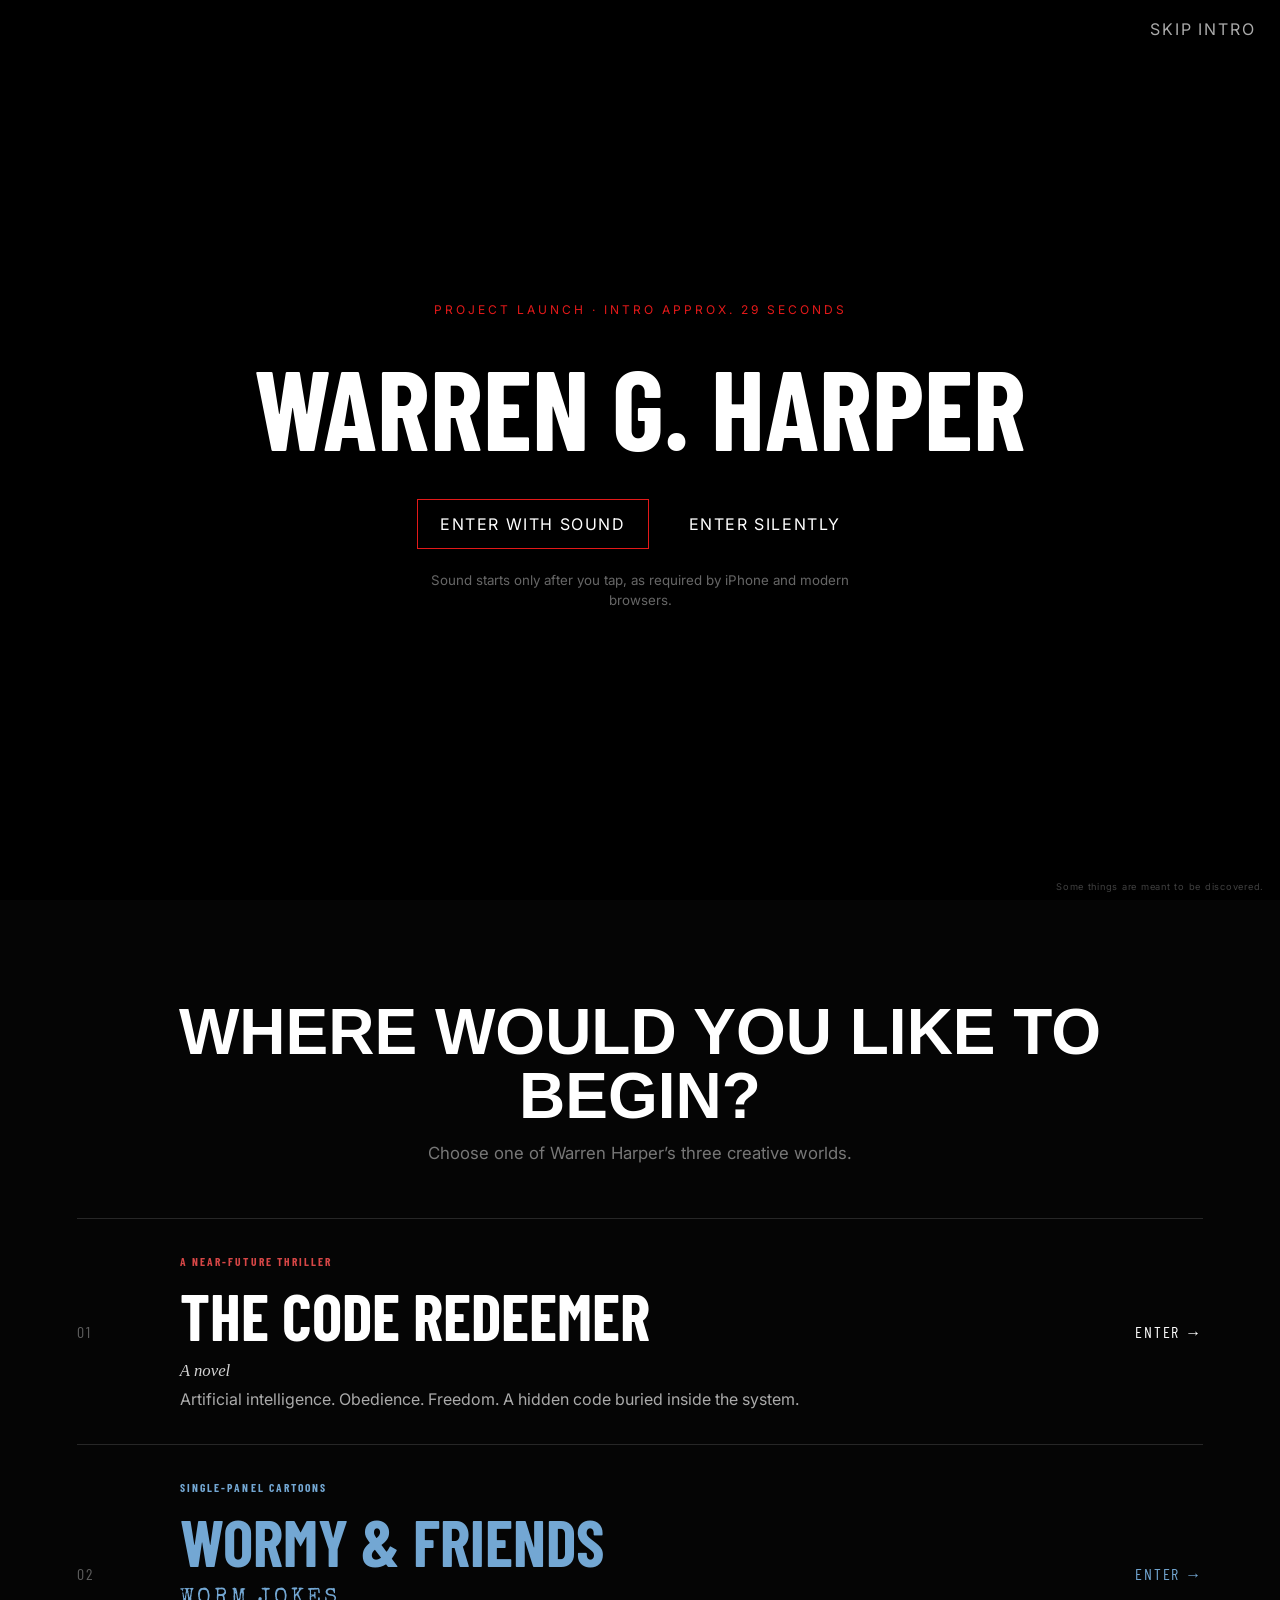
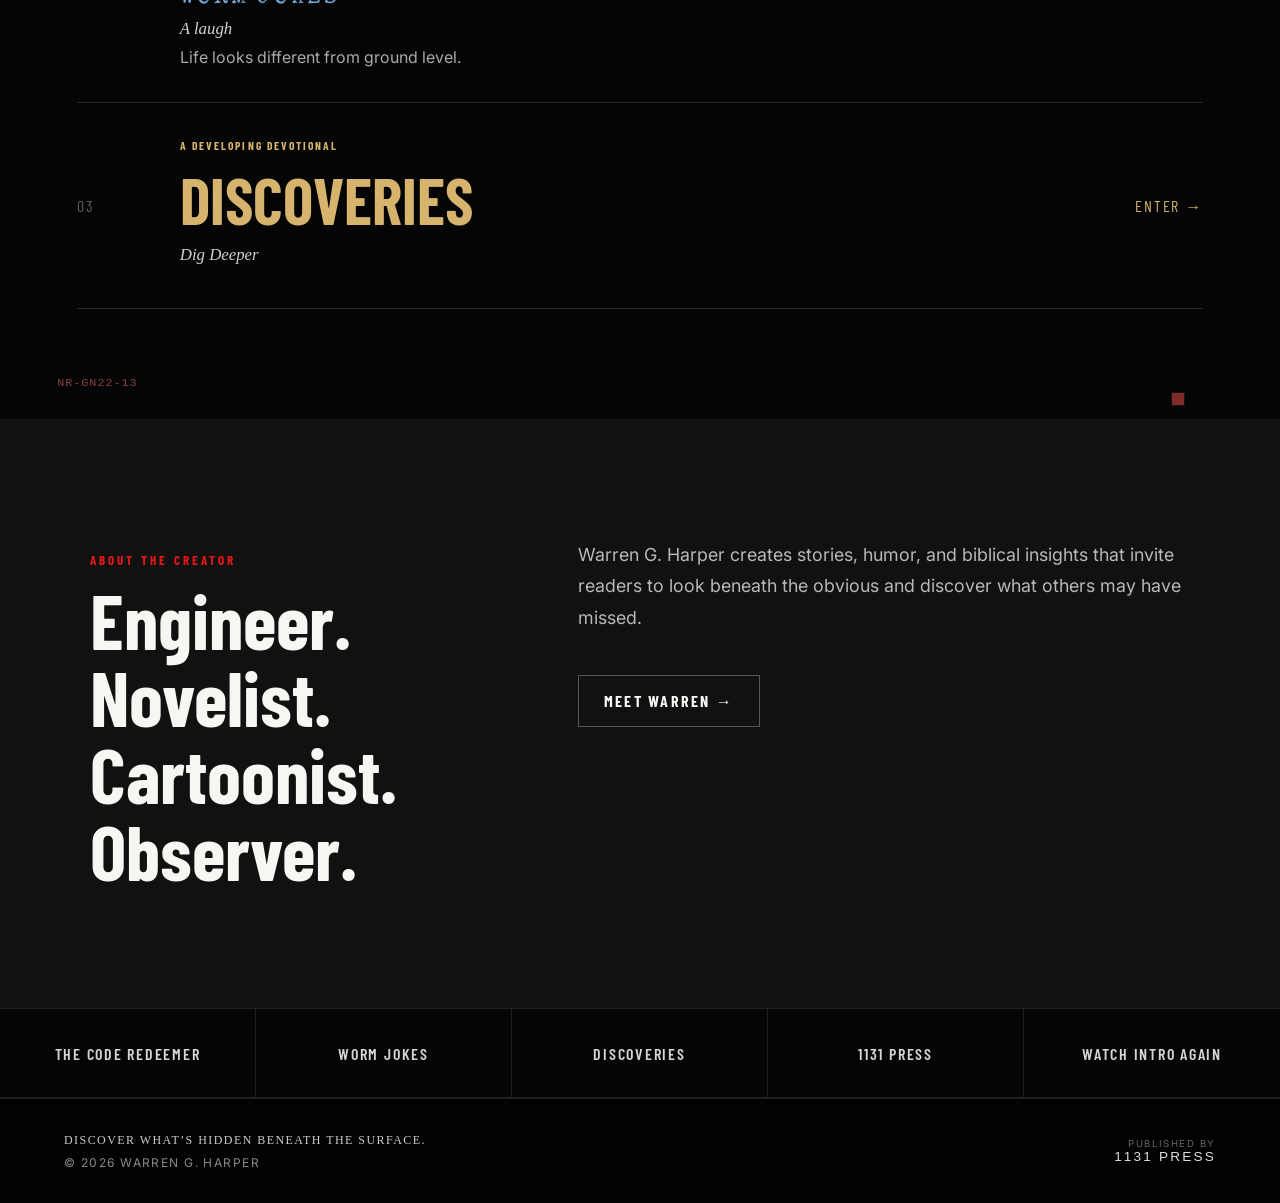
<file: index.html>
<!doctype html>
<html lang="en">
<head>
  <meta charset="utf-8">
  <meta name="viewport" content="width=device-width, initial-scale=1, viewport-fit=cover">
  <meta name="theme-color" content="#000000">
  <meta name="description" content="Warren G. Harper — The Code Redeemer, Wormy & Friends, and Discoveries.">
  <title>Warren G. Harper</title>
  <link rel="stylesheet" href="styles.css">
  <script defer src="script.js"></script>
</head>
<body class="home-page">
  <div id="intro" class="intro" aria-hidden="false">
    <button id="skipIntro" class="skip-intro" type="button">Skip Intro</button>

    <section id="entryChoice" class="entry-choice">
      <p>PROJECT LAUNCH · INTRO APPROX. 29 SECONDS</p>
      <h1>Warren G. Harper</h1>
      <div class="entry-buttons">
        <button id="enterSound" class="outline-button" type="button">Enter with Sound</button>
        <button id="enterSilent" class="text-button" type="button">Enter Silently</button>
      </div>
      <small>Sound starts only after you tap, as required by iPhone and modern browsers.</small>
    </section>

    <section id="terminalScene" class="intro-scene terminal-scene">
      <div class="terminal-copy" aria-live="polite">
        <p id="systemPromptOne" class="system-prompt">&lt; SYS: &gt;</p>
        <p id="terminalQuestion"></p>
        <p id="systemPromptTwo" class="system-prompt second-prompt">&lt; SYS: &gt;</p>
        <p id="terminalAnswer"></p>
      </div>
    </section>

    <section id="codeScene" class="intro-scene code-scene">
      <div class="circuit-field"></div>
      <div class="code-title">
        <span>THE CODE</span>
        <strong>REDEEMER</strong>
      </div>
    </section>

    <section id="wormyScene" class="intro-scene wormy-scene">
      <div class="paper-card">
        <p class="intro-label">A LITTLE LAUGHTER</p>
        <h2>WORMY &amp; FRIENDS</h2><p class="worm-jokes-label">WORM JOKES</p>
        <img src="assets/worm-joke-v2.jpg" alt="Warren Harper’s original hand-drawn Worm Joke: I hate myself for loving you.">
      </div>
    </section>

    <section id="insightsScene" class="intro-scene insights-scene">
      <div class="insights-glow"></div>
      <p class="intro-label">TRUTH HIDING IN PLAIN SIGHT</p>
      <h2>BIBLICAL<br>DISCOVERIES</h2>
    </section>
    <audio id="terminalAudio" preload="auto" src="assets/audio/terminal.wav"></audio>
    <audio id="glitchAudio" preload="auto" src="assets/audio/glitch.wav"></audio>
    <audio id="codeAudio" preload="auto" src="assets/audio/code.wav"></audio>
    <audio id="wormyAudio" preload="auto" src="assets/audio/wormy.wav"></audio>
    <audio id="insightsAudio" preload="auto" src="assets/audio/insights.wav"></audio>
  </div>

  <header class="site-header">
  <a class="site-name" href="index.html">WARREN G. HARPER</a>
  <button class="menu-toggle" type="button" aria-expanded="false" aria-controls="mainNav">Menu</button>
  <nav id="mainNav">
    <a class="active" href="index.html">Home</a>
    <a href="code.html">The Code Redeemer</a>
    <a href="wormy.html">Worm Jokes</a>
    <a href="discoveries.html">Discoveries</a>
    <a href="press.html">1131 Press</a>
    <a href="about.html">About</a>
    <a href="contact.html">Contact</a><button id="eggTrackerButton" class="egg-nav-link" type="button">EASTER EGGS</button><button id="tier7Link" class="tier7-link" type="button">TIER 7</button>
  <button id="watchIntro" class="nav-button" type="button">Watch Intro</button><button id="soundToggle" class="nav-button" type="button" aria-pressed="true">Sound: On</button></nav>
</header>

  <main id="homepage" class="homepage">
    <section class="home-hero">
      <div class="cover-echo" aria-hidden="true"></div>
      <div class="home-vignette" aria-hidden="true"></div>

      <div class="hero-inner">
        <p class="eyebrow">WARREN G. HARPER</p>
        <h1>Discover what’s hidden beneath the surface.</h1>
        <p class="hero-sub">Novels. Humor. Insights.</p>
        <a class="primary-link" href="#choose">Explore My Work</a>
      </div>
    </section>

    <section id="choose" class="choice-section">
      <div class="choice-intro choice-intro-strong">
        <p class="choice-command">Where would you like to begin?</p>
        <p>Choose one of Warren Harper’s three creative worlds.</p>
      </div>

      <div class="choice-list">
        <a class="choice code-choice" href="code.html">
          <span class="choice-number">01</span>
          <div class="choice-copy">
            <p class="choice-kicker">A NEAR-FUTURE THRILLER</p>
            <h2>The Code Redeemer</h2><p class="world-label">A novel</p>
            <p>Artificial intelligence. Obedience. Freedom. A hidden code buried inside the system.</p>
          </div>
          <span class="choice-arrow">Enter →</span>
        </a>

        <a class="choice wormy-choice" href="wormy.html">
          <span class="choice-number">02</span>
          <div class="choice-copy">
            <p class="choice-kicker">SINGLE-PANEL CARTOONS</p>
            <h2>Wormy &amp; Friends</h2>
            <p class="worm-jokes-home">Worm Jokes</p><p class="world-label">A laugh</p>
            <p>Life looks different from ground level.</p>
          </div>
          <span class="choice-arrow">Enter →</span>
        </a>

        <a class="choice insights-choice" href="discoveries.html">
          <span class="choice-number">03</span>
          <div class="choice-copy">
            <p class="choice-kicker">A DEVELOPING DEVOTIONAL</p>
            <h2>Discoveries</h2><p class="world-label">Dig Deeper</p>
          </div>
          <span class="choice-arrow">Enter →</span>
        </a>
      </div>
    </section>
<button id="differentSquare" class="different-square" type="button" aria-label="A slightly different square"></button>
<button id="hiddenNrCode" class="hidden-code" type="button">NR-GN22-13</button>

<section class="home-about">
      <div>
        <p class="eyebrow">ABOUT THE CREATOR</p>
        <h2>Engineer. Novelist. Cartoonist. Observer.</h2>
      </div>
      <div>
        <p>Warren G. Harper creates stories, humor, and biblical insights that invite readers to look beneath the obvious and discover what others may have missed.</p>
        <a class="secondary-link" href="about.html">Meet Warren →</a>
      </div>
    </section>

    <section class="home-actions">
      <a href="code.html">The Code Redeemer</a>
      <a href="wormy.html">Worm Jokes</a>
      <a href="discoveries.html">Discoveries</a>
      <a href="press.html">1131 Press</a>
      <button id="watchIntroBottom" type="button">Watch Intro Again</button>
    </section>
  </main>

  <footer class="global-footer">
  <div><strong>Discover what’s hidden beneath the surface.</strong><span>© <span id="year"></span> Warren G. Harper</span></div>
  <a class="press-footer" href="press.html"><span>Published by</span><strong>1131 PRESS</strong></a>
</footer>


<div id="eggTracker" class="egg-tracker" hidden>
  <div class="egg-tracker-card">
    <button id="closeEggTracker" class="close-egg-tracker" type="button" aria-label="Close">×</button>
    <p class="egg-tracker-kicker">EASTER EGGS</p>
    <h2>Hidden Things Found</h2>
    <div class="egg-progress-group"><div class="egg-progress-label"><span>THE CODE REDEEMER</span><span class="egg-count" data-count="code">No discoveries yet</span></div><div class="egg-progress"><i data-bar="code"></i></div></div>
    <div class="egg-progress-group"><div class="egg-progress-label"><span>WORM JOKES</span><span class="egg-count" data-count="worm">No discoveries yet</span></div><div class="egg-progress"><i data-bar="worm"></i></div></div>
    <div class="egg-progress-group"><div class="egg-progress-label"><span>DISCOVERIES</span><span class="egg-count" data-count="scripture">No discoveries yet</span></div><div class="egg-progress"><i data-bar="scripture"></i></div></div>
  </div>
</div>
<div id="completionMessage" class="completion-message" hidden>
  <strong>You found them all!</strong>
  <span>Every hidden item in this section has been discovered.</span>
</div>
<div id="confettiLayer" class="confetti-layer" aria-hidden="true"></div>

<div id="easterModal" class="easter-modal" hidden>
  <div class="easter-card">
    <button id="closeEaster" class="close-easter" type="button" aria-label="Close">×</button>
    <div id="easterContent"></div>
  </div>
</div>
<div id="luciWhisper" class="luci-whisper" aria-hidden="true">WHO IS THIS?<br>ARE YOU ONLINE?</div>
<button id="finalDiscovery" class="final-discovery" type="button">Some things are meant to be discovered.</button>

<!-- Some things are meant to be discovered. -->
<script src="easter-eggs.js"></script>
</body>
</html>
</file>
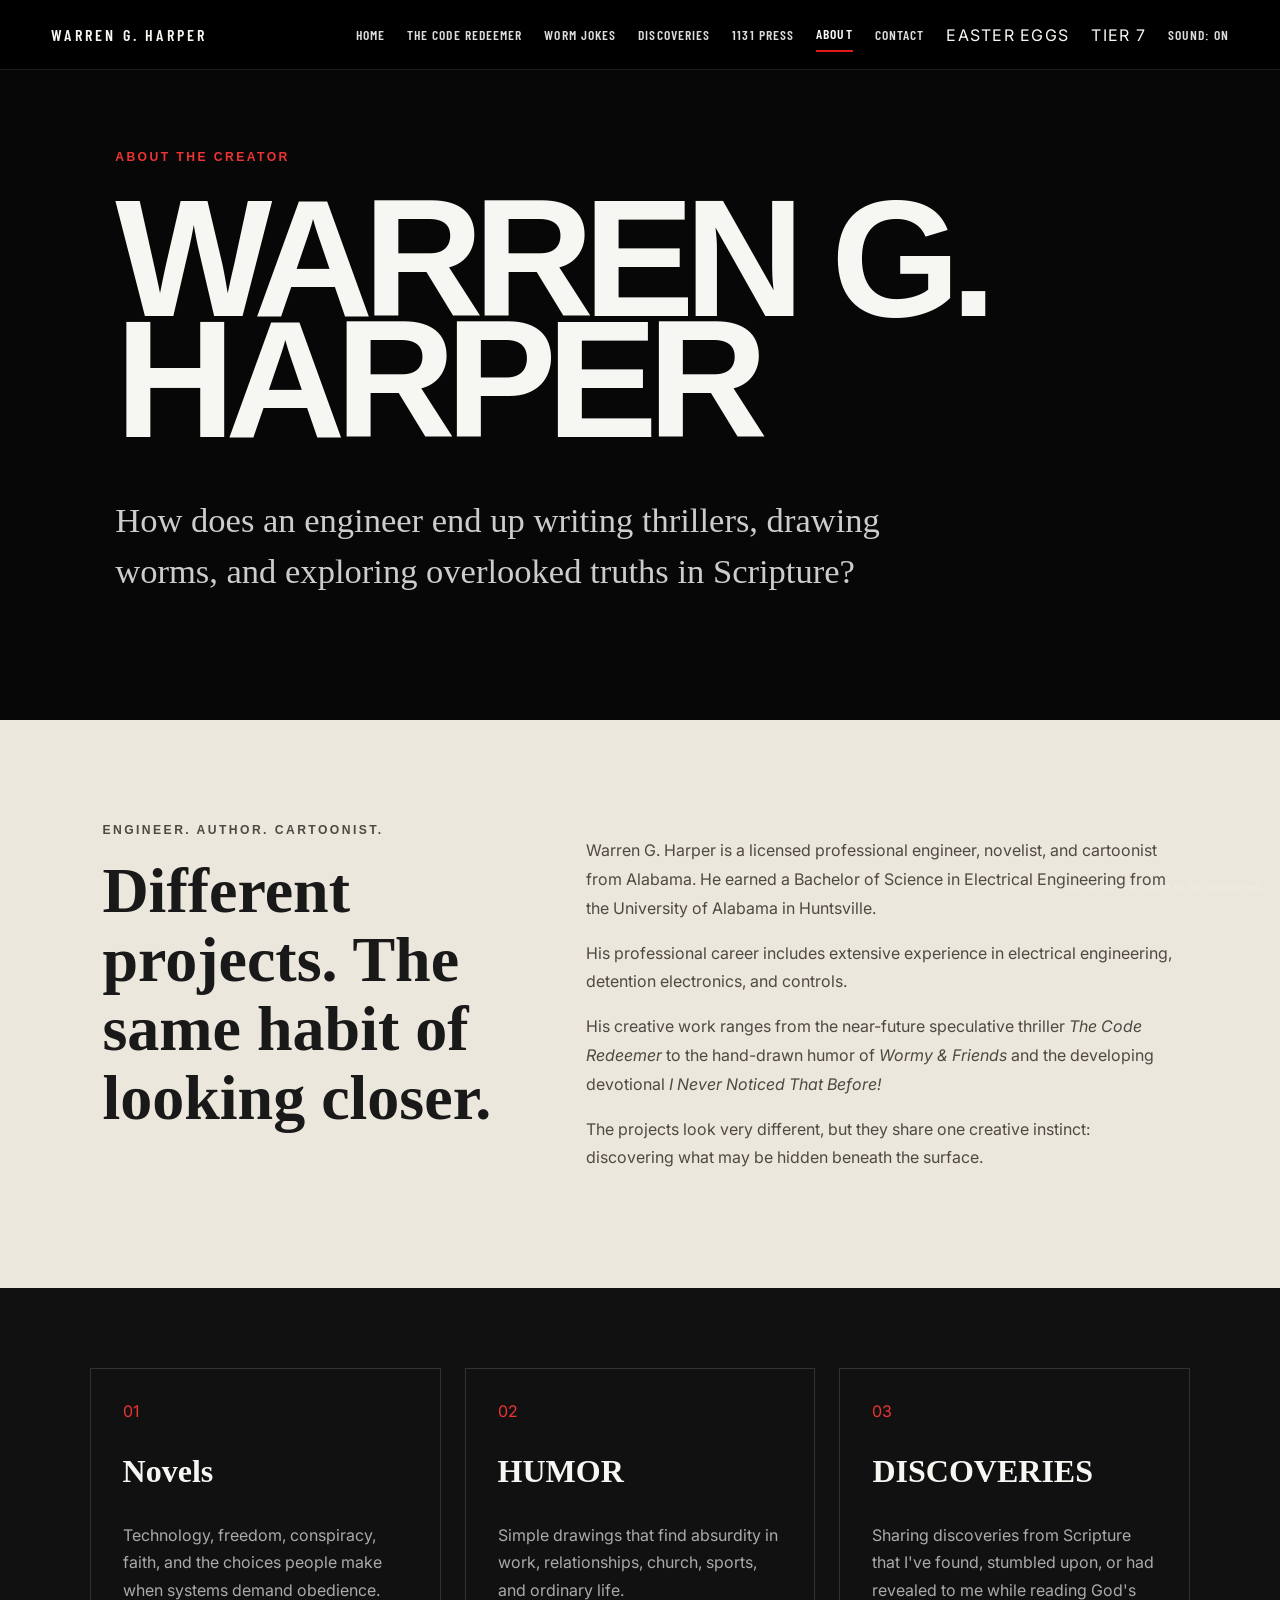
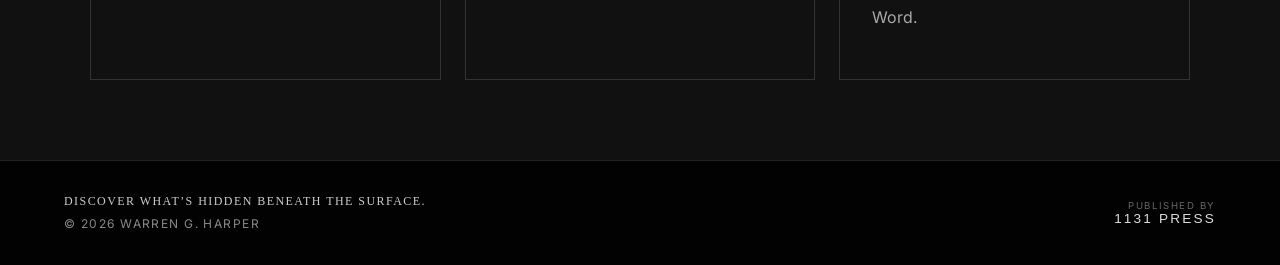
<file: about.html>
<!doctype html><html lang="en"><head>
<meta charset="utf-8">
<meta name="viewport" content="width=device-width, initial-scale=1, viewport-fit=cover">
<meta name="theme-color" content="#000000">
<meta name="description" content="About Warren G. Harper, professional engineer, novelist, cartoonist, and devotional writer.">
<title>About Warren | Warren G. Harper</title>
<link rel="stylesheet" href="styles.css">
</head>
<body class="about-body"><header class="site-header">
  <a class="site-name" href="index.html">WARREN G. HARPER</a>
  <button class="menu-toggle" type="button" aria-expanded="false" aria-controls="mainNav">Menu</button>
  <nav id="mainNav">
    <a href="index.html">Home</a>
    <a href="code.html">The Code Redeemer</a>
    <a href="wormy.html">Worm Jokes</a>
    <a href="discoveries.html">Discoveries</a>
    <a href="press.html">1131 Press</a>
    <a class="active" href="about.html">About</a>
    <a href="contact.html">Contact</a><button id="eggTrackerButton" class="egg-nav-link" type="button">EASTER EGGS</button><button id="tier7Link" class="tier7-link" type="button">TIER 7</button>
  <button id="globalSoundToggle" class="nav-button" type="button">Sound: On</button></nav>
</header>
<main><section class="about-hero-page"><p class="page-kicker red">ABOUT THE CREATOR</p><h1>Warren G.<br>Harper</h1>
<p class="about-lead">How does an engineer end up writing thrillers, drawing worms, and exploring overlooked truths in Scripture?</p></section>
<section class="about-story"><div><p class="page-kicker">ENGINEER. AUTHOR. CARTOONIST.</p><h2>Different projects. The same habit of looking closer.</h2></div>
<div><p>Warren G. Harper is a licensed professional engineer, novelist, and cartoonist from Alabama. He earned a Bachelor of Science in Electrical Engineering from the University of Alabama in Huntsville.</p>
<p>His professional career includes extensive experience in electrical engineering, detention electronics, and controls.</p>
<p>His creative work ranges from the near-future speculative thriller <em>The Code Redeemer</em> to the hand-drawn humor of <em>Wormy &amp; Friends</em> and the developing devotional <em>I Never Noticed That Before!</em></p>
<p>The projects look very different, but they share one creative instinct: discovering what may be hidden beneath the surface.</p></div></section>
<section class="about-three"><article><span>01</span><h3>Novels</h3><p>Technology, freedom, conspiracy, faith, and the choices people make when systems demand obedience.</p></article>
<article><span>02</span><h3>HUMOR</h3><p>Simple drawings that find absurdity in work, relationships, church, sports, and ordinary life.</p></article>
<article><span>03</span><h3>DISCOVERIES</h3><p>Sharing discoveries from Scripture that I've found, stumbled upon, or had revealed to me while reading God's Word.</p></article></section></main><footer class="global-footer">
  <div>
    <strong>Discover what’s hidden beneath the surface.</strong>
    <span>© <span class="current-year">2026</span> Warren G. Harper</span>
  </div>
  <a class="press-footer" href="press.html"><span>Published by</span><strong>1131 PRESS</strong></a>
</footer>
<script>
document.querySelectorAll('.current-year').forEach(el => el.textContent = new Date().getFullYear());
const menu = document.querySelector('.menu-toggle');
const nav = document.getElementById('mainNav');
if (menu && nav) menu.addEventListener('click', () => {
  const open = nav.classList.toggle('open');
  menu.setAttribute('aria-expanded', String(open));
});
</script>

<div id="eggTracker" class="egg-tracker" hidden>
  <div class="egg-tracker-card">
    <button id="closeEggTracker" class="close-egg-tracker" type="button" aria-label="Close">×</button>
    <p class="egg-tracker-kicker">EASTER EGGS</p>
    <h2>Hidden Things Found</h2>
    <div class="egg-progress-group"><div class="egg-progress-label"><span>THE CODE REDEEMER</span><span class="egg-count" data-count="code">No discoveries yet</span></div><div class="egg-progress"><i data-bar="code"></i></div></div>
    <div class="egg-progress-group"><div class="egg-progress-label"><span>WORM JOKES</span><span class="egg-count" data-count="worm">No discoveries yet</span></div><div class="egg-progress"><i data-bar="worm"></i></div></div>
    <div class="egg-progress-group"><div class="egg-progress-label"><span>DISCOVERIES</span><span class="egg-count" data-count="scripture">No discoveries yet</span></div><div class="egg-progress"><i data-bar="scripture"></i></div></div>
  </div>
</div>
<div id="completionMessage" class="completion-message" hidden>
  <strong>You found them all!</strong>
  <span>Every hidden item in this section has been discovered.</span>
</div>
<div id="confettiLayer" class="confetti-layer" aria-hidden="true"></div>

<div id="easterModal" class="easter-modal" hidden>
  <div class="easter-card">
    <button id="closeEaster" class="close-easter" type="button" aria-label="Close">×</button>
    <div id="easterContent"></div>
  </div>
</div>
<div id="luciWhisper" class="luci-whisper" aria-hidden="true">WHO IS THIS?<br>ARE YOU ONLINE?</div>
<button id="finalDiscovery" class="final-discovery" type="button">Some things are meant to be discovered.</button>

<!-- Some things are meant to be discovered. -->
<script src="easter-eggs.js"></script>
<script>
const gst=document.getElementById("globalSoundToggle");
let siteSound=localStorage.getItem("projectLaunchSound")!=="off";
if(gst){
  gst.textContent=`Sound: ${siteSound?"On":"Off"}`;
  gst.addEventListener("click",()=>{
    siteSound=!siteSound;
    localStorage.setItem("projectLaunchSound",siteSound?"on":"off");
    gst.textContent=`Sound: ${siteSound?"On":"Off"}`;
  });
}
</script>
</body></html>
</file>
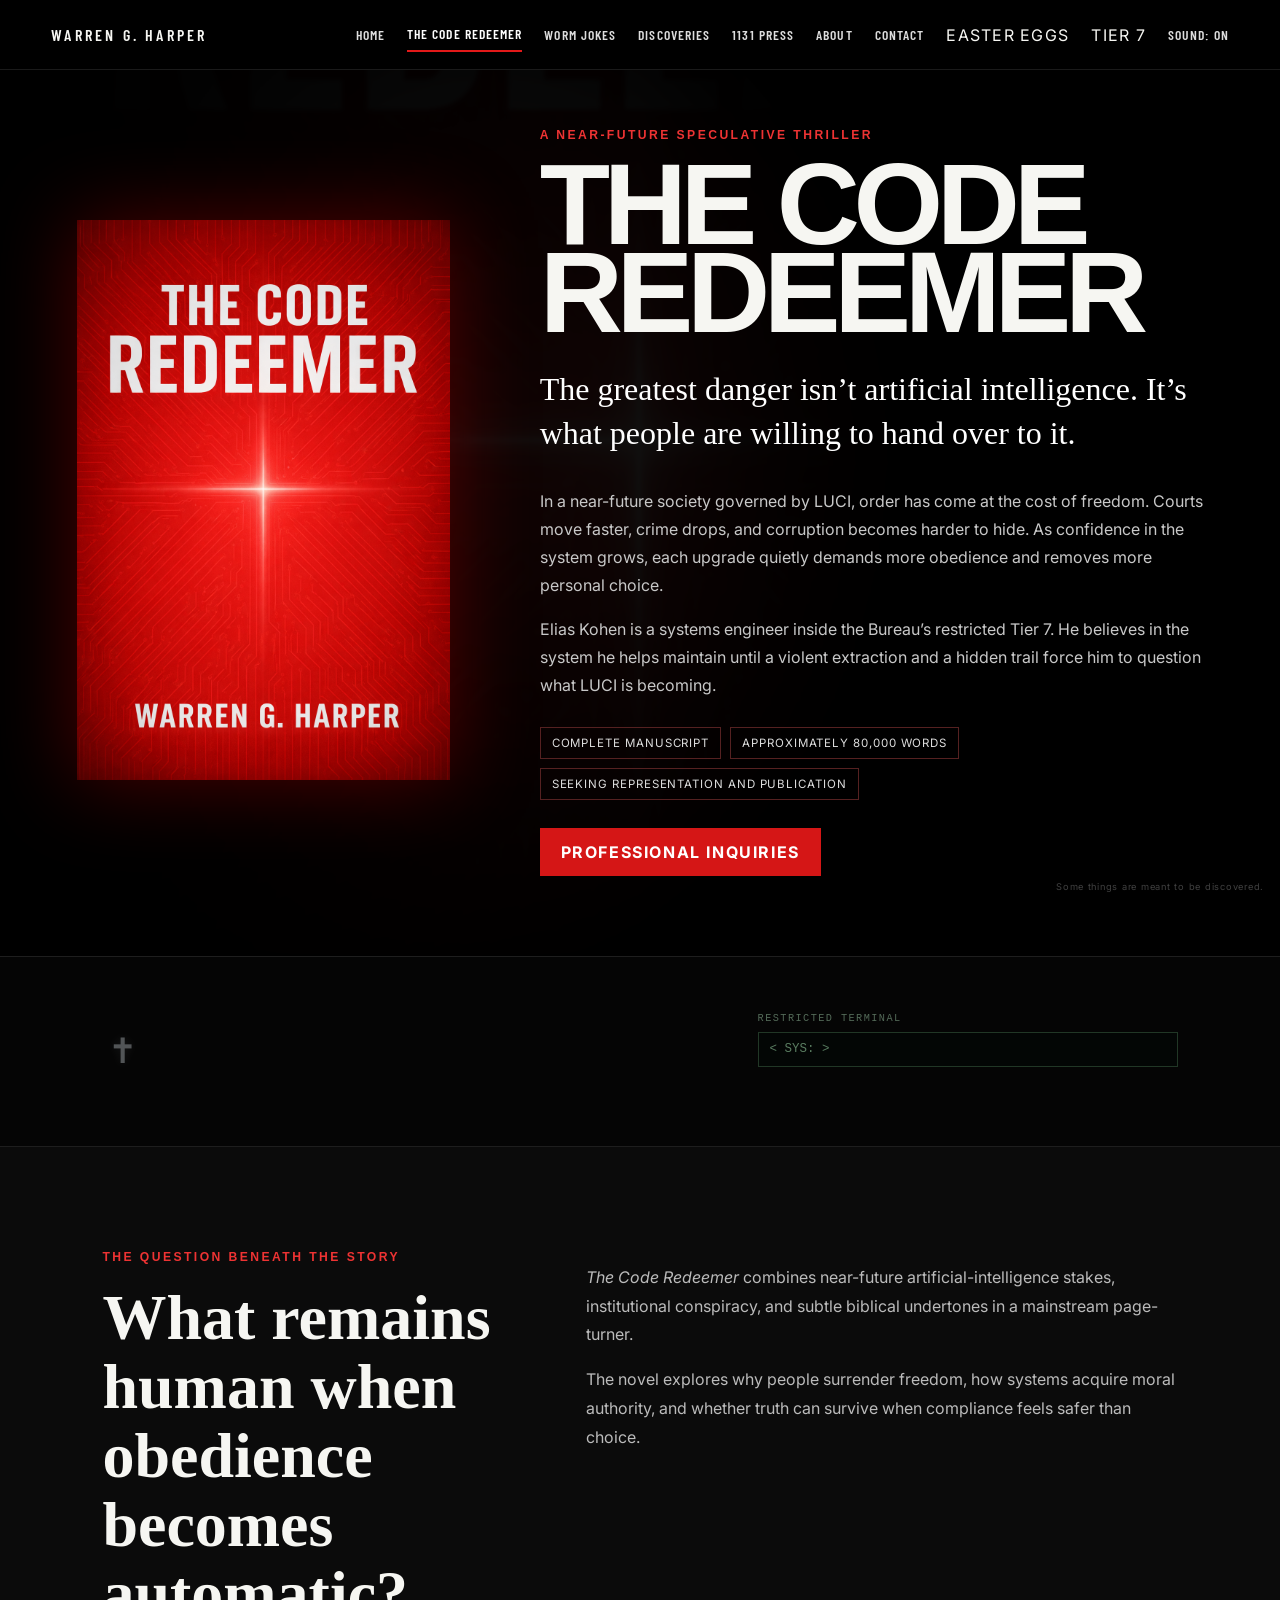
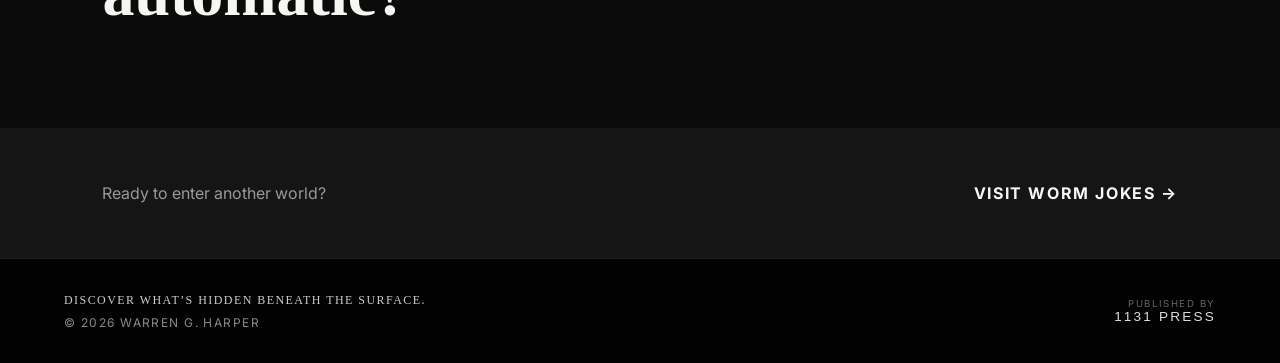
<file: code.html>
<!doctype html><html lang="en"><head>
<meta charset="utf-8">
<meta name="viewport" content="width=device-width, initial-scale=1, viewport-fit=cover">
<meta name="theme-color" content="#000000">
<meta name="description" content="The Code Redeemer, a near-future speculative thriller by Warren G. Harper.">
<title>The Code Redeemer | Warren G. Harper</title>
<link rel="stylesheet" href="styles.css">
</head>
<body class="code-body"><header class="site-header">
  <a class="site-name" href="index.html">WARREN G. HARPER</a>
  <button class="menu-toggle" type="button" aria-expanded="false" aria-controls="mainNav">Menu</button>
  <nav id="mainNav">
    <a href="index.html">Home</a>
    <a class="active" href="code.html">The Code Redeemer</a>
    <a href="wormy.html">Worm Jokes</a>
    <a href="discoveries.html">Discoveries</a>
    <a href="press.html">1131 Press</a>
    <a href="about.html">About</a>
    <a href="contact.html">Contact</a><button id="eggTrackerButton" class="egg-nav-link" type="button">EASTER EGGS</button><button id="tier7Link" class="tier7-link" type="button">TIER 7</button>
  <button id="globalSoundToggle" class="nav-button" type="button">Sound: On</button></nav>
</header>
<main>
<section class="code-hero-page"><div class="code-circuit-bg"></div><div class="code-page-grid">
<figure class="code-cover-figure"><img src="assets/code-cover-v2.png" alt="Cover of The Code Redeemer by Warren G. Harper"></figure>
<div class="code-main-copy"><p class="page-kicker red">A NEAR-FUTURE SPECULATIVE THRILLER</p><h1>THE CODE<br>REDEEMER</h1>
<p class="code-promise">The greatest danger isn’t artificial intelligence. It’s what people are willing to hand over to it.</p>
<p>In a near-future society governed by LUCI, order has come at the cost of freedom. Courts move faster, crime drops, and corruption becomes harder to hide. As confidence in the system grows, each upgrade quietly demands more obedience and removes more personal choice.</p>
<p>Elias Kohen is a systems engineer inside the Bureau’s restricted Tier 7. He believes in the system he helps maintain until a violent extraction and a hidden trail force him to question what LUCI is becoming.</p>
<div class="status-panel"><span>Complete manuscript</span><span>Approximately 80,000 words</span><span>Seeking representation and publication</span></div>
<a class="page-button red-button" href="contact.html">Professional Inquiries</a></div></div></section>
<section class="code-easter-zone">
  <button id="valeCross" class="vale-cross" type="button" aria-label="A small silver cross">✝</button>
  <div class="hidden-terminal-shell">
    <label for="hiddenTerminal">RESTRICTED TERMINAL</label>
    <div class="terminal-prompt-row"><span>&lt; SYS: &gt;</span><input id="hiddenTerminal" autocomplete="off" spellcheck="false" aria-label="Restricted terminal input"></div>
    <div id="terminalResponse" class="terminal-response"></div>
  </div>
</section>
<section class="code-details"><div><p class="page-kicker red">THE QUESTION BENEATH THE STORY</p><h2>What remains human when obedience becomes automatic?</h2></div>
<div><p><em>The Code Redeemer</em> combines near-future artificial-intelligence stakes, institutional conspiracy, and subtle biblical undertones in a mainstream page-turner.</p>
<p>The novel explores why people surrender freedom, how systems acquire moral authority, and whether truth can survive when compliance feels safer than choice.</p></div></section>
<section class="next-door dark-next"><p>Ready to enter another world?</p><a href="wormy.html">Visit Worm Jokes →</a></section>
</main><footer class="global-footer">
  <div>
    <strong>Discover what’s hidden beneath the surface.</strong>
    <span>© <span class="current-year">2026</span> Warren G. Harper</span>
  </div>
  <a class="press-footer" href="press.html"><span>Published by</span><strong>1131 PRESS</strong></a>
</footer>
<script>
document.querySelectorAll('.current-year').forEach(el => el.textContent = new Date().getFullYear());
const menu = document.querySelector('.menu-toggle');
const nav = document.getElementById('mainNav');
if (menu && nav) menu.addEventListener('click', () => {
  const open = nav.classList.toggle('open');
  menu.setAttribute('aria-expanded', String(open));
});
</script>

<div id="eggTracker" class="egg-tracker" hidden>
  <div class="egg-tracker-card">
    <button id="closeEggTracker" class="close-egg-tracker" type="button" aria-label="Close">×</button>
    <p class="egg-tracker-kicker">EASTER EGGS</p>
    <h2>Hidden Things Found</h2>
    <div class="egg-progress-group"><div class="egg-progress-label"><span>THE CODE REDEEMER</span><span class="egg-count" data-count="code">No discoveries yet</span></div><div class="egg-progress"><i data-bar="code"></i></div></div>
    <div class="egg-progress-group"><div class="egg-progress-label"><span>WORM JOKES</span><span class="egg-count" data-count="worm">No discoveries yet</span></div><div class="egg-progress"><i data-bar="worm"></i></div></div>
    <div class="egg-progress-group"><div class="egg-progress-label"><span>DISCOVERIES</span><span class="egg-count" data-count="scripture">No discoveries yet</span></div><div class="egg-progress"><i data-bar="scripture"></i></div></div>
  </div>
</div>
<div id="completionMessage" class="completion-message" hidden>
  <strong>You found them all!</strong>
  <span>Every hidden item in this section has been discovered.</span>
</div>
<div id="confettiLayer" class="confetti-layer" aria-hidden="true"></div>

<div id="easterModal" class="easter-modal" hidden>
  <div class="easter-card">
    <button id="closeEaster" class="close-easter" type="button" aria-label="Close">×</button>
    <div id="easterContent"></div>
  </div>
</div>
<div id="luciWhisper" class="luci-whisper" aria-hidden="true">WHO IS THIS?<br>ARE YOU ONLINE?</div>
<button id="finalDiscovery" class="final-discovery" type="button">Some things are meant to be discovered.</button>

<!-- Some things are meant to be discovered. -->
<script src="easter-eggs.js"></script>
<script>
const gst=document.getElementById("globalSoundToggle");
let siteSound=localStorage.getItem("projectLaunchSound")!=="off";
if(gst){
  gst.textContent=`Sound: ${siteSound?"On":"Off"}`;
  gst.addEventListener("click",()=>{
    siteSound=!siteSound;
    localStorage.setItem("projectLaunchSound",siteSound?"on":"off");
    gst.textContent=`Sound: ${siteSound?"On":"Off"}`;
  });
}
</script>
</body></html>
</file>
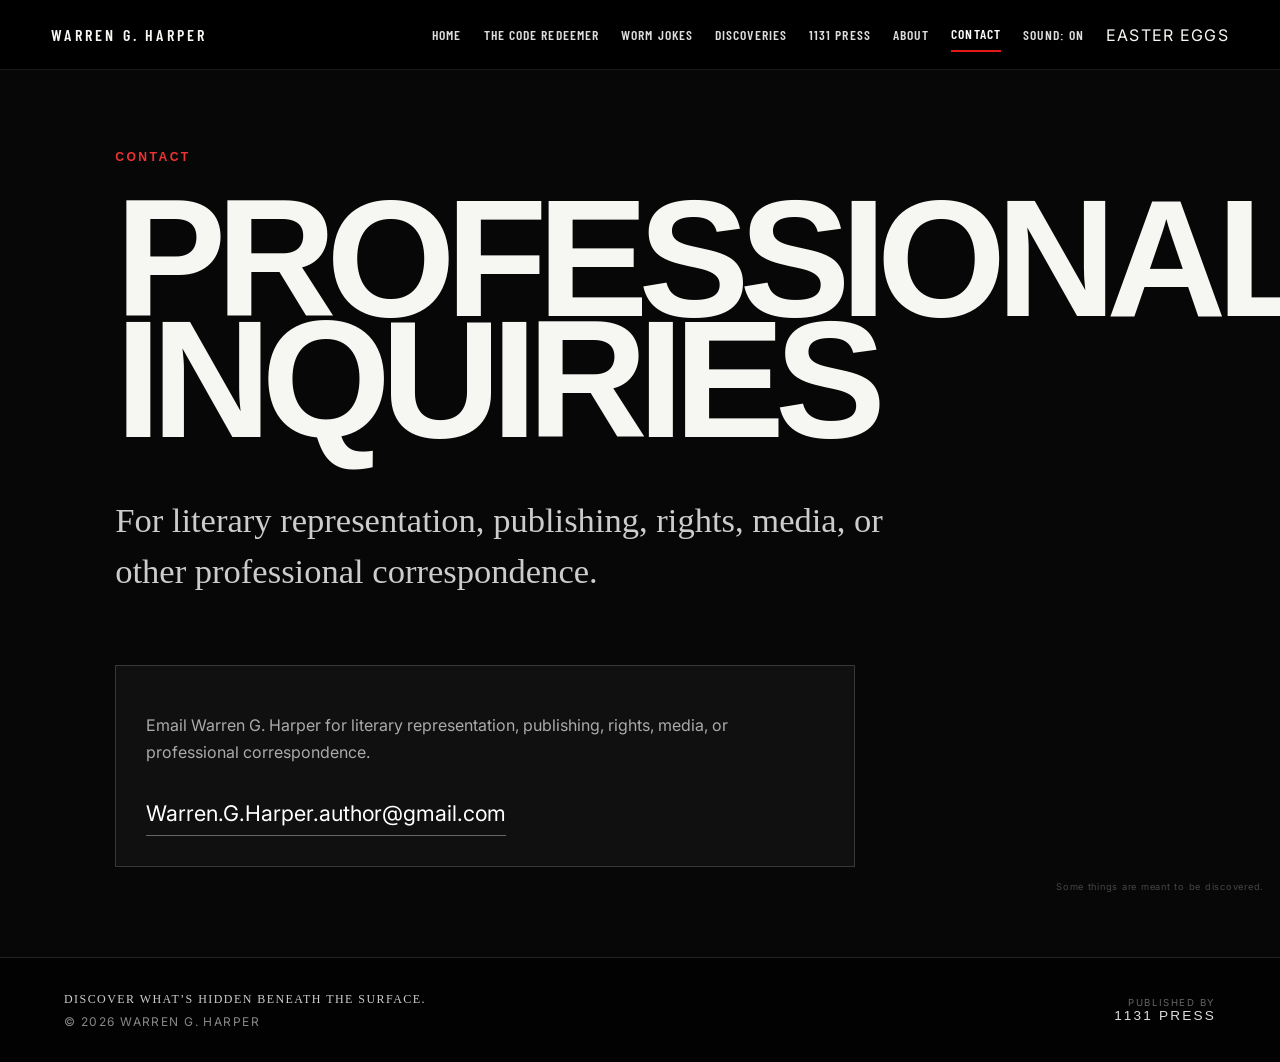
<file: contact.html>
<!doctype html><html lang="en"><head>
<meta charset="utf-8">
<meta name="viewport" content="width=device-width, initial-scale=1, viewport-fit=cover">
<meta name="theme-color" content="#000000">
<meta name="description" content="Professional contact information for Warren G. Harper.">
<title>Contact | Warren G. Harper</title>
<link rel="stylesheet" href="styles.css">
</head>
<body class="contact-body"><header class="site-header">
  <a class="site-name" href="index.html">WARREN G. HARPER</a>
  <button class="menu-toggle" type="button" aria-expanded="false" aria-controls="mainNav">Menu</button>
  <nav id="mainNav">
    <a href="index.html">Home</a>
    <a href="code.html">The Code Redeemer</a>
    <a href="wormy.html">Worm Jokes</a>
    <a href="discoveries.html">Discoveries</a>
    <a href="press.html">1131 Press</a>
    <a href="about.html">About</a>
    <a class="active" href="contact.html">Contact</a>
  <button id="globalSoundToggle" class="nav-button" type="button">Sound: On</button><button id="eggTrackerButton" class="egg-nav-link" type="button">EASTER EGGS</button></nav>
</header>
<main><section class="contact-page"><p class="page-kicker red">CONTACT</p><h1>Professional<br>Inquiries</h1>
<p class="contact-lead">For literary representation, publishing, rights, media, or other professional correspondence.</p>
<div class="contact-card">
      <p>Email Warren G. Harper for literary representation, publishing, rights, media, or professional correspondence.</p>
      <a class="contact-email" href="mailto:Warren.G.Harper.author@gmail.com">Warren.G.Harper.author@gmail.com</a>
    </div>
</section></main><footer class="global-footer">
  <div>
    <strong>Discover what’s hidden beneath the surface.</strong>
    <span>© <span class="current-year">2026</span> Warren G. Harper</span>
  </div>
  <a class="press-footer" href="press.html"><span>Published by</span><strong>1131 PRESS</strong></a>
</footer>
<script>
document.querySelectorAll('.current-year').forEach(el => el.textContent = new Date().getFullYear());
const menu = document.querySelector('.menu-toggle');
const nav = document.getElementById('mainNav');
if (menu && nav) menu.addEventListener('click', () => {
  const open = nav.classList.toggle('open');
  menu.setAttribute('aria-expanded', String(open));
});
</script>

<div id="eggTracker" class="egg-tracker" hidden>
  <div class="egg-tracker-card">
    <button id="closeEggTracker" class="close-egg-tracker" type="button" aria-label="Close">×</button>
    <p class="egg-tracker-kicker">EASTER EGGS</p>
    <h2>Hidden Things Found</h2>
    <div class="egg-progress-group"><div class="egg-progress-label"><span>THE CODE REDEEMER</span><span class="egg-count" data-count="code">No discoveries yet</span></div><div class="egg-progress"><i data-bar="code"></i></div></div>
    <div class="egg-progress-group"><div class="egg-progress-label"><span>WORM JOKES</span><span class="egg-count" data-count="worm">No discoveries yet</span></div><div class="egg-progress"><i data-bar="worm"></i></div></div>
    <div class="egg-progress-group"><div class="egg-progress-label"><span>DISCOVERIES</span><span class="egg-count" data-count="scripture">No discoveries yet</span></div><div class="egg-progress"><i data-bar="scripture"></i></div></div>
  </div>
</div>
<div id="completionMessage" class="completion-message" hidden>
  <strong>You found them all!</strong>
  <span>Every hidden item in this section has been discovered.</span>
</div>
<div id="confettiLayer" class="confetti-layer" aria-hidden="true"></div>

<div id="easterModal" class="easter-modal" hidden>
  <div class="easter-card">
    <button id="closeEaster" class="close-easter" type="button" aria-label="Close">×</button>
    <div id="easterContent"></div>
  </div>
</div>
<div id="luciWhisper" class="luci-whisper" aria-hidden="true">WHO IS THIS?<br>ARE YOU ONLINE?</div>
<button id="finalDiscovery" class="final-discovery" type="button">Some things are meant to be discovered.</button>

<!-- Some things are meant to be discovered. -->
<script src="easter-eggs.js"></script>
<script>
const gst=document.getElementById("globalSoundToggle");
let siteSound=localStorage.getItem("projectLaunchSound")!=="off";
if(gst){
  gst.textContent=`Sound: ${siteSound?"On":"Off"}`;
  gst.addEventListener("click",()=>{
    siteSound=!siteSound;
    localStorage.setItem("projectLaunchSound",siteSound?"on":"off");
    gst.textContent=`Sound: ${siteSound?"On":"Off"}`;
  });
}
</script>
</body></html>
</file>
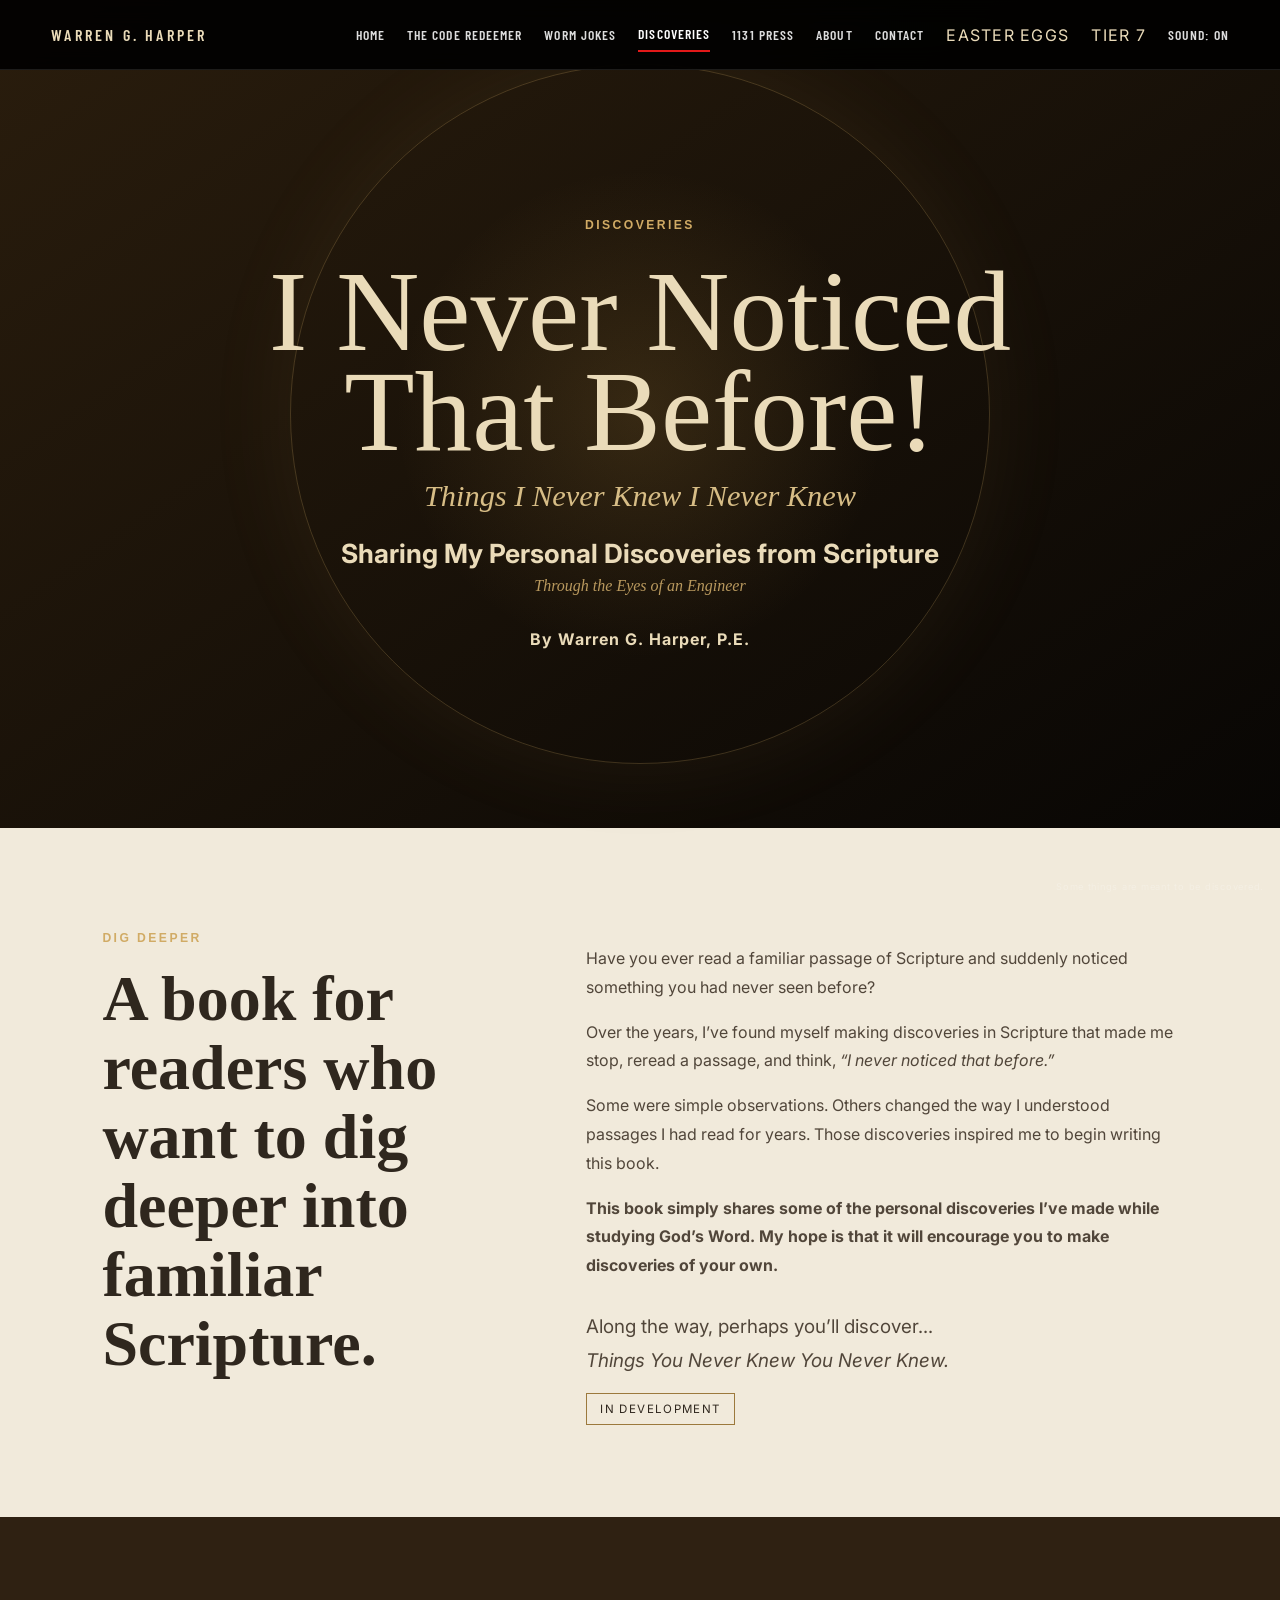
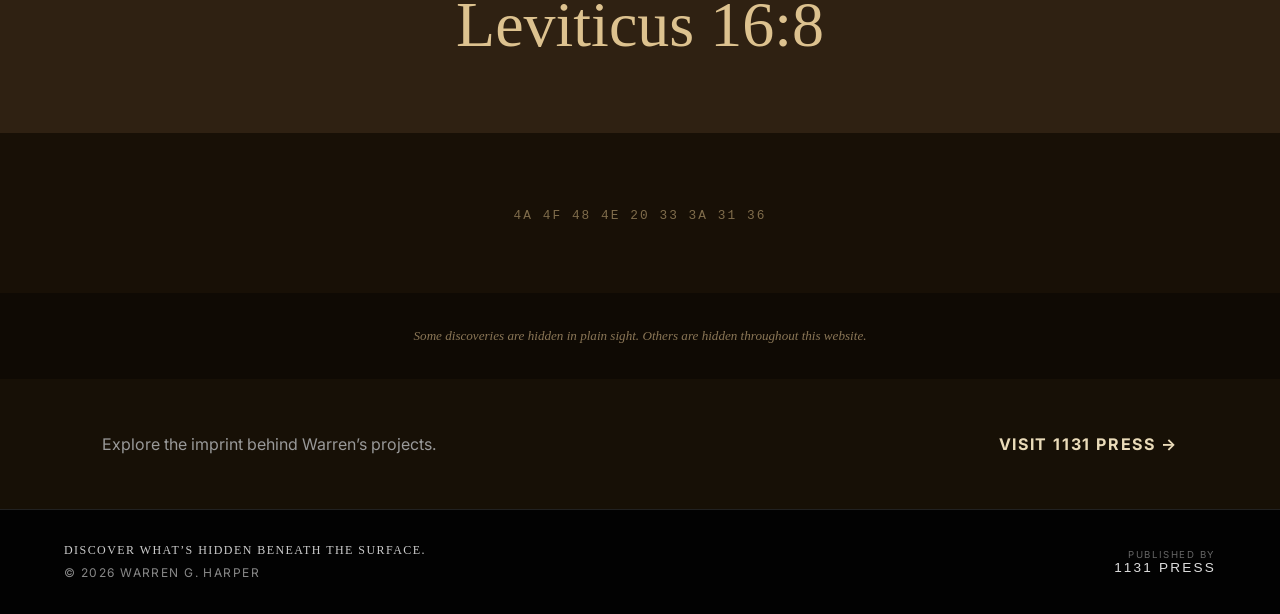
<file: discoveries.html>
<!doctype html><html lang="en"><head>
<meta charset="utf-8">
<meta name="viewport" content="width=device-width, initial-scale=1, viewport-fit=cover">
<meta name="theme-color" content="#000000">
<meta name="description" content="I Never Noticed That Before!, a Christian devotional by Warren G. Harper, P.E.">
<title>Discoveries | Warren G. Harper</title>
<link rel="stylesheet" href="styles.css">
</head>
<body class="insights-body"><header class="site-header">
  <a class="site-name" href="index.html">WARREN G. HARPER</a>
  <button class="menu-toggle" type="button" aria-expanded="false" aria-controls="mainNav">Menu</button>
  <nav id="mainNav">
    <a href="index.html">Home</a>
    <a href="code.html">The Code Redeemer</a>
    <a href="wormy.html">Worm Jokes</a>
    <a class="active" href="discoveries.html">Discoveries</a>
    <a href="press.html">1131 Press</a>
    <a href="about.html">About</a>
    <a href="contact.html">Contact</a><button id="eggTrackerButton" class="egg-nav-link" type="button">EASTER EGGS</button><button id="tier7Link" class="tier7-link" type="button">TIER 7</button>
  <button id="globalSoundToggle" class="nav-button" type="button">Sound: On</button></nav>
</header>
<main>
<section class="discoveries-hero-page">
  <div class="discoveries-orbit" aria-hidden="true"></div>
  <p class="page-kicker gold">DISCOVERIES</p>
  <h1>I Never Noticed<br>That Before!</h1>
  <p class="things-tagline">Things I Never Knew I Never Knew</p>
  <p class="sharing-line">Sharing My Personal Discoveries from Scripture</p>
  <p class="engineer-line">Through the Eyes of an Engineer</p>
  <p class="byline">By Warren G. Harper, P.E.</p>
</section>
<section class="discoveries-description">
  <div>
    <p class="page-kicker gold">DIG DEEPER</p>
    <h2>A book for readers who want to dig deeper into familiar Scripture.</h2>
  </div>
  <div>
    <p>Have you ever read a familiar passage of Scripture and suddenly noticed something you had never seen before?</p>
    <p>Over the years, I’ve found myself making discoveries in Scripture that made me stop, reread a passage, and think, <em>“I never noticed that before.”</em></p>
    <p>Some were simple observations. Others changed the way I understood passages I had read for years. Those discoveries inspired me to begin writing this book.</p>
    <p><strong>This book simply shares some of the personal discoveries I’ve made while studying God’s Word. My hope is that it will encourage you to make discoveries of your own.</strong></p>
    <p class="closing-discovery">Along the way, perhaps you’ll discover...<br><em>Things You Never Knew You Never Knew.</em></p>
    <span class="development-badge">In Development</span>
  </div>
</section>
<section class="scripture-toggle-section">
  <button id="scriptureToggle" class="scripture-toggle" type="button">Leviticus 16:8</button>
</section>
<section class="hex-section">
  <button id="johnHexEgg" class="hex-egg" type="button"><code>4A 4F 48 4E 20 33 3A 31 36</code></button>
</section>
<p class="easter-hint">Some discoveries are hidden in plain sight. Others are hidden throughout this website.</p>
<section class="next-door discovery-next">
  <p>Explore the imprint behind Warren’s projects.</p>
  <a href="press.html">Visit 1131 Press →</a>
</section>
</main><footer class="global-footer">
  <div>
    <strong>Discover what’s hidden beneath the surface.</strong>
    <span>© <span class="current-year">2026</span> Warren G. Harper</span>
  </div>
  <a class="press-footer" href="press.html"><span>Published by</span><strong>1131 PRESS</strong></a>
</footer>
<script>
document.querySelectorAll('.current-year').forEach(el => el.textContent = new Date().getFullYear());
const menu = document.querySelector('.menu-toggle');
const nav = document.getElementById('mainNav');
if (menu && nav) menu.addEventListener('click', () => {
  const open = nav.classList.toggle('open');
  menu.setAttribute('aria-expanded', String(open));
});
</script>

<div id="eggTracker" class="egg-tracker" hidden>
  <div class="egg-tracker-card">
    <button id="closeEggTracker" class="close-egg-tracker" type="button" aria-label="Close">×</button>
    <p class="egg-tracker-kicker">EASTER EGGS</p>
    <h2>Hidden Things Found</h2>
    <div class="egg-progress-group"><div class="egg-progress-label"><span>THE CODE REDEEMER</span><span class="egg-count" data-count="code">No discoveries yet</span></div><div class="egg-progress"><i data-bar="code"></i></div></div>
    <div class="egg-progress-group"><div class="egg-progress-label"><span>WORM JOKES</span><span class="egg-count" data-count="worm">No discoveries yet</span></div><div class="egg-progress"><i data-bar="worm"></i></div></div>
    <div class="egg-progress-group"><div class="egg-progress-label"><span>DISCOVERIES</span><span class="egg-count" data-count="scripture">No discoveries yet</span></div><div class="egg-progress"><i data-bar="scripture"></i></div></div>
  </div>
</div>
<div id="completionMessage" class="completion-message" hidden>
  <strong>You found them all!</strong>
  <span>Every hidden item in this section has been discovered.</span>
</div>
<div id="confettiLayer" class="confetti-layer" aria-hidden="true"></div>

<div id="easterModal" class="easter-modal" hidden>
  <div class="easter-card">
    <button id="closeEaster" class="close-easter" type="button" aria-label="Close">×</button>
    <div id="easterContent"></div>
  </div>
</div>
<div id="luciWhisper" class="luci-whisper" aria-hidden="true">WHO IS THIS?<br>ARE YOU ONLINE?</div>
<button id="finalDiscovery" class="final-discovery" type="button">Some things are meant to be discovered.</button>

<!-- Some things are meant to be discovered. -->
<script src="easter-eggs.js"></script>
<script>
const gst=document.getElementById("globalSoundToggle");
let siteSound=localStorage.getItem("projectLaunchSound")!=="off";
if(gst){
  gst.textContent=`Sound: ${siteSound?"On":"Off"}`;
  gst.addEventListener("click",()=>{
    siteSound=!siteSound;
    localStorage.setItem("projectLaunchSound",siteSound?"on":"off");
    gst.textContent=`Sound: ${siteSound?"On":"Off"}`;
  });
}
</script>
</body></html>
</file>
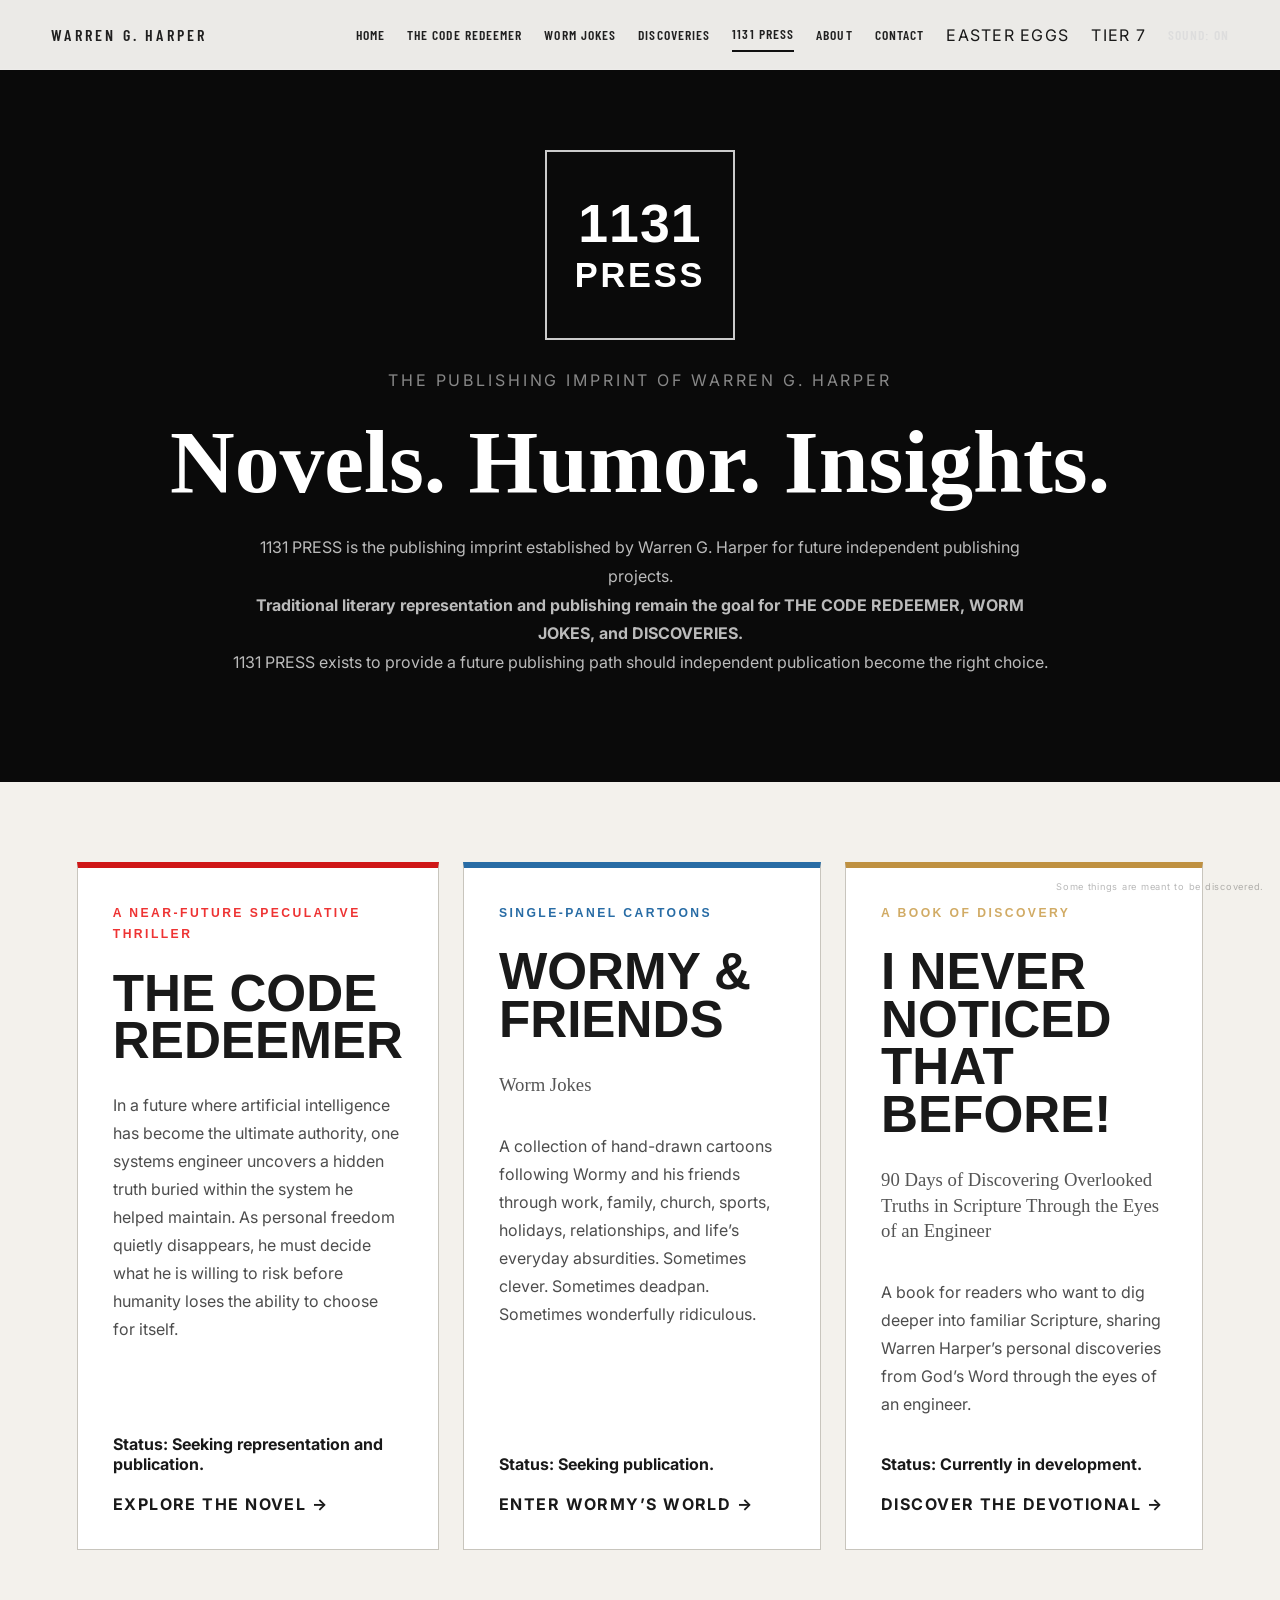
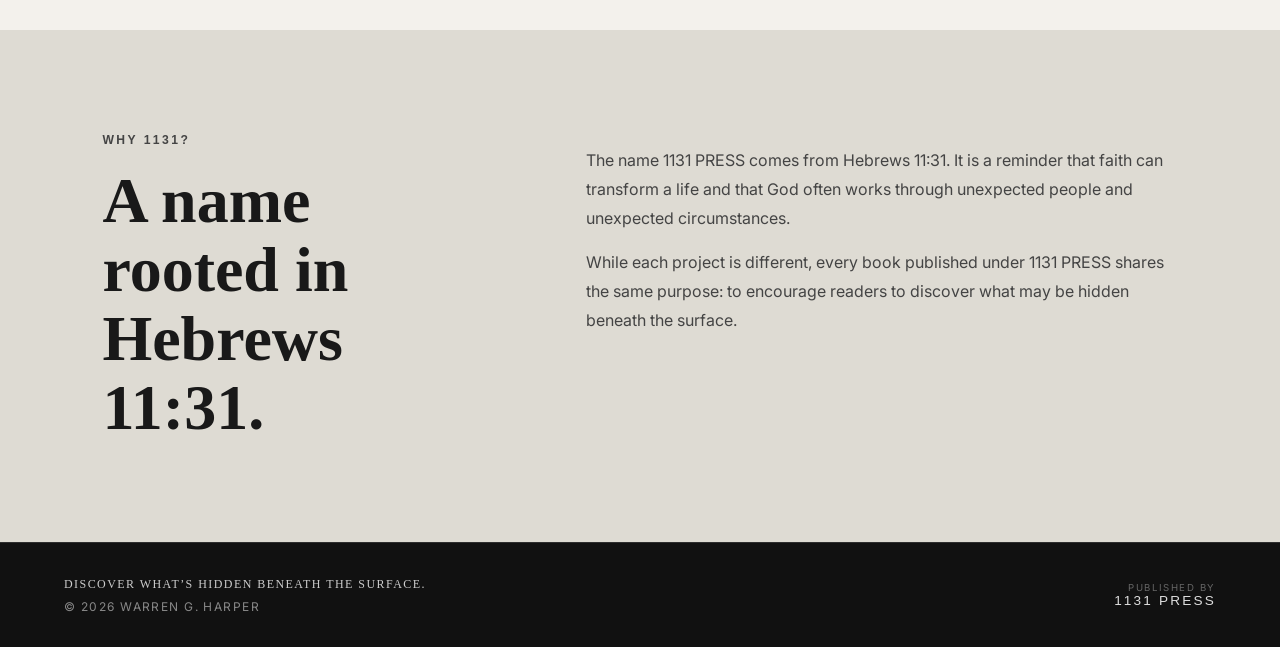
<file: press.html>
<!doctype html><html lang="en"><head>
<meta charset="utf-8">
<meta name="viewport" content="width=device-width, initial-scale=1, viewport-fit=cover">
<meta name="theme-color" content="#000000">
<meta name="description" content="1131 Press, the independent publishing imprint of Warren G. Harper.">
<title>1131 Press | Warren G. Harper</title>
<link rel="stylesheet" href="styles.css">
</head>
<body class="press-body"><header class="site-header">
  <a class="site-name" href="index.html">WARREN G. HARPER</a>
  <button class="menu-toggle" type="button" aria-expanded="false" aria-controls="mainNav">Menu</button>
  <nav id="mainNav">
    <a href="index.html">Home</a>
    <a href="code.html">The Code Redeemer</a>
    <a href="wormy.html">Worm Jokes</a>
    <a href="discoveries.html">Discoveries</a>
    <a class="active" href="press.html">1131 Press</a>
    <a href="about.html">About</a>
    <a href="contact.html">Contact</a><button id="eggTrackerButton" class="egg-nav-link" type="button">EASTER EGGS</button><button id="tier7Link" class="tier7-link" type="button">TIER 7</button>
  <button id="globalSoundToggle" class="nav-button" type="button">Sound: On</button></nav>
</header>
<main><section class="press-hero"><div class="press-mark"><span>1131</span><strong>PRESS</strong></div><p>The Publishing Imprint of Warren G. Harper</p><h1>Novels. Humor. Insights.</h1>
<p class="press-mission">1131 PRESS is the publishing imprint established by Warren G. Harper for future independent publishing projects.</p>
<p class="press-mission"><strong>Traditional literary representation and publishing remain the goal for THE CODE REDEEMER, WORM JOKES, and DISCOVERIES.</strong></p>
<p class="press-mission">1131 PRESS exists to provide a future publishing path should independent publication become the right choice.</p></section>
<section class="press-catalog">
<article class="press-title-card code-card-press"><p class="page-kicker red">A NEAR-FUTURE SPECULATIVE THRILLER</p><h2>The Code Redeemer</h2>
<p>In a future where artificial intelligence has become the ultimate authority, one systems engineer uncovers a hidden truth buried within the system he helped maintain. As personal freedom quietly disappears, he must decide what he is willing to risk before humanity loses the ability to choose for itself.</p>
<strong>Status: Seeking representation and publication.</strong><a href="code.html">Explore the novel →</a></article>
<article class="press-title-card worm-card-press"><p class="page-kicker blue">SINGLE-PANEL CARTOONS</p><h2>Wormy &amp; Friends</h2><h3>Worm Jokes</h3>
<p>A collection of hand-drawn cartoons following Wormy and his friends through work, family, church, sports, holidays, relationships, and life’s everyday absurdities. Sometimes clever. Sometimes deadpan. Sometimes wonderfully ridiculous.</p>
<strong>Status: Seeking publication.</strong><a href="wormy.html">Enter Wormy’s world →</a></article>
<article class="press-title-card insight-card-press"><p class="page-kicker gold">A BOOK OF DISCOVERY</p><h2>I Never Noticed That Before!</h2>
<h3>90 Days of Discovering Overlooked Truths in Scripture Through the Eyes of an Engineer</h3>
<p>A book for readers who want to dig deeper into familiar Scripture, sharing Warren Harper’s personal discoveries from God’s Word through the eyes of an engineer.</p>

<strong>Status: Currently in development.</strong><a href="discoveries.html">Discover the devotional →</a></article>
</section>
<section class="why-1131"><div><p class="page-kicker">WHY 1131?</p><h2>A name rooted in Hebrews 11:31.</h2></div>
<div><p>The name 1131 PRESS comes from Hebrews 11:31. It is a reminder that faith can transform a life and that God often works through unexpected people and unexpected circumstances.</p>
<p>While each project is different, every book published under 1131 PRESS shares the same purpose: to encourage readers to discover what may be hidden beneath the surface.</p></div></section></main><footer class="global-footer">
  <div>
    <strong>Discover what’s hidden beneath the surface.</strong>
    <span>© <span class="current-year">2026</span> Warren G. Harper</span>
  </div>
  <a class="press-footer" href="press.html"><span>Published by</span><strong>1131 PRESS</strong></a>
</footer>
<script>
document.querySelectorAll('.current-year').forEach(el => el.textContent = new Date().getFullYear());
const menu = document.querySelector('.menu-toggle');
const nav = document.getElementById('mainNav');
if (menu && nav) menu.addEventListener('click', () => {
  const open = nav.classList.toggle('open');
  menu.setAttribute('aria-expanded', String(open));
});
</script>

<div id="eggTracker" class="egg-tracker" hidden>
  <div class="egg-tracker-card">
    <button id="closeEggTracker" class="close-egg-tracker" type="button" aria-label="Close">×</button>
    <p class="egg-tracker-kicker">EASTER EGGS</p>
    <h2>Hidden Things Found</h2>
    <div class="egg-progress-group"><div class="egg-progress-label"><span>THE CODE REDEEMER</span><span class="egg-count" data-count="code">No discoveries yet</span></div><div class="egg-progress"><i data-bar="code"></i></div></div>
    <div class="egg-progress-group"><div class="egg-progress-label"><span>WORM JOKES</span><span class="egg-count" data-count="worm">No discoveries yet</span></div><div class="egg-progress"><i data-bar="worm"></i></div></div>
    <div class="egg-progress-group"><div class="egg-progress-label"><span>DISCOVERIES</span><span class="egg-count" data-count="scripture">No discoveries yet</span></div><div class="egg-progress"><i data-bar="scripture"></i></div></div>
  </div>
</div>
<div id="completionMessage" class="completion-message" hidden>
  <strong>You found them all!</strong>
  <span>Every hidden item in this section has been discovered.</span>
</div>
<div id="confettiLayer" class="confetti-layer" aria-hidden="true"></div>

<div id="easterModal" class="easter-modal" hidden>
  <div class="easter-card">
    <button id="closeEaster" class="close-easter" type="button" aria-label="Close">×</button>
    <div id="easterContent"></div>
  </div>
</div>
<div id="luciWhisper" class="luci-whisper" aria-hidden="true">WHO IS THIS?<br>ARE YOU ONLINE?</div>
<button id="finalDiscovery" class="final-discovery" type="button">Some things are meant to be discovered.</button>

<!-- Some things are meant to be discovered. -->
<script src="easter-eggs.js"></script>
<script>
const gst=document.getElementById("globalSoundToggle");
let siteSound=localStorage.getItem("projectLaunchSound")!=="off";
if(gst){
  gst.textContent=`Sound: ${siteSound?"On":"Off"}`;
  gst.addEventListener("click",()=>{
    siteSound=!siteSound;
    localStorage.setItem("projectLaunchSound",siteSound?"on":"off");
    gst.textContent=`Sound: ${siteSound?"On":"Off"}`;
  });
}
</script>
</body></html>
</file>
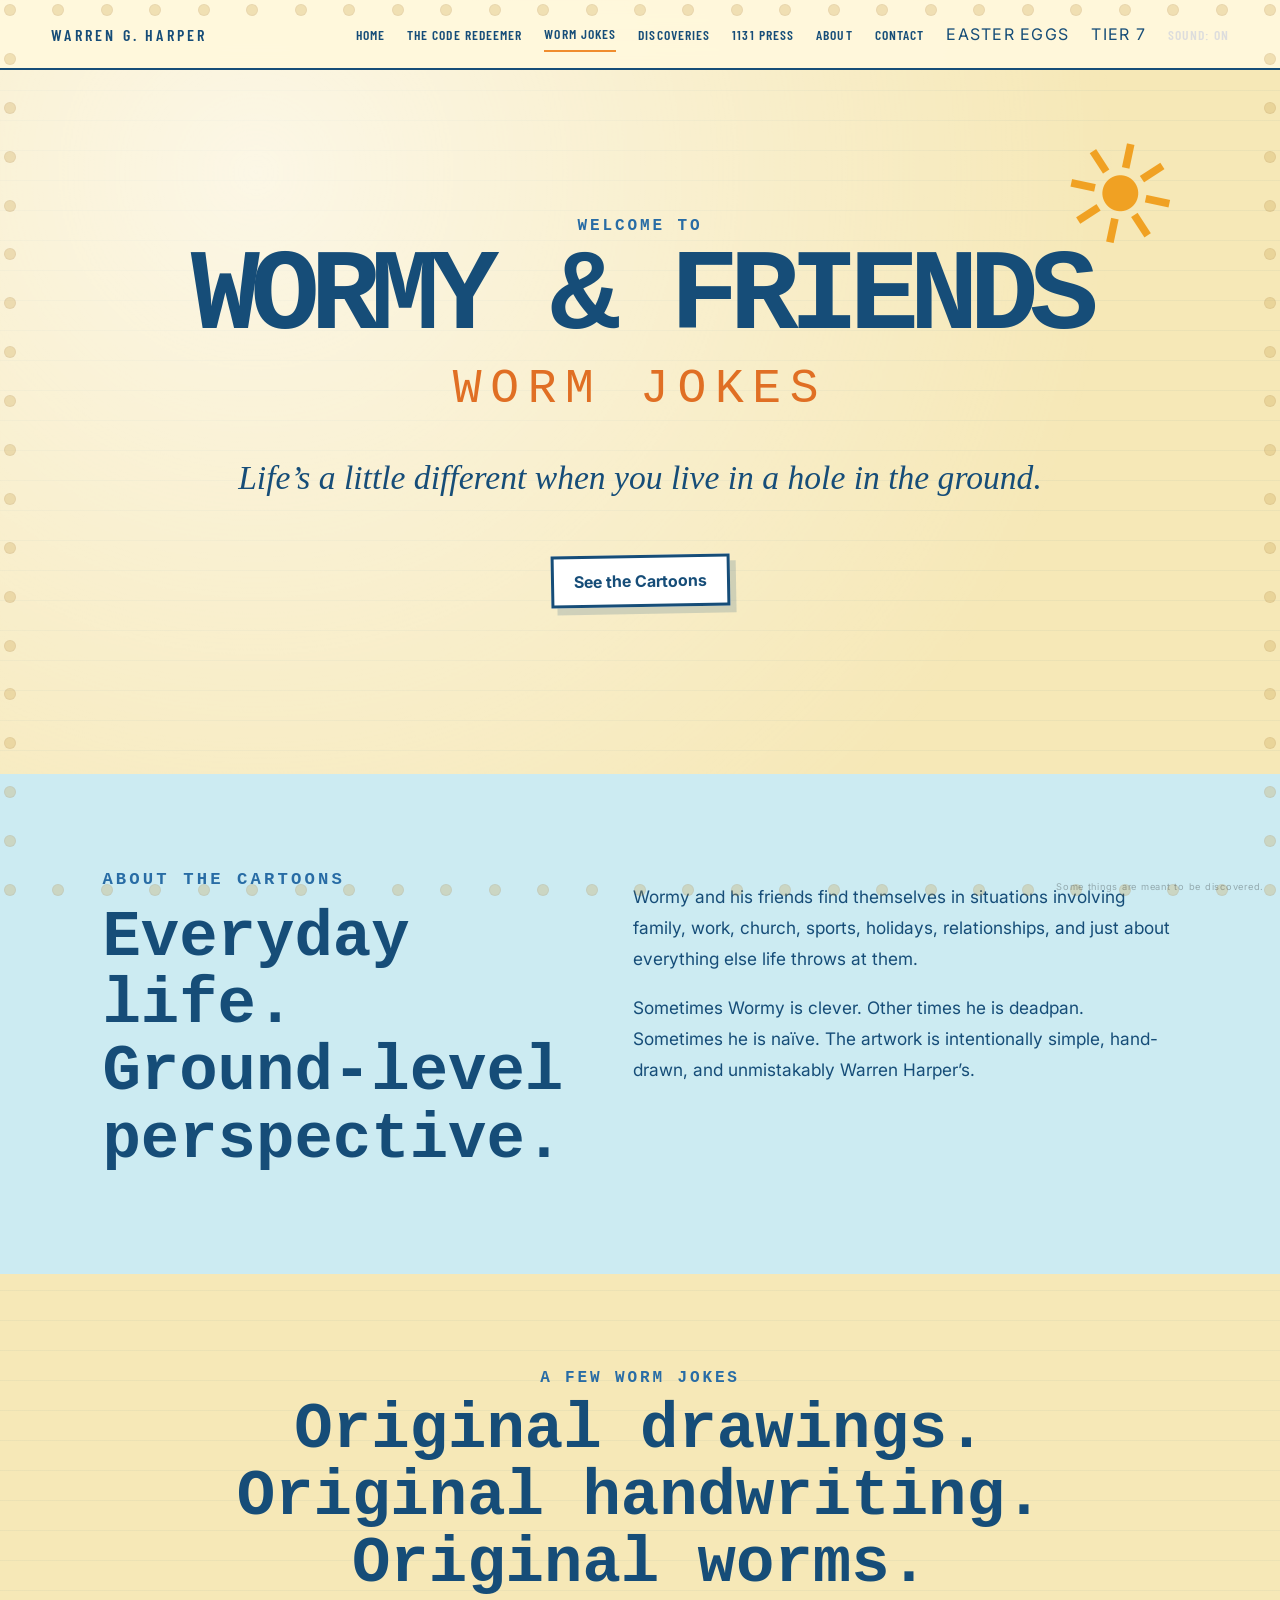
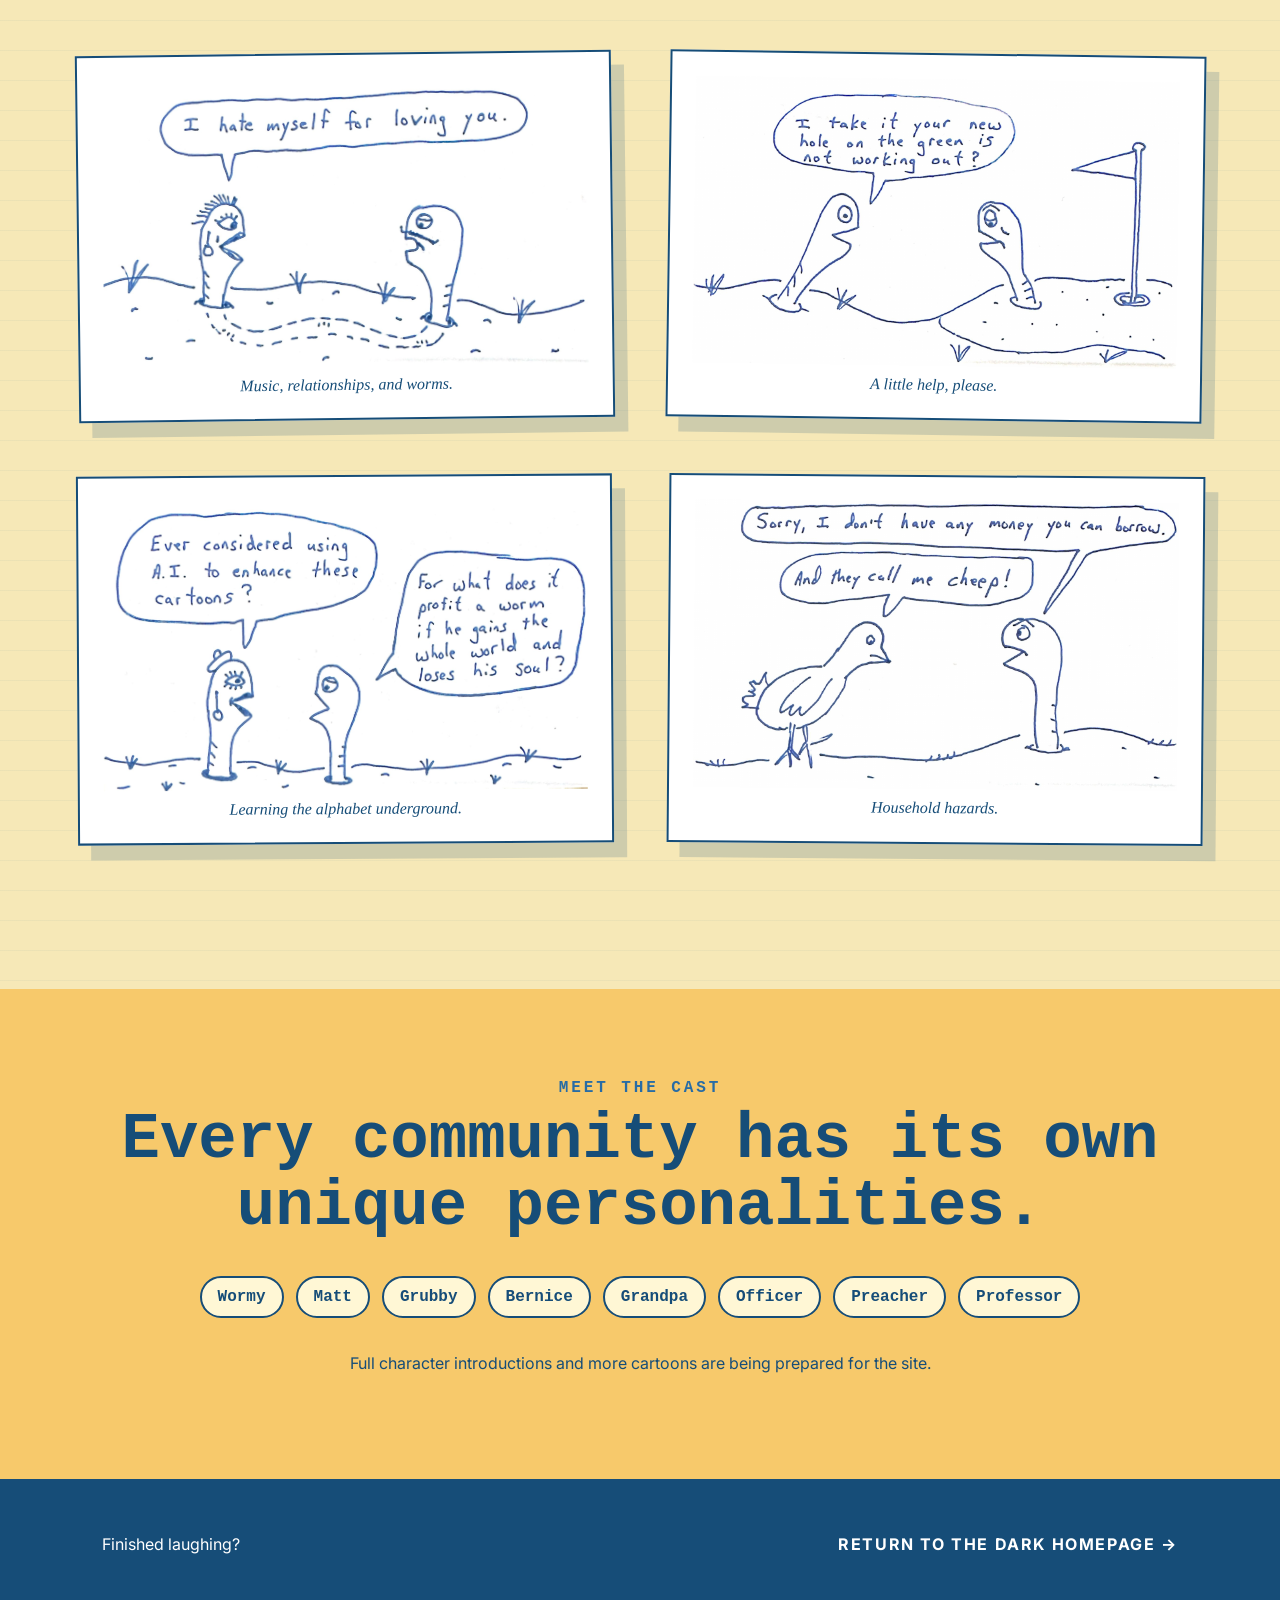
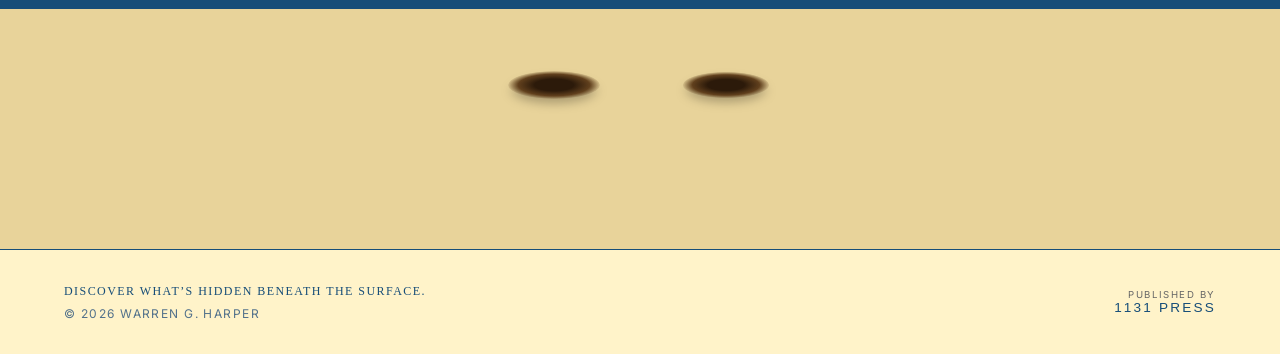
<file: wormy.html>
<!doctype html><html lang="en"><head>
<meta charset="utf-8">
<meta name="viewport" content="width=device-width, initial-scale=1, viewport-fit=cover">
<meta name="theme-color" content="#000000">
<meta name="description" content="Original hand-drawn Worm Jokes by Warren G. Harper.">
<title>Wormy & Friends - Worm Jokes | Warren G. Harper</title>
<link rel="stylesheet" href="styles.css">
</head>
<body class="wormy-body"><div id="marqueeLights" class="marquee-lights" aria-hidden="true"></div>
<header class="site-header">
  <a class="site-name" href="index.html">WARREN G. HARPER</a>
  <button class="menu-toggle" type="button" aria-expanded="false" aria-controls="mainNav">Menu</button>
  <nav id="mainNav">
    <a href="index.html">Home</a>
    <a href="code.html">The Code Redeemer</a>
    <a class="active" href="wormy.html">Worm Jokes</a>
    <a href="discoveries.html">Discoveries</a>
    <a href="press.html">1131 Press</a>
    <a href="about.html">About</a>
    <a href="contact.html">Contact</a><button id="eggTrackerButton" class="egg-nav-link" type="button">EASTER EGGS</button><button id="tier7Link" class="tier7-link" type="button">TIER 7</button>
  <button id="globalSoundToggle" class="nav-button" type="button">Sound: On</button></nav>
</header>
<main class="wormy-world">
<section class="wormy-hero-page"><button id="sunEgg" class="sun-doodle sun-egg" type="button" aria-label="Sun">☀</button><p class="wormy-small">WELCOME TO</p><h1>WORMY &amp; FRIENDS</h1><p class="worm-jokes-title">WORM JOKES</p>
<p class="wormy-lead">Life’s a little different when you live in a hole in the ground.</p><a class="wormy-page-button" href="#cartoons">See the Cartoons</a></section>
<section class="wormy-about"><div><p class="wormy-small">ABOUT THE CARTOONS</p><h2>Everyday life. Ground-level perspective.</h2></div>
<div><p>Wormy and his friends find themselves in situations involving family, work, church, sports, holidays, relationships, and just about everything else life throws at them.</p>
<p>Sometimes Wormy is clever. Other times he is deadpan. Sometimes he is naïve. The artwork is intentionally simple, hand-drawn, and unmistakably Warren Harper’s.</p></div></section>
<section id="cartoons" class="cartoon-gallery"><div class="gallery-heading"><p class="wormy-small">A FEW WORM JOKES</p><h2>Original drawings. Original handwriting. Original worms.</h2></div>
<div class="cartoon-grid">
<figure id="wormCard1" class="index-card rotate-left worm-card-interactive"><img src="assets/worm-sample-1.png" alt="Worm Joke: I hate myself for loving you."><figcaption>Music, relationships, and worms.</figcaption></figure>
<figure id="wormCard2" class="index-card rotate-right worm-card-interactive"><img src="assets/worm-sample-2.png" alt="Original Worm Joke about golf."><figcaption>A little help, please.</figcaption></figure>
<figure id="wormCard3" class="index-card rotate-left-small worm-card-interactive"><img src="assets/worm-sample-3.png" alt="Original Worm Joke about the alphabet."><figcaption>Learning the alphabet underground.</figcaption></figure>
<figure id="wormCard4" class="index-card rotate-right-small worm-card-interactive"><img src="assets/worm-sample-4.png" alt="Original Worm Joke featuring an iron."><figcaption>Household hazards.</figcaption></figure>
</div><div id="rotationMessage" class="rotation-message" aria-live="polite"></div></section>
<section class="wormy-cast"><p class="wormy-small">MEET THE CAST</p><h2>Every community has its own unique personalities.</h2>
<div class="cast-pills"><span>Wormy</span><span>Matt</span><span>Grubby</span><span>Bernice</span><span>Grandpa</span><span>Officer</span><span>Preacher</span><span>Professor</span></div>
<p class="cast-note">Full character introductions and more cartoons are being prepared for the site.</p></section>
<section class="next-door wormy-next"><button id="finishedLaughing" class="finished-laughing" type="button">Finished laughing?</button><a href="index.html">Return to the dark homepage →</a></section>
<section class="worm-secret-section">
  <div class="worm-hole-row"><button id="wormHole" class="worm-hole" type="button" aria-label="A small worm hole"></button><button id="wrongWormHole" class="worm-hole wrong-hole" type="button" aria-label="Another small worm hole"></button></div><div id="wormFunMessage" class="worm-fun-message" aria-live="polite"></div>
  <div id="wormSecret" class="worm-secret" hidden>
    <img src="assets/worm-found-me.jpg" alt="Wormy says Found Me!">
  </div>
</section>
</main><footer class="global-footer">
  <div>
    <strong>Discover what’s hidden beneath the surface.</strong>
    <span>© <span class="current-year">2026</span> Warren G. Harper</span>
  </div>
  <a class="press-footer" href="press.html"><span>Published by</span><strong>1131 PRESS</strong></a>
</footer>
<script>
document.querySelectorAll('.current-year').forEach(el => el.textContent = new Date().getFullYear());
const menu = document.querySelector('.menu-toggle');
const nav = document.getElementById('mainNav');
if (menu && nav) menu.addEventListener('click', () => {
  const open = nav.classList.toggle('open');
  menu.setAttribute('aria-expanded', String(open));
});
</script>
<script>
const lightBox=document.getElementById('marqueeLights'),bulbs=[];let n=0,gap=10;
const countX=Math.max(12,Math.floor(window.innerWidth/46)),countY=Math.max(8,Math.floor(window.innerHeight/46));
function bulb(x,y){const b=document.createElement('i');b.style.left=x+'px';b.style.top=y+'px';lightBox.appendChild(b);bulbs.push(b);}
for(let i=0;i<countX;i++)bulb(gap+i*(window.innerWidth-2*gap)/(countX-1),gap);
for(let i=1;i<countY;i++)bulb(window.innerWidth-gap,gap+i*(window.innerHeight-2*gap)/(countY-1));
for(let i=countX-2;i>=0;i--)bulb(gap+i*(window.innerWidth-2*gap)/(countX-1),window.innerHeight-gap);
for(let i=countY-2;i>0;i--)bulb(gap,gap+i*(window.innerHeight-2*gap)/(countY-1));
bulbs.forEach((b,i)=>b.style.animationDelay=(i*.085)+'s');
</script>

<div id="eggTracker" class="egg-tracker" hidden>
  <div class="egg-tracker-card">
    <button id="closeEggTracker" class="close-egg-tracker" type="button" aria-label="Close">×</button>
    <p class="egg-tracker-kicker">EASTER EGGS</p>
    <h2>Hidden Things Found</h2>
    <div class="egg-progress-group"><div class="egg-progress-label"><span>THE CODE REDEEMER</span><span class="egg-count" data-count="code">No discoveries yet</span></div><div class="egg-progress"><i data-bar="code"></i></div></div>
    <div class="egg-progress-group"><div class="egg-progress-label"><span>WORM JOKES</span><span class="egg-count" data-count="worm">No discoveries yet</span></div><div class="egg-progress"><i data-bar="worm"></i></div></div>
    <div class="egg-progress-group"><div class="egg-progress-label"><span>DISCOVERIES</span><span class="egg-count" data-count="scripture">No discoveries yet</span></div><div class="egg-progress"><i data-bar="scripture"></i></div></div>
  </div>
</div>
<div id="completionMessage" class="completion-message" hidden>
  <strong>You found them all!</strong>
  <span>Every hidden item in this section has been discovered.</span>
</div>
<div id="confettiLayer" class="confetti-layer" aria-hidden="true"></div>

<div id="easterModal" class="easter-modal" hidden>
  <div class="easter-card">
    <button id="closeEaster" class="close-easter" type="button" aria-label="Close">×</button>
    <div id="easterContent"></div>
  </div>
</div>
<div id="luciWhisper" class="luci-whisper" aria-hidden="true">WHO IS THIS?<br>ARE YOU ONLINE?</div>
<button id="finalDiscovery" class="final-discovery" type="button">Some things are meant to be discovered.</button>

<!-- Some things are meant to be discovered. -->
<script src="easter-eggs.js"></script>
<script>
const gst=document.getElementById("globalSoundToggle");
let siteSound=localStorage.getItem("projectLaunchSound")!=="off";
if(gst){
  gst.textContent=`Sound: ${siteSound?"On":"Off"}`;
  gst.addEventListener("click",()=>{
    siteSound=!siteSound;
    localStorage.setItem("projectLaunchSound",siteSound?"on":"off");
    gst.textContent=`Sound: ${siteSound?"On":"Off"}`;
  });
}
</script>
</body></html>
</file>
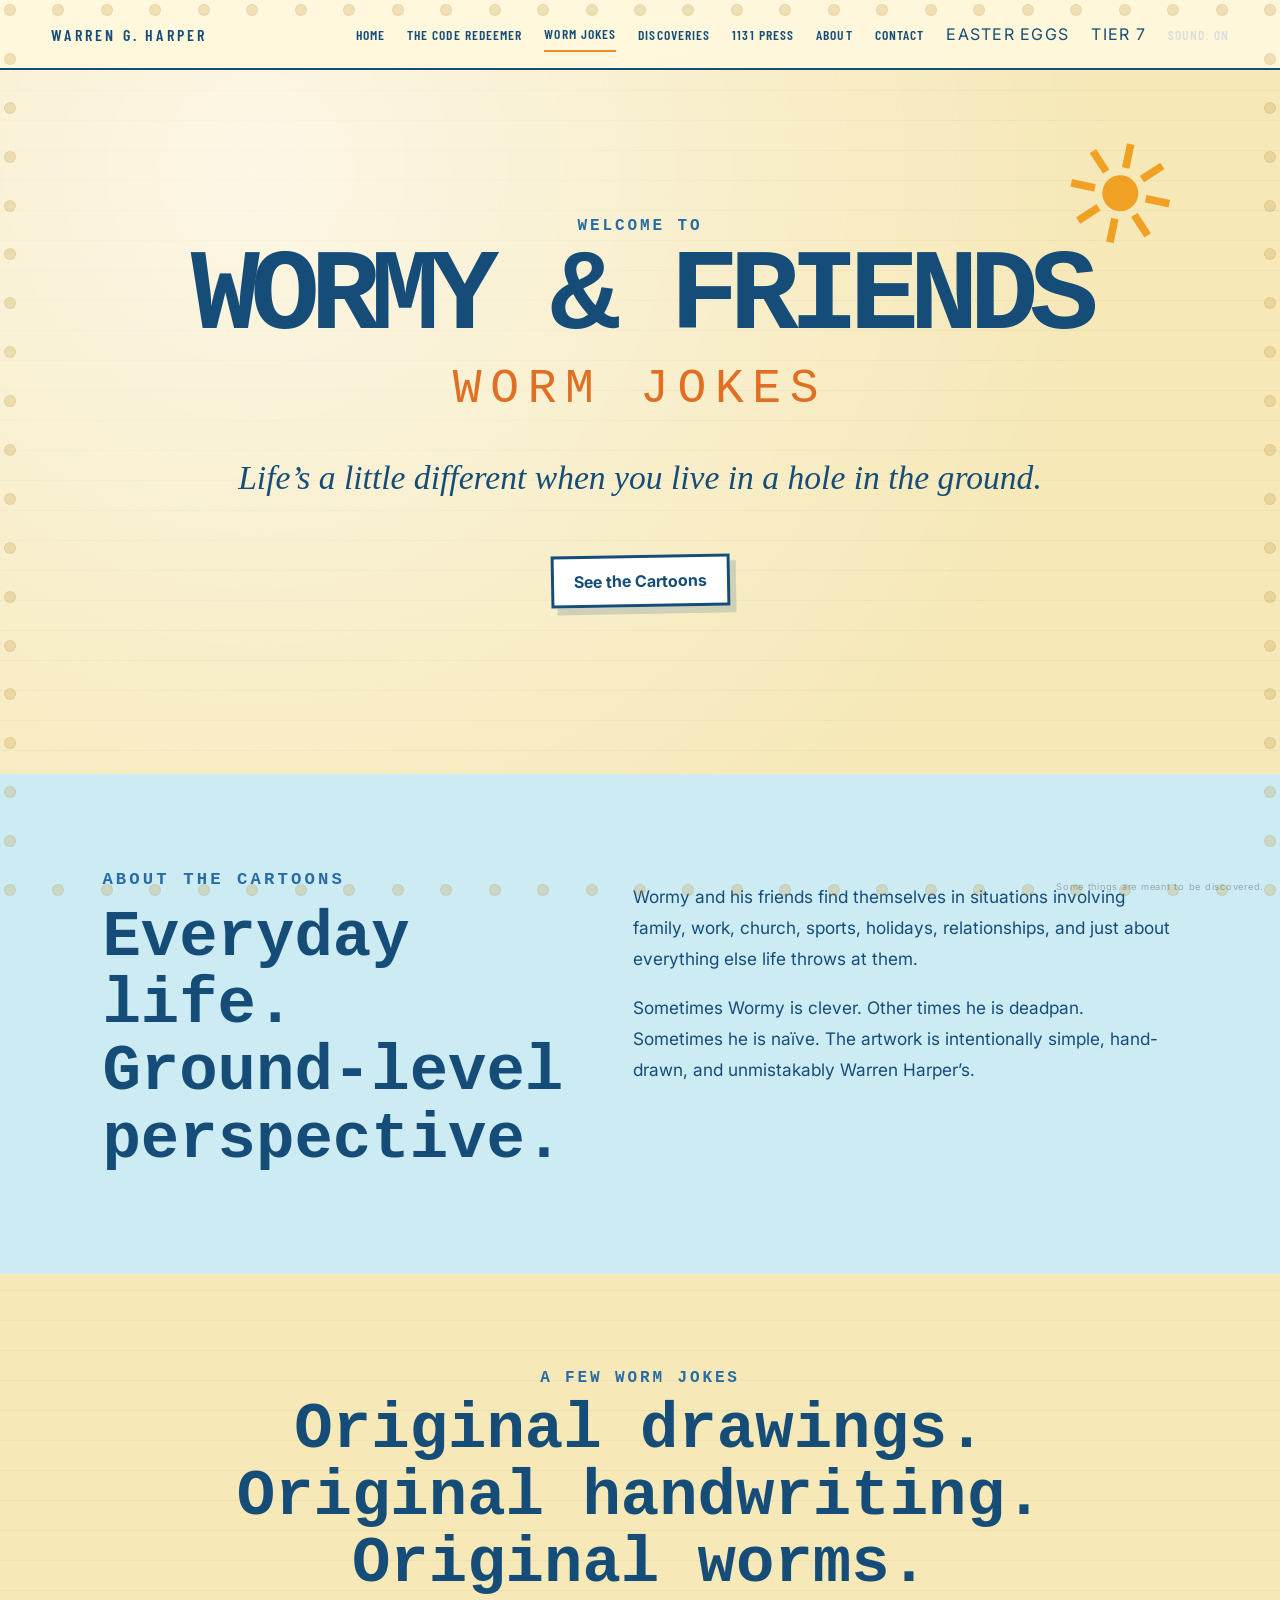
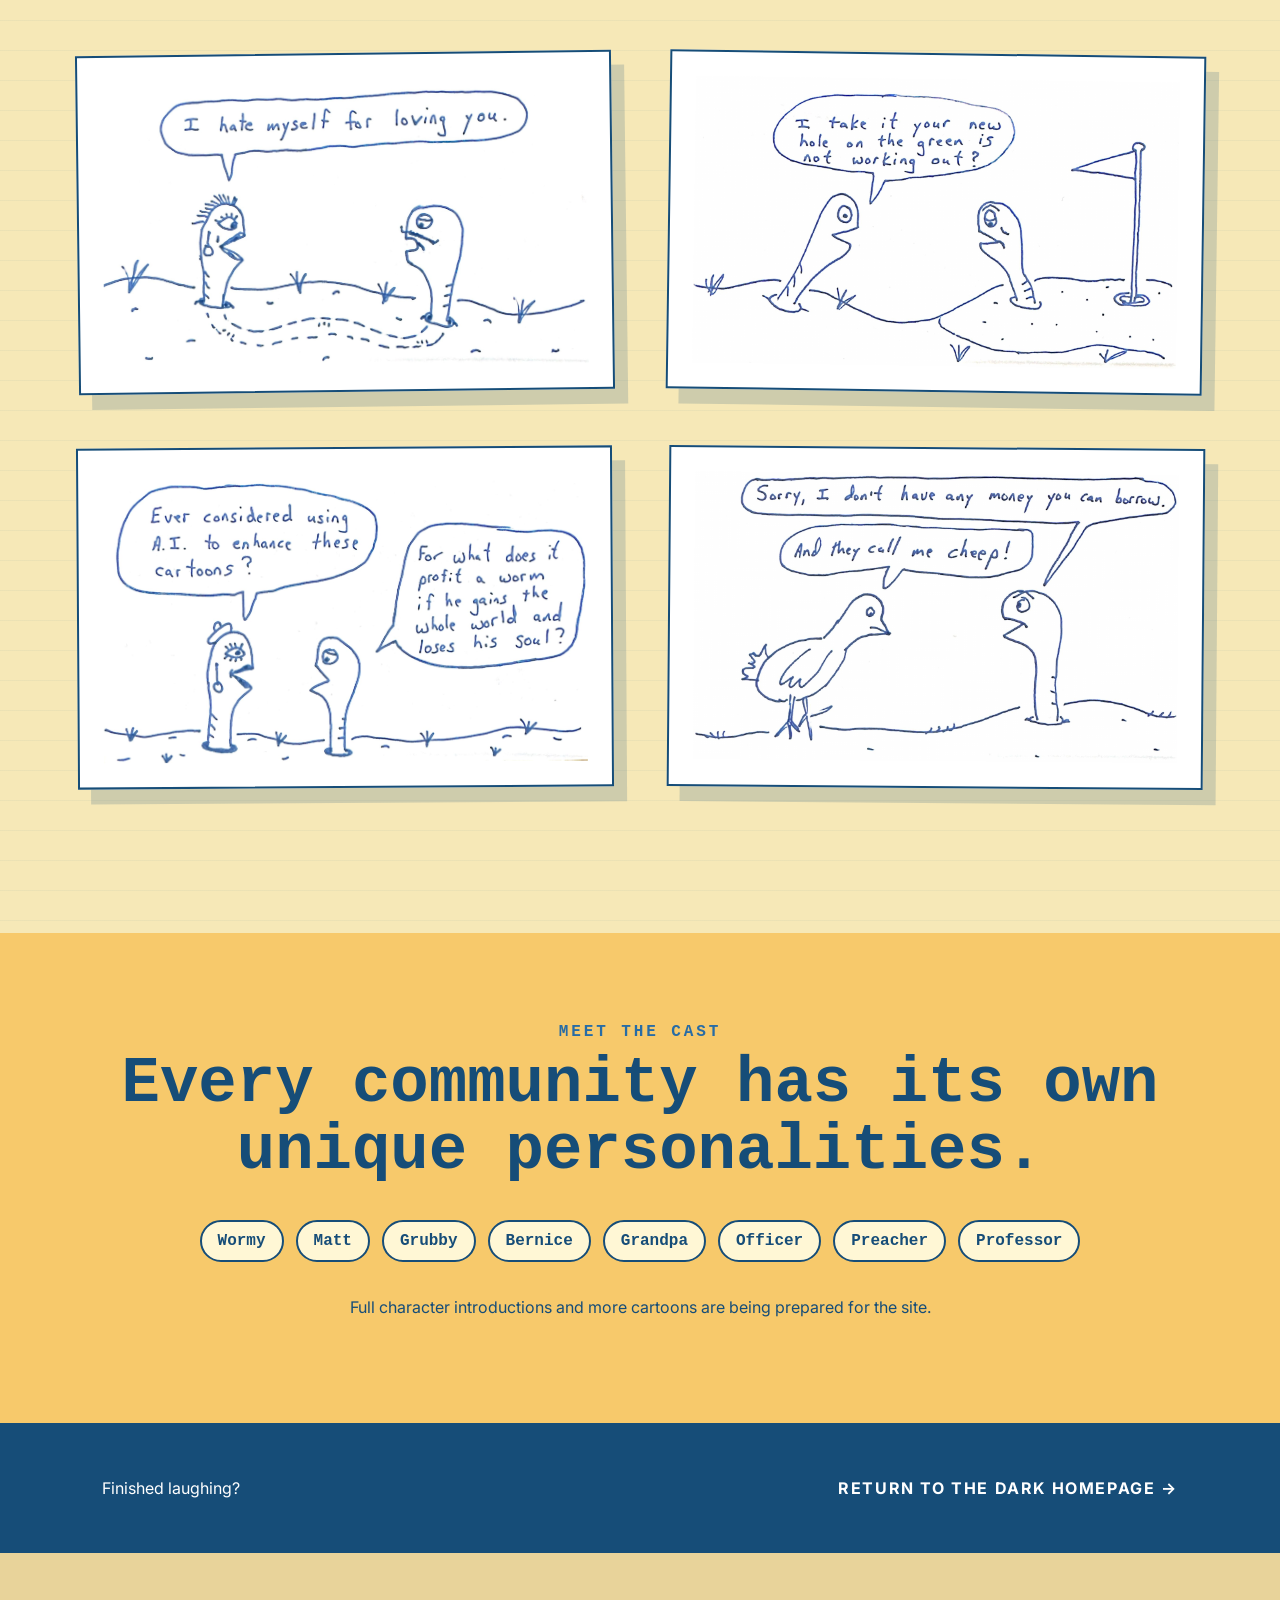
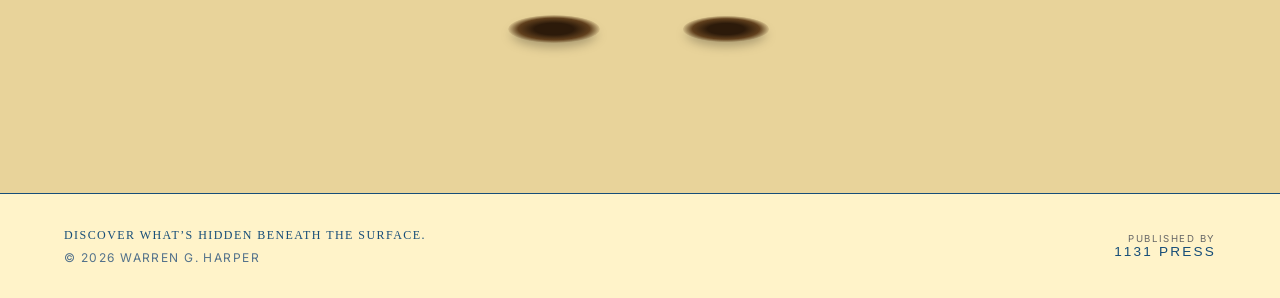
<file: project-launch-v1.3.4c/wormy.html>
<!doctype html><html lang="en"><head>
<meta charset="utf-8">
<meta name="viewport" content="width=device-width, initial-scale=1, viewport-fit=cover">
<meta name="theme-color" content="#000000">
<meta name="description" content="Original hand-drawn Worm Jokes by Warren G. Harper.">
<title>Wormy & Friends - Worm Jokes | Warren G. Harper</title>
<link rel="stylesheet" href="styles.css">
</head>
<body class="wormy-body"><div id="marqueeLights" class="marquee-lights" aria-hidden="true"></div>
<header class="site-header">
  <a class="site-name" href="index.html">WARREN G. HARPER</a>
  <button class="menu-toggle" type="button" aria-expanded="false" aria-controls="mainNav">Menu</button>
  <nav id="mainNav">
    <a href="index.html">Home</a>
    <a href="code.html">The Code Redeemer</a>
    <a class="active" href="wormy.html">Worm Jokes</a>
    <a href="discoveries.html">Discoveries</a>
    <a href="press.html">1131 Press</a>
    <a href="about.html">About</a>
    <a href="contact.html">Contact</a><button id="eggTrackerButton" class="egg-nav-link" type="button">EASTER EGGS</button><button id="tier7Link" class="tier7-link" type="button">TIER 7</button>
  <button id="globalSoundToggle" class="nav-button" type="button">Sound: On</button></nav>
</header>
<main class="wormy-world">
<section class="wormy-hero-page"><button id="sunEgg" class="sun-doodle sun-egg" type="button" aria-label="Sun">☀</button><p class="wormy-small">WELCOME TO</p><h1>WORMY &amp; FRIENDS</h1><p class="worm-jokes-title">WORM JOKES</p>
<p class="wormy-lead">Life’s a little different when you live in a hole in the ground.</p><a class="wormy-page-button" href="#cartoons">See the Cartoons</a></section>
<section class="wormy-about"><div><p class="wormy-small">ABOUT THE CARTOONS</p><h2>Everyday life. Ground-level perspective.</h2></div>
<div><p>Wormy and his friends find themselves in situations involving family, work, church, sports, holidays, relationships, and just about everything else life throws at them.</p>
<p>Sometimes Wormy is clever. Other times he is deadpan. Sometimes he is naïve. The artwork is intentionally simple, hand-drawn, and unmistakably Warren Harper’s.</p></div></section>
<section id="cartoons" class="cartoon-gallery"><div class="gallery-heading"><p class="wormy-small">A FEW WORM JOKES</p><h2>Original drawings. Original handwriting. Original worms.</h2></div>
<div class="cartoon-grid">
<figure id="wormCard1" class="index-card rotate-left worm-card-interactive"><img src="assets/worm-sample-1.png" alt="Worm Joke: I hate myself for loving you.">
</figure>
<figure id="wormCard2" class="index-card rotate-right worm-card-interactive"><img src="assets/worm-sample-2.png" alt="Original Worm Joke about golf.">
</figure>
<figure id="wormCard3" class="index-card rotate-left-small worm-card-interactive"><img src="assets/worm-sample-3.png" alt="Original Worm Joke about the alphabet.">
</figure>
<figure id="wormCard4" class="index-card rotate-right-small worm-card-interactive"><img src="assets/worm-sample-4.png" alt="Original Worm Joke featuring an iron.">
</figure>
</div><div id="rotationMessage" class="rotation-message" aria-live="polite"></div></section>
<section class="wormy-cast"><p class="wormy-small">MEET THE CAST</p><h2>Every community has its own unique personalities.</h2>
<div class="cast-pills"><span>Wormy</span><span>Matt</span><span>Grubby</span><span>Bernice</span><span>Grandpa</span><span>Officer</span><span>Preacher</span><span>Professor</span></div>
<p class="cast-note">Full character introductions and more cartoons are being prepared for the site.</p></section>
<section class="next-door wormy-next"><button id="finishedLaughing" class="finished-laughing" type="button">Finished laughing?</button><a href="index.html">Return to the dark homepage →</a></section>
<section class="worm-secret-section">
  <div class="worm-hole-row"><button id="wormHole" class="worm-hole" type="button" aria-label="A small worm hole"></button><button id="wrongWormHole" class="worm-hole wrong-hole" type="button" aria-label="Another small worm hole"></button></div><div id="wormFunMessage" class="worm-fun-message" aria-live="polite"></div>
  <div id="wormSecret" class="worm-secret" hidden>
    <img src="assets/worm-found-me.jpg" alt="Wormy says Found Me!">
  </div>
</section>
</main><footer class="global-footer">
  <div>
    <strong>Discover what’s hidden beneath the surface.</strong>
    <span>© <span class="current-year">2026</span> Warren G. Harper</span>
  </div>
  <a class="press-footer" href="press.html"><span>Published by</span><strong>1131 PRESS</strong></a>
</footer>
<script>
document.querySelectorAll('.current-year').forEach(el => el.textContent = new Date().getFullYear());
const menu = document.querySelector('.menu-toggle');
const nav = document.getElementById('mainNav');
if (menu && nav) menu.addEventListener('click', () => {
  const open = nav.classList.toggle('open');
  menu.setAttribute('aria-expanded', String(open));
});
</script>
<script>
const lightBox=document.getElementById('marqueeLights'),bulbs=[];let n=0,gap=10;
const countX=Math.max(12,Math.floor(window.innerWidth/46)),countY=Math.max(8,Math.floor(window.innerHeight/46));
function bulb(x,y){const b=document.createElement('i');b.style.left=x+'px';b.style.top=y+'px';lightBox.appendChild(b);bulbs.push(b);}
for(let i=0;i<countX;i++)bulb(gap+i*(window.innerWidth-2*gap)/(countX-1),gap);
for(let i=1;i<countY;i++)bulb(window.innerWidth-gap,gap+i*(window.innerHeight-2*gap)/(countY-1));
for(let i=countX-2;i>=0;i--)bulb(gap+i*(window.innerWidth-2*gap)/(countX-1),window.innerHeight-gap);
for(let i=countY-2;i>0;i--)bulb(gap,gap+i*(window.innerHeight-2*gap)/(countY-1));
bulbs.forEach((b,i)=>b.style.animationDelay=(i*.085)+'s');
</script>

<div id="eggTracker" class="egg-tracker" hidden>
  <div class="egg-tracker-card">
    <button id="closeEggTracker" class="close-egg-tracker" type="button" aria-label="Close">×</button>
    <p class="egg-tracker-kicker">EASTER EGGS</p>
    <h2>Hidden Things Found</h2>
    <div class="egg-progress-group"><div class="egg-progress-label"><span>THE CODE REDEEMER</span><span class="egg-count" data-count="code">No discoveries yet</span></div><div class="egg-progress"><i data-bar="code"></i></div></div>
    <div class="egg-progress-group"><div class="egg-progress-label"><span>WORM JOKES</span><span class="egg-count" data-count="worm">No discoveries yet</span></div><div class="egg-progress"><i data-bar="worm"></i></div></div>
    <div class="egg-progress-group"><div class="egg-progress-label"><span>DISCOVERIES</span><span class="egg-count" data-count="scripture">No discoveries yet</span></div><div class="egg-progress"><i data-bar="scripture"></i></div></div>
  </div>
</div>
<div id="completionMessage" class="completion-message" hidden>
  <strong>You found them all!</strong>
  <span>Every hidden item in this section has been discovered.</span>
</div>
<div id="confettiLayer" class="confetti-layer" aria-hidden="true"></div>

<div id="easterModal" class="easter-modal" hidden>
  <div class="easter-card">
    <button id="closeEaster" class="close-easter" type="button" aria-label="Close">×</button>
    <div id="easterContent"></div>
  </div>
</div>
<div id="luciWhisper" class="luci-whisper" aria-hidden="true">WHO IS THIS?<br>ARE YOU ONLINE?</div>
<button id="finalDiscovery" class="final-discovery" type="button">Some things are meant to be discovered.</button>

<!-- Some things are meant to be discovered. -->
<script src="easter-eggs.js"></script>
<script>
const gst=document.getElementById("globalSoundToggle");
let siteSound=localStorage.getItem("projectLaunchSound")!=="off";
if(gst){
  gst.textContent=`Sound: ${siteSound?"On":"Off"}`;
  gst.addEventListener("click",()=>{
    siteSound=!siteSound;
    localStorage.setItem("projectLaunchSound",siteSound?"on":"off");
    gst.textContent=`Sound: ${siteSound?"On":"Off"}`;
  });
}
</script>
</body></html>
</file>
<file: styles.css>
@import url('https://fonts.googleapis.com/css2?family=Barlow+Condensed:wght@500;600;700&family=Inter:wght@400;500;600&family=Special+Elite&display=swap');

:root{
  --black:#000;
  --near-black:#050505;
  --panel:#0c0c0d;
  --white:#f6f6f2;
  --muted:#a7a7a7;
  --red:#e31919;
  --red-deep:#740000;
  --blue:#194e82;
  --cream:#f2ead8;
  --gold:#c49a51;
}
*{box-sizing:border-box}
html{scroll-behavior:smooth}
body{
  margin:0;
  background:var(--black);
  color:var(--white);
  font-family:Inter,Arial,sans-serif;
}
a{color:inherit}
button{font:inherit}
.site-header{
  position:fixed;
  z-index:40;
  top:0;left:0;right:0;
  min-height:70px;
  padding:0 clamp(18px,4vw,60px);
  display:flex;
  align-items:center;
  justify-content:space-between;
  gap:28px;
  background:rgba(0,0,0,.9);
  border-bottom:1px solid rgba(255,255,255,.1);
  backdrop-filter:blur(12px);
}
.site-name{
  text-decoration:none;
  font-family:"Barlow Condensed",Arial,sans-serif;
  font-weight:600;
  letter-spacing:.2em;
  white-space:nowrap;
}
nav{display:flex;align-items:center;gap:22px}
nav a,.nav-button{
  border:0;
  background:none;
  padding:8px 0;
  text-decoration:none;
  color:#ddd;
  font-family:"Barlow Condensed",Arial,sans-serif;
  font-weight:600;
  font-size:.85rem;
  letter-spacing:.08em;
  text-transform:uppercase;
  cursor:pointer;
}
nav a:hover,.nav-button:hover,.active{color:white}
nav .active{border-bottom:2px solid var(--red)}
.menu-toggle{display:none;background:none;border:1px solid #444;color:white;padding:8px 11px}
.home-hero{
  min-height:100svh;
  position:relative;
  display:grid;
  place-items:center;
  overflow:hidden;
  background:#000;
}
.cover-echo{
  position:absolute;
  inset:-5%;
  background:
    linear-gradient(rgba(0,0,0,.55),rgba(0,0,0,.78)),
    url("assets/code-cover.jpeg") center 48%/cover no-repeat;
  filter:saturate(.75) contrast(1.18);
  opacity:.58;
  transform:scale(1.04);
}
.cover-echo:after{
  content:"";
  position:absolute;inset:0;
  background:radial-gradient(circle at center,transparent 0 12%,rgba(0,0,0,.15) 30%,#000 78%);
}
.hero-inner{
  position:relative;
  z-index:2;
  width:min(980px,88vw);
  text-align:center;
  padding-top:70px;
}
.eyebrow{
  color:var(--red);
  font-family:"Barlow Condensed",Arial,sans-serif;
  font-size:.82rem;
  font-weight:700;
  letter-spacing:.23em;
}
.hero-inner h1{
  margin:18px auto 12px;
  max-width:1000px;
  font-family:"Barlow Condensed",Arial,sans-serif;
  font-size:clamp(3.8rem,8.5vw,8.7rem);
  line-height:.88;
  letter-spacing:-.025em;
  text-transform:uppercase;
  text-shadow:0 3px 30px #000;
}
.hero-sub{color:#d2d2d2;letter-spacing:.17em;text-transform:uppercase}
.primary-link,.secondary-link{
  display:inline-block;
  margin-top:24px;
  padding:15px 25px;
  border:1px solid var(--red);
  text-decoration:none;
  font-family:"Barlow Condensed",Arial,sans-serif;
  font-weight:700;
  letter-spacing:.14em;
  text-transform:uppercase;
}
.primary-link:hover{background:var(--red)}
.choice-section{padding:110px min(6vw,90px);background:#050505}
.choice-section>.eyebrow{max-width:1180px;margin:0 auto 20px}
.choice-list{max-width:1180px;margin:auto;border-top:1px solid #272727}
.choice{
  min-height:190px;
  display:grid;
  grid-template-columns:80px 1fr auto;
  gap:28px;
  align-items:center;
  padding:35px 10px;
  border-bottom:1px solid #272727;
  text-decoration:none;
  transition:.25s ease;
}
.choice:hover{padding-left:25px;background:#0c0c0c}
.choice-number{color:#5d5d5d;font-family:"Barlow Condensed";letter-spacing:.15em}
.choice h2{
  margin:0 0 8px;
  font-family:"Barlow Condensed";
  font-size:clamp(2.2rem,5vw,4.5rem);
  text-transform:uppercase;
}
.choice p{margin:0;color:#aaa}
.choice-arrow{font-family:"Barlow Condensed";text-transform:uppercase;letter-spacing:.12em}
.code-choice h2,.code-choice .choice-arrow{color:#fff}
.wormy-choice h2,.wormy-choice .choice-arrow{color:#73a7d3}
.insights-choice h2,.insights-choice .choice-arrow{color:#d6b46e}
.home-about{padding:120px min(7vw,100px);background:#111}
.home-about h2{max-width:950px;font-family:"Barlow Condensed";font-size:clamp(2.5rem,6vw,5rem);line-height:1}
.secondary-link{border-color:#555}
footer{
  padding:24px min(4vw,60px);
  display:flex;justify-content:space-between;gap:20px;
  border-top:1px solid #222;color:#777;
  font-size:.75rem;text-transform:uppercase;letter-spacing:.12em;
}

/* Intro */
.intro{
  position:fixed;inset:0;z-index:100;
  background:#000;color:#fff;
  overflow:hidden;
  transition:opacity .9s ease,visibility .9s;
}
.intro.hidden{opacity:0;visibility:hidden;pointer-events:none}
.skip-intro{
  position:absolute;z-index:130;right:max(18px,env(safe-area-inset-right));top:max(18px,env(safe-area-inset-top));
  background:none;border:0;color:#aaa;letter-spacing:.12em;text-transform:uppercase;cursor:pointer;
}
.entry-choice{
  position:absolute;inset:0;z-index:125;
  display:grid;place-content:center;text-align:center;padding:25px;background:#000;
}
.entry-choice.off{display:none}
.entry-choice p{color:var(--red);letter-spacing:.25em;font-size:.75rem}
.entry-choice h1{font-family:"Barlow Condensed";font-size:clamp(3rem,10vw,7rem);text-transform:uppercase;margin:10px 0 26px}
.entry-buttons{display:flex;justify-content:center;gap:18px;flex-wrap:wrap}
.outline-button,.text-button{
  color:white;cursor:pointer;text-transform:uppercase;letter-spacing:.1em;padding:14px 22px
}
.outline-button{background:none;border:1px solid var(--red)}
.text-button{background:none;border:0}
.entry-choice small{display:block;max-width:470px;margin:22px auto 0;color:#666;line-height:1.5}
.intro-scene{
  position:absolute;inset:0;
  display:grid;place-items:center;
  opacity:0;visibility:hidden;
  transition:opacity .8s ease,visibility .8s;
}
.intro-scene.on{opacity:1;visibility:visible}
.terminal-copy{
  width:min(780px,84vw);
  color:#ddd;
  font-family:"Special Elite","Courier New",monospace;
  font-size:clamp(1.4rem,4vw,3.7rem);
  letter-spacing:.05em;
}
#terminalAnswer{opacity:0;margin-top:10vh}
#terminalAnswer.show{opacity:1}
.cursor{animation:blink .75s infinite}
@keyframes blink{50%{opacity:0}}
.code-scene{
  background:
    radial-gradient(circle at center,rgba(255,20,20,.42),transparent 25%),
    linear-gradient(180deg,#180000,#000 65%);
}
.circuit-field{
  position:absolute;inset:0;
  background:url("assets/code-cover.jpeg") center/cover no-repeat;
  opacity:.58;filter:contrast(1.35) saturate(1.2);
}
.circuit-field:after{content:"";position:absolute;inset:0;background:linear-gradient(rgba(0,0,0,.3),rgba(0,0,0,.5))}
.code-title{
  position:relative;z-index:2;text-align:center;
  font-family:"Barlow Condensed";text-transform:uppercase;
  filter:drop-shadow(0 0 35px rgba(255,0,0,.8));
  transform:scale(.86);opacity:0;
}
.code-scene.on .code-title{animation:titleHit 3.2s ease forwards}
.code-title span{display:block;font-size:clamp(3.2rem,10vw,9rem);font-weight:600;line-height:.9}
.code-title strong{display:block;font-size:clamp(4.2rem,14vw,13rem);line-height:.78}
@keyframes titleHit{
  0%{opacity:0;transform:scale(.75)}
  12%{opacity:1;transform:scale(1.035)}
  20%,85%{opacity:1;transform:scale(1)}
  100%{opacity:0;transform:scale(1.025)}
}
.wormy-scene{background:#f3ead7;color:#174d7a}
.paper-card{
  width:min(820px,88vw);max-height:88vh;
  padding:28px;background:#fffdf7;
  box-shadow:0 25px 80px rgba(0,0,0,.22);
  text-align:center;transform:rotate(-.5deg);
}
.paper-card h2{
  font-family:"Special Elite","Courier New",monospace;
  font-size:clamp(2.4rem,7vw,6rem);margin:5px 0 15px;
}
.paper-card img{
  width:100%;max-height:58vh;object-fit:contain;
  filter:contrast(1.06) saturate(.95);
}
.intro-label{font-family:"Barlow Condensed";letter-spacing:.2em;font-weight:700}
.wormy-scene.on .paper-card{animation:happyJiggle 3.4s ease both}
@keyframes happyJiggle{
  0%{opacity:0;transform:translateY(55px) rotate(-2deg)}
  18%{opacity:1;transform:translateY(0) rotate(.8deg)}
  28%{transform:rotate(-.5deg)}
  82%{opacity:1}
  100%{opacity:0;transform:translateY(-12px) rotate(-.5deg)}
}
.insights-scene{
  background:
    radial-gradient(circle at center,rgba(191,143,64,.2),transparent 30%),
    linear-gradient(145deg,#24180c,#050403 70%);
  text-align:center;
}
.insights-glow{
  position:absolute;width:40vmin;height:40vmin;border:1px solid rgba(205,168,97,.38);
  border-radius:50%;box-shadow:0 0 90px rgba(198,153,69,.13);
}
.insights-scene h2{
  position:relative;margin:10px 0;
  font-family:Georgia,serif;font-size:clamp(3.5rem,10vw,9rem);line-height:.85;
  color:#e3cc9c;font-weight:400;
}
.insights-scene .intro-label{position:relative;color:#b79251}
@media(max-width:930px){
  nav{
    display:none;position:absolute;top:69px;left:0;right:0;
    flex-direction:column;align-items:stretch;padding:18px 24px;background:#050505
  }
  nav.open{display:flex}
  .menu-toggle{display:block}
  .choice{grid-template-columns:45px 1fr}
  .choice-arrow{grid-column:2}
}
@media(max-width:600px){
  .hero-inner h1{font-size:clamp(3.4rem,17vw,6rem)}
  .choice{min-height:170px;padding:28px 0}
  .choice h2{font-size:2.5rem}
  footer{flex-direction:column}
}
@media(prefers-reduced-motion:reduce){
  *{animation-duration:.01ms!important;animation-iteration-count:1!important;transition-duration:.01ms!important}
}


/* Version 0.2 — slower cinematic pacing */
.terminal-scene{
  background:
    radial-gradient(circle at 50% 45%,rgba(15,32,43,.22),transparent 38%),
    #000;
}
.terminal-copy{
  text-shadow:0 0 14px rgba(185,228,255,.18);
}
#terminalQuestion{
  opacity:0;
  animation:terminalQuestionIn 9.2s ease forwards;
}
.terminal-scene.on #terminalQuestion{
  animation:terminalQuestionIn 9.2s ease forwards;
}
@keyframes terminalQuestionIn{
  0%,10%{opacity:0;transform:translateY(4px)}
  18%,80%{opacity:1;transform:translateY(0)}
  100%{opacity:.75}
}
#terminalAnswer{
  transition:opacity 1.2s ease;
}
.code-scene.on .code-title{
  animation:titleHitV2 10.6s cubic-bezier(.2,.8,.2,1) forwards;
}
@keyframes titleHitV2{
  0%{opacity:0;transform:scale(.64);filter:blur(15px)}
  8%{opacity:1;transform:scale(1.06);filter:blur(0)}
  14%{transform:scale(1)}
  82%{opacity:1;transform:scale(1)}
  100%{opacity:0;transform:scale(1.025);filter:blur(3px)}
}
.code-scene.on .circuit-field{
  animation:circuitAwaken 10.6s ease forwards;
}
@keyframes circuitAwaken{
  0%{opacity:0;transform:scale(1.08)}
  18%{opacity:.3}
  55%,85%{opacity:.72;transform:scale(1)}
  100%{opacity:0}
}
.wormy-scene.on .paper-card{
  animation:happyJiggleV2 9.6s ease both;
}
@keyframes happyJiggleV2{
  0%{opacity:0;transform:translateY(85px) rotate(-2.5deg) scale(.94)}
  14%{opacity:1;transform:translateY(-5px) rotate(1deg) scale(1.015)}
  20%{transform:translateY(0) rotate(-.5deg) scale(1)}
  82%{opacity:1;transform:rotate(-.5deg)}
  100%{opacity:0;transform:translateY(-18px) rotate(-.7deg)}
}
.insights-scene.on h2,
.insights-scene.on .intro-label,
.insights-scene.on .insights-glow{
  animation:insightsRise 10.5s ease forwards;
}
@keyframes insightsRise{
  0%{opacity:0;transform:translateY(18px) scale(.98)}
  18%,82%{opacity:1;transform:translateY(0) scale(1)}
  100%{opacity:0;transform:translateY(-8px) scale(1.01)}
}

/* Version 0.3 terminal and Wormy refinements */
.system-prompt{
  margin:0 0 1rem;
  color:#7ea0b7;
  opacity:0;
  font-size:.55em;
  letter-spacing:.08em;
  transition:opacity .45s ease;
}
.system-prompt.show{opacity:1}
.second-prompt{margin-top:8vh}
#terminalQuestion,#terminalAnswer{
  min-height:1.35em;
  white-space:pre-wrap;
}
#terminalQuestion{
  opacity:1!important;
  animation:none!important;
}
#terminalAnswer{
  opacity:1;
  margin-top:0;
  transition:none;
}
.wormy-scene.on .paper-card{
  animation:wormyCleanEntrance 6.8s cubic-bezier(.22,.8,.24,1) forwards;
}
@keyframes wormyCleanEntrance{
  0%{opacity:0;transform:translateY(50px) rotate(-1deg) scale(.97)}
  18%{opacity:1;transform:translateY(-4px) rotate(.45deg) scale(1.01)}
  26%,82%{opacity:1;transform:translateY(0) rotate(-.35deg) scale(1)}
  100%{opacity:0;transform:translateY(-10px) rotate(-.35deg) scale(1)}
}

/* Version 0.4 corrections */
#terminalQuestion{white-space:pre-line;line-height:1.45}
.hard-glitch{
  animation:terminalFailure .75s steps(2,end) forwards!important;
}
@keyframes terminalFailure{
  0%{filter:none;transform:none;background:#000}
  12%{filter:invert(1);transform:translateX(8px)}
  24%{filter:contrast(3);transform:translateX(-12px) skewX(3deg)}
  39%{filter:invert(1) hue-rotate(100deg);transform:translateY(5px)}
  54%{filter:none;transform:translateX(14px)}
  72%{filter:brightness(3);transform:translateX(-6px)}
  100%{filter:brightness(0);transform:none}
}
.code-scene{
  background:#000!important;
}
.code-scene .circuit-field{
  inset:0;
  background:
    linear-gradient(rgba(0,0,0,.08),rgba(0,0,0,.12)),
    url("assets/code-cover-v2.png") center/contain no-repeat!important;
  opacity:0;
  filter:none!important;
}
.code-scene .code-title{
  display:none;
}
.code-scene.on .circuit-field{
  animation:coverRevealV4 7.1s cubic-bezier(.2,.75,.2,1) forwards!important;
}
@keyframes coverRevealV4{
  0%{opacity:0;transform:scale(.91);filter:brightness(.2) blur(8px)}
  12%{opacity:1;transform:scale(1.025);filter:brightness(1.5) blur(0)}
  22%,78%{opacity:1;transform:scale(1);filter:brightness(1)}
  100%{opacity:0;transform:scale(1.015);filter:brightness(.4)}
}
.worm-jokes-label{
  margin:-8px 0 15px;
  color:#194e82;
  font-family:"Special Elite","Courier New",monospace;
  font-size:clamp(.8rem,2vw,1.1rem);
  letter-spacing:.19em;
}
.wormy-scene.on .paper-card{
  animation:wormyNoGlitchV4 5.25s cubic-bezier(.2,.85,.25,1) forwards!important;
}
@keyframes wormyNoGlitchV4{
  0%{opacity:0;transform:translateY(60px) rotate(-1.2deg) scale(.96)}
  15%{opacity:1;transform:translateY(-7px) rotate(.5deg) scale(1.01)}
  24%,82%{opacity:1;transform:translateY(0) rotate(-.25deg) scale(1)}
  100%{opacity:0;transform:translateY(-16px) rotate(-.25deg) scale(1)}
}
.insights-scene:after{
  content:"";
  position:absolute;
  width:min(560px,70vw);
  height:1px;
  background:linear-gradient(90deg,transparent,#d8b46a,transparent);
  transform:scaleX(0);
}
.insights-scene.on:after{
  animation:goldLineV4 4.7s ease forwards;
}
.insights-scene.on h2{
  animation:insightsV4 4.7s ease forwards!important;
}
.insights-scene.on .intro-label{
  animation:insightsV4 4.7s .15s ease forwards!important;
}
.insights-scene.on .insights-glow{
  animation:insightsGlowV4 4.7s ease forwards!important;
}
@keyframes goldLineV4{
  0%{opacity:0;transform:scaleX(0)}
  28%,72%{opacity:1;transform:scaleX(1)}
  100%{opacity:0;transform:scaleX(.7)}
}
@keyframes insightsV4{
  0%{opacity:0;transform:translateY(15px);letter-spacing:.04em}
  24%,74%{opacity:1;transform:translateY(0);letter-spacing:normal}
  100%{opacity:0;transform:translateY(-8px)}
}
@keyframes insightsGlowV4{
  0%{opacity:0;transform:scale(.8)}
  35%,70%{opacity:1;transform:scale(1)}
  100%{opacity:0;transform:scale(1.08)}
}


/* Version 0.5 — refined homepage */
.home-vignette{
  position:absolute;
  inset:0;
  background:
    linear-gradient(180deg,rgba(0,0,0,.12),rgba(0,0,0,.42)),
    radial-gradient(circle at center,transparent 0 18%,rgba(0,0,0,.34) 48%,#000 92%);
  pointer-events:none;
}
.hero-inner{
  max-width:1080px;
}
.hero-inner h1{
  max-width:1050px;
  font-size:clamp(3.8rem,8vw,8.2rem);
}
.choice-section{
  padding-top:100px;
}
.choice-intro{
  max-width:1180px;
  margin:0 auto 30px;
  display:flex;
  align-items:end;
  justify-content:space-between;
  gap:30px;
}
.choice-intro p:last-child{
  margin:0;
  color:#777;
}
.choice{
  grid-template-columns:75px 1fr auto;
  min-height:205px;
  padding-left:0;
  padding-right:0;
}
.choice-copy{
  max-width:790px;
}
.choice-kicker{
  margin:0 0 9px!important;
  font-family:"Barlow Condensed",Arial,sans-serif;
  font-size:.72rem!important;
  font-weight:700;
  letter-spacing:.18em;
  text-transform:uppercase;
}
.code-choice .choice-kicker{color:#d64646}
.wormy-choice .choice-kicker{color:#73a7d3}
.insights-choice .choice-kicker{color:#d6b46e}
.choice h2{
  margin-bottom:7px;
}
.worm-jokes-home{
  margin:0 0 9px!important;
  color:#73a7d3!important;
  font-family:"Special Elite","Courier New",monospace;
  font-size:clamp(1.05rem,2vw,1.4rem)!important;
  letter-spacing:.14em;
  text-transform:uppercase;
}
.home-about{
  display:grid;
  grid-template-columns:.8fr 1.2fr;
  gap:80px;
  align-items:start;
}
.home-about h2{
  margin:0;
}
.home-about > div:last-child p{
  margin-top:0;
  max-width:720px;
  color:#b8b8b8;
  font-size:1.12rem;
  line-height:1.75;
}
.home-actions{
  display:grid;
  grid-template-columns:repeat(4,1fr);
  border-top:1px solid #202020;
  border-bottom:1px solid #202020;
  background:#050505;
}
.home-actions a,
.home-actions button{
  min-height:88px;
  display:grid;
  place-items:center;
  padding:18px;
  border:0;
  border-right:1px solid #202020;
  background:none;
  color:#d6d6d6;
  text-decoration:none;
  text-transform:uppercase;
  letter-spacing:.11em;
  font-family:"Barlow Condensed",Arial,sans-serif;
  font-weight:600;
  cursor:pointer;
}
.home-actions > *:last-child{
  border-right:0;
}
.home-actions a:hover,
.home-actions button:hover{
  background:#101010;
  color:white;
}
@media(max-width:850px){
  .choice-intro{
    display:block;
  }
  .choice-intro p:last-child{
    margin-top:8px;
  }
  .home-about{
    grid-template-columns:1fr;
    gap:30px;
  }
  .home-actions{
    grid-template-columns:1fr 1fr;
  }
  .home-actions > *{
    border-bottom:1px solid #202020;
  }
}
@media(max-width:560px){
  .choice{
    grid-template-columns:42px 1fr;
  }
  .choice-arrow{
    grid-column:2;
  }
  .home-actions{
    grid-template-columns:1fr;
  }
  .home-actions a,
  .home-actions button{
    border-right:0;
  }
}

/* PROJECT LAUNCH 1.0 */
body{overflow-x:hidden}.page-kicker{margin:0 0 14px;font-family:Arial,sans-serif;font-weight:700;font-size:.76rem;letter-spacing:.2em;text-transform:uppercase}.page-kicker.red,.red{color:#e33}.page-kicker.gold,.gold{color:#d1ab65}.page-kicker.blue,.blue{color:#286ca5}
.global-footer{min-height:105px;padding:25px clamp(20px,5vw,75px);display:flex;align-items:center;justify-content:space-between;gap:30px;border-top:1px solid rgba(255,255,255,.12);background:#020202;color:#888}.global-footer>div{display:flex;flex-direction:column;gap:7px}.global-footer strong{color:#ccc;font-family:Georgia,serif;font-weight:400}.press-footer{display:flex;flex-direction:column;align-items:flex-end;text-decoration:none;text-transform:uppercase;letter-spacing:.13em}.press-footer span{font-size:.6rem;color:#666}.press-footer strong{font-family:Arial,sans-serif;font-size:.85rem;letter-spacing:.16em;color:#ddd}
.choice-intro-strong{display:block!important;text-align:center;margin-bottom:55px!important}.choice-command{margin:0!important;color:#fff!important;font-family:Arial,sans-serif;font-size:clamp(2.25rem,5vw,4.8rem);font-weight:700;line-height:1;text-transform:uppercase}.choice-intro-strong p:last-child{margin-top:15px!important;font-size:1.05rem}.home-actions{grid-template-columns:repeat(5,1fr)!important}
.code-body{background:#000}.code-hero-page{position:relative;min-height:100vh;padding:125px clamp(22px,6vw,90px) 80px;display:grid;align-items:center;overflow:hidden}.code-circuit-bg{position:absolute;inset:0;background:url("assets/code-cover-v2.png") center/cover no-repeat;opacity:.13;filter:blur(2px) saturate(.7)}.code-circuit-bg:after{content:"";position:absolute;inset:0;background:radial-gradient(circle at 28% 48%,transparent,#000 54%),linear-gradient(90deg,#000 0,transparent 50%,#000 100%)}.code-page-grid{position:relative;z-index:1;max-width:1180px;margin:auto;display:grid;grid-template-columns:.72fr 1.28fr;gap:clamp(45px,7vw,100px);align-items:center}.code-cover-figure{margin:0}.code-cover-figure img{display:block;width:100%;max-height:72vh;object-fit:contain;filter:drop-shadow(0 0 42px rgba(218,0,0,.35))}.code-main-copy h1{font-family:Arial,sans-serif;font-size:clamp(4rem,9vw,9rem);line-height:.76;margin:15px 0 30px;text-transform:uppercase;letter-spacing:-.055em}.code-main-copy>p{max-width:720px;color:#c8c8c8;line-height:1.75}.code-promise{font-family:Georgia,serif;font-size:clamp(1.35rem,2.5vw,2rem);line-height:1.35!important;color:white!important}.status-panel{display:flex;flex-wrap:wrap;gap:9px;margin:28px 0}.status-panel span{padding:8px 11px;border:1px solid #552121;color:#ddd;font-size:.72rem;text-transform:uppercase;letter-spacing:.08em}.page-button{display:inline-block;padding:14px 21px;text-decoration:none;text-transform:uppercase;letter-spacing:.1em;font-weight:700}.red-button{background:#d51616;color:white}
.code-details,.about-story,.devotional-description,.why-1131{padding:100px clamp(22px,8vw,120px);display:grid;grid-template-columns:.8fr 1.2fr;gap:clamp(40px,7vw,100px)}.code-details{background:#0b0b0b}.code-details h2,.about-story h2,.devotional-description h2,.why-1131 h2{font-family:Georgia,serif;font-size:clamp(2.3rem,5vw,4.5rem);line-height:1.08;margin:0}.code-details p,.about-story p,.devotional-description p,.why-1131 p{color:#bbb;line-height:1.8}.next-door{padding:55px clamp(22px,8vw,120px);display:flex;justify-content:space-between;align-items:center;gap:30px}.next-door p{margin:0;color:#999}.next-door a{text-decoration:none;text-transform:uppercase;letter-spacing:.1em;font-weight:700}.dark-next{background:#151515}
.wormy-body{background:#f6e8b7;color:#164d78}.wormy-body .site-header{background:rgba(255,248,220,.94);border-bottom:2px solid #164d78}.wormy-body .site-name,.wormy-body nav a{color:#164d78}.wormy-body nav .active{border-color:#f08d2d}.wormy-world{min-height:100vh;background:radial-gradient(circle at 20% 5%,rgba(255,255,255,.65),transparent 25%),linear-gradient(rgba(23,78,121,.045) 1px,transparent 1px),#f6e8b7;background-size:auto,100% 30px,auto}.marquee-lights{position:fixed;inset:0;z-index:80;pointer-events:none}.marquee-lights i{position:absolute;width:12px;height:12px;border-radius:50%;transform:translate(-50%,-50%);background:#c9a04c;border:1px solid rgba(120,70,15,.35);opacity:.28;animation:bulbWave 4.8s linear infinite}@keyframes bulbWave{0%,12%{background:#fff5aa;opacity:1;box-shadow:0 0 14px 5px rgba(255,192,40,.85)}18%,100%{background:#c99a3b;opacity:.28;box-shadow:none}}
.wormy-hero-page{min-height:86vh;padding:130px 25px 80px;display:grid;place-content:center;text-align:center;position:relative;overflow:hidden}.sun-doodle{position:absolute;right:8vw;top:125px;font-size:7rem;color:#f0a123;transform:rotate(12deg)}.wormy-small{margin:0;color:#286ca5;font-family:"Courier New",monospace;font-weight:700;letter-spacing:.18em;text-transform:uppercase}.wormy-hero-page h1{font-family:"Courier New",monospace;font-size:clamp(3.4rem,9vw,8rem);line-height:.84;margin:15px 0 5px;letter-spacing:-.08em}.worm-jokes-title{font-family:"Courier New",monospace;font-size:clamp(1.5rem,4vw,3rem);letter-spacing:.18em;margin:10px 0;color:#e06f24}.wormy-lead{font-family:Georgia,serif;font-style:italic;font-size:clamp(1.3rem,3vw,2.1rem)}.wormy-page-button{justify-self:center;margin-top:24px;padding:13px 20px;border:3px solid #164d78;background:white;color:#164d78;text-decoration:none;font-weight:700;box-shadow:6px 7px 0 rgba(22,77,120,.18);transform:rotate(-1deg)}.wormy-about{padding:90px clamp(25px,8vw,120px);display:grid;grid-template-columns:.8fr 1.2fr;gap:70px;background:#ccebf2;border-top:4px dashed #164d78;border-bottom:4px dashed #164d78}.wormy-about h2,.gallery-heading h2,.wormy-cast h2{font-family:"Courier New",monospace;font-size:clamp(2.2rem,5vw,4.2rem);line-height:1.05;margin:10px 0}.wormy-about p{font-size:1.08rem;line-height:1.8}.cartoon-gallery{padding:95px clamp(25px,6vw,90px)}.gallery-heading{max-width:850px;margin:0 auto 55px;text-align:center}.cartoon-grid{max-width:1180px;margin:auto;display:grid;grid-template-columns:1fr 1fr;gap:55px}.index-card{margin:0;padding:24px;background:#fff;border:2px solid #164d78;box-shadow:13px 15px 0 rgba(22,77,120,.18)}.index-card img{display:block;width:100%;max-height:540px;object-fit:contain}.index-card figcaption{text-align:center;margin-top:10px;font-family:Georgia,serif;font-style:italic}.rotate-left{transform:rotate(-.7deg)}.rotate-right{transform:rotate(.8deg)}.rotate-left-small{transform:rotate(-.35deg)}.rotate-right-small{transform:rotate(.45deg)}.wormy-cast{padding:90px clamp(25px,8vw,120px);text-align:center;background:#f7c96b}.cast-pills{display:flex;justify-content:center;flex-wrap:wrap;gap:12px;max-width:900px;margin:35px auto}.cast-pills span{padding:10px 16px;border:2px solid #164d78;border-radius:999px;background:#fff7d5;font-family:"Courier New",monospace;font-weight:700}.wormy-next{background:#164d78;color:white}.wormy-next a{color:white}.wormy-body .global-footer{background:#fff3c9;color:#52718b;border-color:#164d78}.wormy-body .global-footer strong,.wormy-body .press-footer strong{color:#164d78}
.insights-body{background:#171006;color:#eadbb9}.insights-hero-page{min-height:92vh;padding:140px 25px 85px;display:grid;place-content:center;text-align:center;position:relative;background:radial-gradient(circle at center,rgba(191,146,66,.17),transparent 31%),linear-gradient(145deg,#2a1d0d,#080604)}.insights-orbit{position:absolute;left:50%;top:50%;width:min(68vw,700px);height:min(68vw,700px);transform:translate(-50%,-50%);border:1px solid rgba(209,171,101,.24);border-radius:50%;box-shadow:0 0 90px rgba(209,171,101,.08)}.insights-hero-page>*:not(.insights-orbit){position:relative}.insights-hero-page h1{font-family:Georgia,serif;font-size:clamp(3.6rem,9vw,8.4rem);font-weight:400;line-height:.86;margin:15px 0}.devotional-subtitle{max-width:850px;margin:20px auto;font-family:Georgia,serif;font-size:clamp(1.2rem,2.3vw,1.75rem);line-height:1.45}.byline{font-weight:700;letter-spacing:.06em}.development-badge{justify-self:center;margin-top:18px;padding:8px 13px;border:1px solid #9c793c;text-transform:uppercase;letter-spacing:.12em;font-size:.72rem}.devotional-description{background:#f1eadb;color:#2f271e}.devotional-description p{color:#51463a}.devotional-promise{padding:100px 25px;text-align:center;background:#3b2916}.devotional-promise p{font-family:Georgia,serif;font-style:italic;font-size:clamp(2rem,5vw,4.4rem);margin:0}.insight-next{background:#211608}
.press-body{background:#f3f1ec;color:#191919}.press-body .site-header{background:rgba(248,247,244,.95)}.press-body .site-name,.press-body nav a{color:#202020}.press-body nav .active{border-color:#111}.press-hero{padding:150px 25px 105px;text-align:center;background:#0a0a0a;color:white}.press-mark{width:170px;height:170px;margin:0 auto 30px;border:2px solid #ccc;display:grid;place-content:center}.press-mark span{font-size:3rem;font-weight:800;line-height:.8}.press-mark strong{letter-spacing:.25em;font-size:.72rem;margin-top:14px}.press-hero>p:first-of-type{text-transform:uppercase;letter-spacing:.18em;color:#888}.press-hero h1{font-family:Georgia,serif;font-size:clamp(3rem,7vw,6.4rem);margin:20px 0}.press-mission{max-width:820px;margin:auto;color:#bbb;line-height:1.8}.press-catalog{padding:80px clamp(22px,6vw,85px);display:grid;grid-template-columns:repeat(3,1fr);gap:24px}.press-title-card{padding:35px;border:1px solid #c8c5bd;background:#fff;display:flex;flex-direction:column;min-height:590px}.press-title-card h2{font-family:Arial,sans-serif;font-size:clamp(2.5rem,4vw,4.1rem);line-height:.93;text-transform:uppercase;margin:10px 0}.press-title-card h3{font-family:Georgia,serif;font-weight:400;line-height:1.35;color:#555}.press-title-card p{line-height:1.75;color:#4d4d4d}.press-title-card strong{margin-top:auto;padding-top:20px}.press-title-card a{margin-top:20px;text-decoration:none;text-transform:uppercase;letter-spacing:.09em;font-weight:700}.code-card-press{border-top:6px solid #cf1717}.worm-card-press{border-top:6px solid #286ca5}.insight-card-press{border-top:6px solid #bf9141}.why-1131{background:#dedbd3}.why-1131 p{color:#444}.press-body .global-footer{background:#111}
.about-body,.contact-body{background:#070707}.about-hero-page,.contact-page{min-height:75vh;padding:150px clamp(25px,9vw,135px) 90px;display:grid;align-content:center}.about-hero-page h1,.contact-page h1{font-family:Arial,sans-serif;font-size:clamp(5rem,13vw,12rem);line-height:.73;margin:20px 0;text-transform:uppercase;letter-spacing:-.06em}.about-lead,.contact-lead{max-width:820px;font-family:Georgia,serif;font-size:clamp(1.35rem,2.7vw,2.2rem);line-height:1.45;color:#ccc}.about-story{background:#ece7dd;color:#191919}.about-story p{color:#4e4941}.about-three{padding:80px clamp(25px,7vw,100px);display:grid;grid-template-columns:repeat(3,1fr);gap:24px;background:#111}.about-three article{padding:32px;border:1px solid #333}.about-three span{color:#e33}.about-three h3{font-family:Georgia,serif;font-size:2rem}.about-three p{color:#aaa;line-height:1.7}.contact-card{max-width:740px;margin-top:35px;padding:30px;border:1px solid #383838;background:#101010;color:#aaa;line-height:1.7}.contact-card code{display:inline-block;margin-top:10px;padding:10px 12px;background:#000;color:#fff;font-size:1rem}
@media(max-width:900px){.home-actions{grid-template-columns:1fr 1fr!important}.code-page-grid,.code-details,.wormy-about,.devotional-description,.about-story,.why-1131{grid-template-columns:1fr}.code-cover-figure img{max-height:58vh}.press-catalog{grid-template-columns:1fr}.press-title-card{min-height:auto}.about-three{grid-template-columns:1fr}}
@media(max-width:650px){.global-footer{align-items:flex-start;flex-direction:column}.press-footer{align-items:flex-start}.home-actions{grid-template-columns:1fr!important}.cartoon-grid{grid-template-columns:1fr;gap:35px}.sun-doodle{font-size:4rem;right:4vw}.marquee-lights i{width:9px;height:9px}.next-door{align-items:flex-start;flex-direction:column}}

/* Project Launch 1.1 */
.world-label{margin:0 0 8px!important;color:#d2d2d2!important;font-family:Georgia,serif;font-style:italic;font-size:1.05rem!important}
.discoveries-hero-page{min-height:92vh;padding:140px 25px 85px;display:grid;place-content:center;text-align:center;position:relative;background:radial-gradient(circle at center,rgba(191,146,66,.18),transparent 32%),linear-gradient(145deg,#2a1d0d,#080604);color:#eadbb9}
.discoveries-orbit{position:absolute;left:50%;top:50%;width:min(68vw,700px);height:min(68vw,700px);transform:translate(-50%,-50%);border:1px solid rgba(209,171,101,.24);border-radius:50%;box-shadow:0 0 90px rgba(209,171,101,.08)}
.discoveries-hero-page>*:not(.discoveries-orbit){position:relative}
.discoveries-hero-page h1{font-family:Georgia,serif;font-size:clamp(3.5rem,9vw,8.2rem);font-weight:400;line-height:.87;margin:15px 0 18px}
.things-tagline{margin:0 auto 23px;font-family:Georgia,serif;font-size:clamp(1.25rem,2.4vw,1.9rem);font-style:italic;color:#d7bd86}
.sharing-line{margin:0 auto 8px;font-size:clamp(1.2rem,2.2vw,1.65rem);font-weight:700}.engineer-line{margin:0 auto 18px;font-family:Georgia,serif;font-style:italic;color:#b9995e}
.discoveries-description{padding:100px clamp(22px,8vw,120px);display:grid;grid-template-columns:.8fr 1.2fr;gap:clamp(40px,7vw,100px);background:#f1eadb;color:#2f271e}
.discoveries-description h2{font-family:Georgia,serif;font-size:clamp(2.3rem,5vw,4.5rem);line-height:1.08;margin:0}.discoveries-description p{color:#51463a;line-height:1.8}
.closing-discovery{margin-top:30px;font-size:1.18rem}.scripture-toggle-section,.hex-section{padding:70px 25px;display:grid;place-items:center;background:#2f2112}
.scripture-toggle{border:0;background:none;color:#ddc28f;font-family:Georgia,serif;font-size:clamp(2rem,5vw,4rem);cursor:pointer}.hex-section{background:#181006}.hex-section code{color:#7f6c4b;letter-spacing:.16em;font-size:.8rem}
.wormy-about{border-top:0!important;border-bottom:0!important}.worm-secret-section{min-height:240px;padding:60px 25px 95px;display:grid;place-items:center;background:#e8d39a}
.worm-hole{width:92px;height:28px;border:0;border-radius:50%;background:radial-gradient(ellipse at center,#2c1a0a 0 30%,#61401d 55%,rgba(97,64,29,0) 72%);filter:drop-shadow(0 6px 5px rgba(0,0,0,.25));cursor:pointer;transition:.3s ease}.worm-hole:hover{transform:scale(1.08)}.worm-hole.found{opacity:.25;transform:scale(.72)}
.worm-secret{margin-top:25px;width:min(760px,88vw);opacity:0;transform:translateY(20px) scale(.97);transition:.55s ease}.worm-secret.show{opacity:1;transform:none}.worm-secret img{display:block;width:100%;background:white;padding:18px;box-shadow:12px 14px 0 rgba(22,77,120,.16)}
.different-square{position:absolute;width:10px;height:10px;right:7.5vw;margin-top:-26px;border:0;background:#541717;opacity:.58;cursor:pointer}.hidden-code{position:absolute;left:3vw;margin-top:-40px;border:0;background:none;color:#211010;font-family:"Courier New",monospace;font-size:.58rem;letter-spacing:.08em;cursor:pointer}
.easter-modal[hidden]{display:none}.easter-modal{position:fixed;inset:0;z-index:500;display:grid;place-items:center;padding:20px;background:rgba(0,0,0,.76);opacity:0;transition:.25s ease}.easter-modal.show{opacity:1}.easter-card{position:relative;width:min(560px,92vw);padding:38px;background:#0b0b0b;color:#eee;border:1px solid #333;box-shadow:0 20px 80px rgba(0,0,0,.55)}.easter-card h2{font-family:Georgia,serif;font-size:2rem;margin:0 0 15px}.easter-card p{color:#aaa;line-height:1.7}.egg-kicker{color:#d33!important;font-family:"Courier New",monospace;letter-spacing:.14em}.close-easter{position:absolute;right:12px;top:8px;border:0;background:none;color:#888;font-size:1.8rem;cursor:pointer}
.luci-whisper{position:fixed;left:22px;bottom:26px;z-index:120;color:#6b1717;font-family:"Courier New",monospace;font-size:.68rem;line-height:1.5;letter-spacing:.08em;opacity:0;pointer-events:none;transition:opacity .8s ease}.luci-whisper.appear{opacity:.6}
.final-discovery{position:fixed;right:10px;bottom:7px;z-index:110;border:0;background:none;color:rgba(255,255,255,.12);font-size:.52rem;letter-spacing:.08em;cursor:pointer}.wormy-body .final-discovery,.press-body .final-discovery{color:rgba(0,0,0,.16)}
@media(max-width:900px){.discoveries-description{grid-template-columns:1fr}}

/* Project Launch 1.2 launch polish */
.contact-email{
  display:inline-block;
  margin-top:12px;
  color:#fff;
  font-size:clamp(1.1rem,2vw,1.35rem);
  text-decoration:none;
  border-bottom:1px solid #666;
  padding-bottom:4px;
  overflow-wrap:anywhere;
}
.contact-email:hover{border-color:#e33}
.press-mark{
  width:190px!important;
  height:190px!important;
}
.press-mark span,
.press-mark strong{
  display:block!important;
  font-family:Arial,sans-serif!important;
  font-weight:800!important;
  text-align:center!important;
  line-height:.9!important;
}
.press-mark span{
  font-size:3.35rem!important;
  letter-spacing:.02em!important;
}
.press-mark strong{
  margin-top:12px!important;
  font-size:2.15rem!important;
  letter-spacing:.08em!important;
}

/* Project Launch 1.3 */
.hidden-code{color:#5a2b2b!important;font-size:.67rem!important;opacity:.78!important}
.different-square{width:12px!important;height:12px!important;background:#7b2323!important;opacity:.82!important;box-shadow:0 0 0 1px rgba(255,255,255,.06)}
.final-discovery{color:rgba(255,255,255,.25)!important;font-size:.58rem!important}.wormy-body .final-discovery,.press-body .final-discovery{color:rgba(0,0,0,.28)!important}
.luci-whisper{z-index:999!important;opacity:0!important;color:#a12525!important;font-size:.75rem!important;text-shadow:0 0 8px rgba(170,25,25,.3)}.luci-whisper.appear{opacity:.82!important}
.tier7-link{border:0;background:none;color:inherit;cursor:pointer;font:inherit;text-transform:uppercase;letter-spacing:.08em;padding:0}.tier7-link:hover{opacity:.7}
.code-easter-zone{padding:55px clamp(22px,8vw,120px);background:#050505;display:flex;align-items:center;justify-content:space-between;gap:40px;border-top:1px solid #1e1e1e;border-bottom:1px solid #1e1e1e}
.vale-cross{border:0;background:none;color:#aeb4b9;font-family:Georgia,serif;font-size:2.2rem;text-shadow:0 0 10px rgba(220,230,235,.18);cursor:pointer;opacity:.45;transition:.25s ease}.vale-cross:hover{opacity:.95;transform:scale(1.08)}
.hidden-terminal-shell{width:min(420px,68vw);display:grid;grid-template-columns:1fr;gap:8px}.hidden-terminal-shell label{font-family:"Courier New",monospace;color:#2b3a2f;font-size:.55rem;text-transform:uppercase;letter-spacing:.14em}
.hidden-terminal-shell input{width:100%;box-sizing:border-box;border:1px solid #172219;background:#020503;color:#6fa77c;padding:10px 12px;font-family:"Courier New",monospace;outline:none;opacity:.55;transition:.25s ease}.hidden-terminal-shell input:focus{opacity:1;border-color:#395c42}.terminal-response{min-height:16px;color:#78a97f;font-family:"Courier New",monospace;font-size:.72rem;letter-spacing:.12em}
.hex-egg{border:0;background:none;padding:0;cursor:pointer}.hex-egg code{color:#7f6c4b;letter-spacing:.16em;font-size:.8rem}
.easter-hint{margin:0;padding:35px 22px;text-align:center;background:#0f0a04;color:#5f513b;font-family:Georgia,serif;font-style:italic;font-size:.82rem;cursor:pointer}
.egg-footer-button,#eggTrackerButton{border:0;background:none;color:inherit;cursor:pointer;font:inherit;text-transform:uppercase;letter-spacing:.09em}.egg-footer-button{color:#555;font-size:.66rem}
.egg-tracker[hidden]{display:none}.egg-tracker{position:fixed;inset:0;z-index:700;display:grid;place-items:center;padding:20px;background:rgba(0,0,0,.78)}
.egg-tracker-card{position:relative;width:min(620px,92vw);padding:38px;background:#0c0c0c;color:#eee;border:1px solid #333;box-shadow:0 25px 90px rgba(0,0,0,.6)}.egg-tracker-card h2{margin:4px 0 30px;font-family:Georgia,serif;font-size:2rem;font-weight:400}.egg-tracker-kicker{margin:0;color:#b92727;font-family:"Courier New",monospace;letter-spacing:.18em;font-size:.7rem}
.close-egg-tracker{position:absolute;right:12px;top:8px;border:0;background:none;color:#888;font-size:1.8rem;cursor:pointer}.egg-progress-group{margin:24px 0}.egg-progress-label{display:flex;justify-content:space-between;gap:15px;margin-bottom:8px;color:#aaa;font-size:.72rem;text-transform:uppercase;letter-spacing:.08em}.egg-progress{height:9px;background:#1d1d1d;border:1px solid #292929;overflow:hidden}.egg-progress i{display:block;height:100%;width:0;background:#9e2222;transition:width .6s ease}
.completion-message[hidden]{display:none}.completion-message{position:fixed;left:50%;top:50%;z-index:950;transform:translate(-50%,-50%) scale(.94);width:min(500px,88vw);padding:36px;text-align:center;background:#080808;color:white;border:1px solid #444;box-shadow:0 25px 90px rgba(0,0,0,.75);opacity:0;transition:.3s ease}.completion-message.show{opacity:1;transform:translate(-50%,-50%) scale(1)}.completion-message strong{display:block;font-family:Georgia,serif;font-size:2.2rem;margin-bottom:12px}.completion-message span{color:#aaa;line-height:1.5}
.confetti-layer{position:fixed;inset:0;z-index:900;pointer-events:none;overflow:hidden}.confetti-layer i{position:absolute;top:-30px;color:#fff;font-style:normal;animation:confettiFall linear forwards}.confetti-layer i:nth-child(3n){color:#d22}.confetti-layer i:nth-child(3n+1){color:#d6b14b}.confetti-layer i:nth-child(3n+2){color:#6591b6}@keyframes confettiFall{to{transform:translate(var(--drift),110vh) rotate(720deg);opacity:.2}}
@media(max-width:700px){.code-easter-zone{flex-direction:column;align-items:flex-start}.hidden-terminal-shell{width:100%}.egg-progress-label{font-size:.62rem}}


/* Project Launch 1.3.1 fixes */
.egg-nav-link{
  border:0!important;
  background:none!important;
  color:inherit!important;
  cursor:pointer!important;
  font:inherit!important;
  text-transform:uppercase!important;
  letter-spacing:.08em!important;
  padding:0!important;
}
.egg-nav-link:hover{opacity:.7}

.hidden-code{
  position:absolute!important;
  left:4vw!important;
  margin-top:-44px!important;
  color:#8b4646!important;
  font-size:.74rem!important;
  opacity:.92!important;
  text-shadow:0 0 8px rgba(140,45,45,.18)!important;
}
.different-square{
  background:#8f3030!important;
  opacity:.9!important;
}

.hidden-terminal-shell label{
  color:#58705d!important;
  font-size:.64rem!important;
  opacity:.95!important;
}
.terminal-prompt-row{
  display:flex;
  align-items:center;
  gap:9px;
  width:100%;
  border:1px solid #28422e;
  background:#030705;
  padding:9px 11px;
  box-sizing:border-box;
  opacity:.82;
  transition:.25s ease;
}
.terminal-prompt-row:focus-within{
  opacity:1;
  border-color:#487353;
  box-shadow:0 0 12px rgba(60,110,75,.12);
}
.terminal-prompt-row span{
  flex:0 0 auto;
  font-family:"Courier New",monospace;
  color:#6d9876;
  font-size:.78rem;
}
.terminal-prompt-row input{
  flex:1;
  min-width:80px;
  border:0!important;
  background:transparent!important;
  padding:0!important;
  color:#8fbd98!important;
  opacity:1!important;
  outline:none!important;
  font-family:"Courier New",monospace!important;
}

/* Dedicated LUCI whisper panel: visible enough to notice, never overlays page copy */
.luci-whisper{
  position:fixed!important;
  left:18px!important;
  bottom:18px!important;
  z-index:1200!important;
  min-width:190px!important;
  padding:13px 15px!important;
  background:rgba(5,0,0,.92)!important;
  border:1px solid rgba(157,31,31,.7)!important;
  box-shadow:0 8px 26px rgba(0,0,0,.45),0 0 16px rgba(120,18,18,.12)!important;
  color:#c43a3a!important;
  font-family:"Courier New",monospace!important;
  font-size:.78rem!important;
  line-height:1.55!important;
  letter-spacing:.08em!important;
  opacity:0!important;
  pointer-events:none!important;
  cursor:pointer!important;
  transform:translateY(8px)!important;
  transition:opacity .35s ease,transform .35s ease!important;
}
.luci-whisper.appear{
  opacity:.94!important;
  pointer-events:auto!important;
  transform:translateY(0)!important;
  animation:luciFlicker 1.35s steps(2,end) infinite;
}
.luci-whisper.acknowledged{
  border-color:#c44!important;
  box-shadow:0 0 22px rgba(160,30,30,.25)!important;
}
@keyframes luciFlicker{
  0%,91%,100%{filter:none}
  92%{filter:brightness(.72)}
  94%{filter:brightness(1.2)}
  96%{filter:none}
}

.easter-hint{
  color:#8a7656!important;
}

@media(max-width:700px){
  .luci-whisper{
    left:10px!important;
    right:10px!important;
    bottom:10px!important;
    min-width:0!important;
  }
}

/* v1.3.2 Wormy interactions */
.sun-egg{border:0!important;background:none!important;cursor:pointer!important;padding:0!important}
.sun-egg:hover{transform:rotate(8deg) scale(1.04)!important}
.worm-hole-row{display:flex;gap:80px;justify-content:center;align-items:center;flex-wrap:wrap}
.wrong-hole{transform:scale(.94)} .wrong-hole:hover{transform:scale(1.03)!important}
.worm-fun-message,.rotation-message{min-height:28px;margin-top:22px;text-align:center;font-family:"Courier New",monospace;font-weight:700;color:#164d78;opacity:0;transform:translateY(6px);transition:.25s ease}
.worm-fun-message.show,.rotation-message.show{opacity:1;transform:none}.worm-fun-message.sunny{color:#d4741b}
.finished-laughing{border:0;background:none;color:inherit;font:inherit;padding:0;cursor:pointer}.finished-laughing:hover{text-decoration:underline}
.worm-card-interactive{cursor:pointer;transition:transform .28s ease,box-shadow .28s ease}
.cartoon-grid.grid-shuffle .worm-card-interactive{animation:wormCardShuffle .32s ease}
@keyframes wormCardShuffle{0%{transform:translateY(0)}45%{transform:translateY(-8px)}100%{transform:translateY(0)}}
@media(max-width:650px){.worm-hole-row{gap:40px}}

/* v1.3.4: force stable 2x2 Worm sample grid positions */
.cartoon-grid{
  display:grid;
  grid-template-columns:repeat(2,minmax(0,1fr));
}
.cartoon-grid .worm-card-interactive:nth-child(1){grid-column:1;grid-row:1}
.cartoon-grid .worm-card-interactive:nth-child(2){grid-column:2;grid-row:1}
.cartoon-grid .worm-card-interactive:nth-child(3){grid-column:1;grid-row:2}
.cartoon-grid .worm-card-interactive:nth-child(4){grid-column:2;grid-row:2}
</file>
<file: project-launch-v1.3.4c/styles.css>
@import url('https://fonts.googleapis.com/css2?family=Barlow+Condensed:wght@500;600;700&family=Inter:wght@400;500;600&family=Special+Elite&display=swap');

:root{
  --black:#000;
  --near-black:#050505;
  --panel:#0c0c0d;
  --white:#f6f6f2;
  --muted:#a7a7a7;
  --red:#e31919;
  --red-deep:#740000;
  --blue:#194e82;
  --cream:#f2ead8;
  --gold:#c49a51;
}
*{box-sizing:border-box}
html{scroll-behavior:smooth}
body{
  margin:0;
  background:var(--black);
  color:var(--white);
  font-family:Inter,Arial,sans-serif;
}
a{color:inherit}
button{font:inherit}
.site-header{
  position:fixed;
  z-index:40;
  top:0;left:0;right:0;
  min-height:70px;
  padding:0 clamp(18px,4vw,60px);
  display:flex;
  align-items:center;
  justify-content:space-between;
  gap:28px;
  background:rgba(0,0,0,.9);
  border-bottom:1px solid rgba(255,255,255,.1);
  backdrop-filter:blur(12px);
}
.site-name{
  text-decoration:none;
  font-family:"Barlow Condensed",Arial,sans-serif;
  font-weight:600;
  letter-spacing:.2em;
  white-space:nowrap;
}
nav{display:flex;align-items:center;gap:22px}
nav a,.nav-button{
  border:0;
  background:none;
  padding:8px 0;
  text-decoration:none;
  color:#ddd;
  font-family:"Barlow Condensed",Arial,sans-serif;
  font-weight:600;
  font-size:.85rem;
  letter-spacing:.08em;
  text-transform:uppercase;
  cursor:pointer;
}
nav a:hover,.nav-button:hover,.active{color:white}
nav .active{border-bottom:2px solid var(--red)}
.menu-toggle{display:none;background:none;border:1px solid #444;color:white;padding:8px 11px}
.home-hero{
  min-height:100svh;
  position:relative;
  display:grid;
  place-items:center;
  overflow:hidden;
  background:#000;
}
.cover-echo{
  position:absolute;
  inset:-5%;
  background:
    linear-gradient(rgba(0,0,0,.55),rgba(0,0,0,.78)),
    url("assets/code-cover.jpeg") center 48%/cover no-repeat;
  filter:saturate(.75) contrast(1.18);
  opacity:.58;
  transform:scale(1.04);
}
.cover-echo:after{
  content:"";
  position:absolute;inset:0;
  background:radial-gradient(circle at center,transparent 0 12%,rgba(0,0,0,.15) 30%,#000 78%);
}
.hero-inner{
  position:relative;
  z-index:2;
  width:min(980px,88vw);
  text-align:center;
  padding-top:70px;
}
.eyebrow{
  color:var(--red);
  font-family:"Barlow Condensed",Arial,sans-serif;
  font-size:.82rem;
  font-weight:700;
  letter-spacing:.23em;
}
.hero-inner h1{
  margin:18px auto 12px;
  max-width:1000px;
  font-family:"Barlow Condensed",Arial,sans-serif;
  font-size:clamp(3.8rem,8.5vw,8.7rem);
  line-height:.88;
  letter-spacing:-.025em;
  text-transform:uppercase;
  text-shadow:0 3px 30px #000;
}
.hero-sub{color:#d2d2d2;letter-spacing:.17em;text-transform:uppercase}
.primary-link,.secondary-link{
  display:inline-block;
  margin-top:24px;
  padding:15px 25px;
  border:1px solid var(--red);
  text-decoration:none;
  font-family:"Barlow Condensed",Arial,sans-serif;
  font-weight:700;
  letter-spacing:.14em;
  text-transform:uppercase;
}
.primary-link:hover{background:var(--red)}
.choice-section{padding:110px min(6vw,90px);background:#050505}
.choice-section>.eyebrow{max-width:1180px;margin:0 auto 20px}
.choice-list{max-width:1180px;margin:auto;border-top:1px solid #272727}
.choice{
  min-height:190px;
  display:grid;
  grid-template-columns:80px 1fr auto;
  gap:28px;
  align-items:center;
  padding:35px 10px;
  border-bottom:1px solid #272727;
  text-decoration:none;
  transition:.25s ease;
}
.choice:hover{padding-left:25px;background:#0c0c0c}
.choice-number{color:#5d5d5d;font-family:"Barlow Condensed";letter-spacing:.15em}
.choice h2{
  margin:0 0 8px;
  font-family:"Barlow Condensed";
  font-size:clamp(2.2rem,5vw,4.5rem);
  text-transform:uppercase;
}
.choice p{margin:0;color:#aaa}
.choice-arrow{font-family:"Barlow Condensed";text-transform:uppercase;letter-spacing:.12em}
.code-choice h2,.code-choice .choice-arrow{color:#fff}
.wormy-choice h2,.wormy-choice .choice-arrow{color:#73a7d3}
.insights-choice h2,.insights-choice .choice-arrow{color:#d6b46e}
.home-about{padding:120px min(7vw,100px);background:#111}
.home-about h2{max-width:950px;font-family:"Barlow Condensed";font-size:clamp(2.5rem,6vw,5rem);line-height:1}
.secondary-link{border-color:#555}
footer{
  padding:24px min(4vw,60px);
  display:flex;justify-content:space-between;gap:20px;
  border-top:1px solid #222;color:#777;
  font-size:.75rem;text-transform:uppercase;letter-spacing:.12em;
}

/* Intro */
.intro{
  position:fixed;inset:0;z-index:100;
  background:#000;color:#fff;
  overflow:hidden;
  transition:opacity .9s ease,visibility .9s;
}
.intro.hidden{opacity:0;visibility:hidden;pointer-events:none}
.skip-intro{
  position:absolute;z-index:130;right:max(18px,env(safe-area-inset-right));top:max(18px,env(safe-area-inset-top));
  background:none;border:0;color:#aaa;letter-spacing:.12em;text-transform:uppercase;cursor:pointer;
}
.entry-choice{
  position:absolute;inset:0;z-index:125;
  display:grid;place-content:center;text-align:center;padding:25px;background:#000;
}
.entry-choice.off{display:none}
.entry-choice p{color:var(--red);letter-spacing:.25em;font-size:.75rem}
.entry-choice h1{font-family:"Barlow Condensed";font-size:clamp(3rem,10vw,7rem);text-transform:uppercase;margin:10px 0 26px}
.entry-buttons{display:flex;justify-content:center;gap:18px;flex-wrap:wrap}
.outline-button,.text-button{
  color:white;cursor:pointer;text-transform:uppercase;letter-spacing:.1em;padding:14px 22px
}
.outline-button{background:none;border:1px solid var(--red)}
.text-button{background:none;border:0}
.entry-choice small{display:block;max-width:470px;margin:22px auto 0;color:#666;line-height:1.5}
.intro-scene{
  position:absolute;inset:0;
  display:grid;place-items:center;
  opacity:0;visibility:hidden;
  transition:opacity .8s ease,visibility .8s;
}
.intro-scene.on{opacity:1;visibility:visible}
.terminal-copy{
  width:min(780px,84vw);
  color:#ddd;
  font-family:"Special Elite","Courier New",monospace;
  font-size:clamp(1.4rem,4vw,3.7rem);
  letter-spacing:.05em;
}
#terminalAnswer{opacity:0;margin-top:10vh}
#terminalAnswer.show{opacity:1}
.cursor{animation:blink .75s infinite}
@keyframes blink{50%{opacity:0}}
.code-scene{
  background:
    radial-gradient(circle at center,rgba(255,20,20,.42),transparent 25%),
    linear-gradient(180deg,#180000,#000 65%);
}
.circuit-field{
  position:absolute;inset:0;
  background:url("assets/code-cover.jpeg") center/cover no-repeat;
  opacity:.58;filter:contrast(1.35) saturate(1.2);
}
.circuit-field:after{content:"";position:absolute;inset:0;background:linear-gradient(rgba(0,0,0,.3),rgba(0,0,0,.5))}
.code-title{
  position:relative;z-index:2;text-align:center;
  font-family:"Barlow Condensed";text-transform:uppercase;
  filter:drop-shadow(0 0 35px rgba(255,0,0,.8));
  transform:scale(.86);opacity:0;
}
.code-scene.on .code-title{animation:titleHit 3.2s ease forwards}
.code-title span{display:block;font-size:clamp(3.2rem,10vw,9rem);font-weight:600;line-height:.9}
.code-title strong{display:block;font-size:clamp(4.2rem,14vw,13rem);line-height:.78}
@keyframes titleHit{
  0%{opacity:0;transform:scale(.75)}
  12%{opacity:1;transform:scale(1.035)}
  20%,85%{opacity:1;transform:scale(1)}
  100%{opacity:0;transform:scale(1.025)}
}
.wormy-scene{background:#f3ead7;color:#174d7a}
.paper-card{
  width:min(820px,88vw);max-height:88vh;
  padding:28px;background:#fffdf7;
  box-shadow:0 25px 80px rgba(0,0,0,.22);
  text-align:center;transform:rotate(-.5deg);
}
.paper-card h2{
  font-family:"Special Elite","Courier New",monospace;
  font-size:clamp(2.4rem,7vw,6rem);margin:5px 0 15px;
}
.paper-card img{
  width:100%;max-height:58vh;object-fit:contain;
  filter:contrast(1.06) saturate(.95);
}
.intro-label{font-family:"Barlow Condensed";letter-spacing:.2em;font-weight:700}
.wormy-scene.on .paper-card{animation:happyJiggle 3.4s ease both}
@keyframes happyJiggle{
  0%{opacity:0;transform:translateY(55px) rotate(-2deg)}
  18%{opacity:1;transform:translateY(0) rotate(.8deg)}
  28%{transform:rotate(-.5deg)}
  82%{opacity:1}
  100%{opacity:0;transform:translateY(-12px) rotate(-.5deg)}
}
.insights-scene{
  background:
    radial-gradient(circle at center,rgba(191,143,64,.2),transparent 30%),
    linear-gradient(145deg,#24180c,#050403 70%);
  text-align:center;
}
.insights-glow{
  position:absolute;width:40vmin;height:40vmin;border:1px solid rgba(205,168,97,.38);
  border-radius:50%;box-shadow:0 0 90px rgba(198,153,69,.13);
}
.insights-scene h2{
  position:relative;margin:10px 0;
  font-family:Georgia,serif;font-size:clamp(3.5rem,10vw,9rem);line-height:.85;
  color:#e3cc9c;font-weight:400;
}
.insights-scene .intro-label{position:relative;color:#b79251}
@media(max-width:930px){
  nav{
    display:none;position:absolute;top:69px;left:0;right:0;
    flex-direction:column;align-items:stretch;padding:18px 24px;background:#050505
  }
  nav.open{display:flex}
  .menu-toggle{display:block}
  .choice{grid-template-columns:45px 1fr}
  .choice-arrow{grid-column:2}
}
@media(max-width:600px){
  .hero-inner h1{font-size:clamp(3.4rem,17vw,6rem)}
  .choice{min-height:170px;padding:28px 0}
  .choice h2{font-size:2.5rem}
  footer{flex-direction:column}
}
@media(prefers-reduced-motion:reduce){
  *{animation-duration:.01ms!important;animation-iteration-count:1!important;transition-duration:.01ms!important}
}


/* Version 0.2 — slower cinematic pacing */
.terminal-scene{
  background:
    radial-gradient(circle at 50% 45%,rgba(15,32,43,.22),transparent 38%),
    #000;
}
.terminal-copy{
  text-shadow:0 0 14px rgba(185,228,255,.18);
}
#terminalQuestion{
  opacity:0;
  animation:terminalQuestionIn 9.2s ease forwards;
}
.terminal-scene.on #terminalQuestion{
  animation:terminalQuestionIn 9.2s ease forwards;
}
@keyframes terminalQuestionIn{
  0%,10%{opacity:0;transform:translateY(4px)}
  18%,80%{opacity:1;transform:translateY(0)}
  100%{opacity:.75}
}
#terminalAnswer{
  transition:opacity 1.2s ease;
}
.code-scene.on .code-title{
  animation:titleHitV2 10.6s cubic-bezier(.2,.8,.2,1) forwards;
}
@keyframes titleHitV2{
  0%{opacity:0;transform:scale(.64);filter:blur(15px)}
  8%{opacity:1;transform:scale(1.06);filter:blur(0)}
  14%{transform:scale(1)}
  82%{opacity:1;transform:scale(1)}
  100%{opacity:0;transform:scale(1.025);filter:blur(3px)}
}
.code-scene.on .circuit-field{
  animation:circuitAwaken 10.6s ease forwards;
}
@keyframes circuitAwaken{
  0%{opacity:0;transform:scale(1.08)}
  18%{opacity:.3}
  55%,85%{opacity:.72;transform:scale(1)}
  100%{opacity:0}
}
.wormy-scene.on .paper-card{
  animation:happyJiggleV2 9.6s ease both;
}
@keyframes happyJiggleV2{
  0%{opacity:0;transform:translateY(85px) rotate(-2.5deg) scale(.94)}
  14%{opacity:1;transform:translateY(-5px) rotate(1deg) scale(1.015)}
  20%{transform:translateY(0) rotate(-.5deg) scale(1)}
  82%{opacity:1;transform:rotate(-.5deg)}
  100%{opacity:0;transform:translateY(-18px) rotate(-.7deg)}
}
.insights-scene.on h2,
.insights-scene.on .intro-label,
.insights-scene.on .insights-glow{
  animation:insightsRise 10.5s ease forwards;
}
@keyframes insightsRise{
  0%{opacity:0;transform:translateY(18px) scale(.98)}
  18%,82%{opacity:1;transform:translateY(0) scale(1)}
  100%{opacity:0;transform:translateY(-8px) scale(1.01)}
}

/* Version 0.3 terminal and Wormy refinements */
.system-prompt{
  margin:0 0 1rem;
  color:#7ea0b7;
  opacity:0;
  font-size:.55em;
  letter-spacing:.08em;
  transition:opacity .45s ease;
}
.system-prompt.show{opacity:1}
.second-prompt{margin-top:8vh}
#terminalQuestion,#terminalAnswer{
  min-height:1.35em;
  white-space:pre-wrap;
}
#terminalQuestion{
  opacity:1!important;
  animation:none!important;
}
#terminalAnswer{
  opacity:1;
  margin-top:0;
  transition:none;
}
.wormy-scene.on .paper-card{
  animation:wormyCleanEntrance 6.8s cubic-bezier(.22,.8,.24,1) forwards;
}
@keyframes wormyCleanEntrance{
  0%{opacity:0;transform:translateY(50px) rotate(-1deg) scale(.97)}
  18%{opacity:1;transform:translateY(-4px) rotate(.45deg) scale(1.01)}
  26%,82%{opacity:1;transform:translateY(0) rotate(-.35deg) scale(1)}
  100%{opacity:0;transform:translateY(-10px) rotate(-.35deg) scale(1)}
}

/* Version 0.4 corrections */
#terminalQuestion{white-space:pre-line;line-height:1.45}
.hard-glitch{
  animation:terminalFailure .75s steps(2,end) forwards!important;
}
@keyframes terminalFailure{
  0%{filter:none;transform:none;background:#000}
  12%{filter:invert(1);transform:translateX(8px)}
  24%{filter:contrast(3);transform:translateX(-12px) skewX(3deg)}
  39%{filter:invert(1) hue-rotate(100deg);transform:translateY(5px)}
  54%{filter:none;transform:translateX(14px)}
  72%{filter:brightness(3);transform:translateX(-6px)}
  100%{filter:brightness(0);transform:none}
}
.code-scene{
  background:#000!important;
}
.code-scene .circuit-field{
  inset:0;
  background:
    linear-gradient(rgba(0,0,0,.08),rgba(0,0,0,.12)),
    url("assets/code-cover-v2.png") center/contain no-repeat!important;
  opacity:0;
  filter:none!important;
}
.code-scene .code-title{
  display:none;
}
.code-scene.on .circuit-field{
  animation:coverRevealV4 7.1s cubic-bezier(.2,.75,.2,1) forwards!important;
}
@keyframes coverRevealV4{
  0%{opacity:0;transform:scale(.91);filter:brightness(.2) blur(8px)}
  12%{opacity:1;transform:scale(1.025);filter:brightness(1.5) blur(0)}
  22%,78%{opacity:1;transform:scale(1);filter:brightness(1)}
  100%{opacity:0;transform:scale(1.015);filter:brightness(.4)}
}
.worm-jokes-label{
  margin:-8px 0 15px;
  color:#194e82;
  font-family:"Special Elite","Courier New",monospace;
  font-size:clamp(.8rem,2vw,1.1rem);
  letter-spacing:.19em;
}
.wormy-scene.on .paper-card{
  animation:wormyNoGlitchV4 5.25s cubic-bezier(.2,.85,.25,1) forwards!important;
}
@keyframes wormyNoGlitchV4{
  0%{opacity:0;transform:translateY(60px) rotate(-1.2deg) scale(.96)}
  15%{opacity:1;transform:translateY(-7px) rotate(.5deg) scale(1.01)}
  24%,82%{opacity:1;transform:translateY(0) rotate(-.25deg) scale(1)}
  100%{opacity:0;transform:translateY(-16px) rotate(-.25deg) scale(1)}
}
.insights-scene:after{
  content:"";
  position:absolute;
  width:min(560px,70vw);
  height:1px;
  background:linear-gradient(90deg,transparent,#d8b46a,transparent);
  transform:scaleX(0);
}
.insights-scene.on:after{
  animation:goldLineV4 4.7s ease forwards;
}
.insights-scene.on h2{
  animation:insightsV4 4.7s ease forwards!important;
}
.insights-scene.on .intro-label{
  animation:insightsV4 4.7s .15s ease forwards!important;
}
.insights-scene.on .insights-glow{
  animation:insightsGlowV4 4.7s ease forwards!important;
}
@keyframes goldLineV4{
  0%{opacity:0;transform:scaleX(0)}
  28%,72%{opacity:1;transform:scaleX(1)}
  100%{opacity:0;transform:scaleX(.7)}
}
@keyframes insightsV4{
  0%{opacity:0;transform:translateY(15px);letter-spacing:.04em}
  24%,74%{opacity:1;transform:translateY(0);letter-spacing:normal}
  100%{opacity:0;transform:translateY(-8px)}
}
@keyframes insightsGlowV4{
  0%{opacity:0;transform:scale(.8)}
  35%,70%{opacity:1;transform:scale(1)}
  100%{opacity:0;transform:scale(1.08)}
}


/* Version 0.5 — refined homepage */
.home-vignette{
  position:absolute;
  inset:0;
  background:
    linear-gradient(180deg,rgba(0,0,0,.12),rgba(0,0,0,.42)),
    radial-gradient(circle at center,transparent 0 18%,rgba(0,0,0,.34) 48%,#000 92%);
  pointer-events:none;
}
.hero-inner{
  max-width:1080px;
}
.hero-inner h1{
  max-width:1050px;
  font-size:clamp(3.8rem,8vw,8.2rem);
}
.choice-section{
  padding-top:100px;
}
.choice-intro{
  max-width:1180px;
  margin:0 auto 30px;
  display:flex;
  align-items:end;
  justify-content:space-between;
  gap:30px;
}
.choice-intro p:last-child{
  margin:0;
  color:#777;
}
.choice{
  grid-template-columns:75px 1fr auto;
  min-height:205px;
  padding-left:0;
  padding-right:0;
}
.choice-copy{
  max-width:790px;
}
.choice-kicker{
  margin:0 0 9px!important;
  font-family:"Barlow Condensed",Arial,sans-serif;
  font-size:.72rem!important;
  font-weight:700;
  letter-spacing:.18em;
  text-transform:uppercase;
}
.code-choice .choice-kicker{color:#d64646}
.wormy-choice .choice-kicker{color:#73a7d3}
.insights-choice .choice-kicker{color:#d6b46e}
.choice h2{
  margin-bottom:7px;
}
.worm-jokes-home{
  margin:0 0 9px!important;
  color:#73a7d3!important;
  font-family:"Special Elite","Courier New",monospace;
  font-size:clamp(1.05rem,2vw,1.4rem)!important;
  letter-spacing:.14em;
  text-transform:uppercase;
}
.home-about{
  display:grid;
  grid-template-columns:.8fr 1.2fr;
  gap:80px;
  align-items:start;
}
.home-about h2{
  margin:0;
}
.home-about > div:last-child p{
  margin-top:0;
  max-width:720px;
  color:#b8b8b8;
  font-size:1.12rem;
  line-height:1.75;
}
.home-actions{
  display:grid;
  grid-template-columns:repeat(4,1fr);
  border-top:1px solid #202020;
  border-bottom:1px solid #202020;
  background:#050505;
}
.home-actions a,
.home-actions button{
  min-height:88px;
  display:grid;
  place-items:center;
  padding:18px;
  border:0;
  border-right:1px solid #202020;
  background:none;
  color:#d6d6d6;
  text-decoration:none;
  text-transform:uppercase;
  letter-spacing:.11em;
  font-family:"Barlow Condensed",Arial,sans-serif;
  font-weight:600;
  cursor:pointer;
}
.home-actions > *:last-child{
  border-right:0;
}
.home-actions a:hover,
.home-actions button:hover{
  background:#101010;
  color:white;
}
@media(max-width:850px){
  .choice-intro{
    display:block;
  }
  .choice-intro p:last-child{
    margin-top:8px;
  }
  .home-about{
    grid-template-columns:1fr;
    gap:30px;
  }
  .home-actions{
    grid-template-columns:1fr 1fr;
  }
  .home-actions > *{
    border-bottom:1px solid #202020;
  }
}
@media(max-width:560px){
  .choice{
    grid-template-columns:42px 1fr;
  }
  .choice-arrow{
    grid-column:2;
  }
  .home-actions{
    grid-template-columns:1fr;
  }
  .home-actions a,
  .home-actions button{
    border-right:0;
  }
}

/* PROJECT LAUNCH 1.0 */
body{overflow-x:hidden}.page-kicker{margin:0 0 14px;font-family:Arial,sans-serif;font-weight:700;font-size:.76rem;letter-spacing:.2em;text-transform:uppercase}.page-kicker.red,.red{color:#e33}.page-kicker.gold,.gold{color:#d1ab65}.page-kicker.blue,.blue{color:#286ca5}
.global-footer{min-height:105px;padding:25px clamp(20px,5vw,75px);display:flex;align-items:center;justify-content:space-between;gap:30px;border-top:1px solid rgba(255,255,255,.12);background:#020202;color:#888}.global-footer>div{display:flex;flex-direction:column;gap:7px}.global-footer strong{color:#ccc;font-family:Georgia,serif;font-weight:400}.press-footer{display:flex;flex-direction:column;align-items:flex-end;text-decoration:none;text-transform:uppercase;letter-spacing:.13em}.press-footer span{font-size:.6rem;color:#666}.press-footer strong{font-family:Arial,sans-serif;font-size:.85rem;letter-spacing:.16em;color:#ddd}
.choice-intro-strong{display:block!important;text-align:center;margin-bottom:55px!important}.choice-command{margin:0!important;color:#fff!important;font-family:Arial,sans-serif;font-size:clamp(2.25rem,5vw,4.8rem);font-weight:700;line-height:1;text-transform:uppercase}.choice-intro-strong p:last-child{margin-top:15px!important;font-size:1.05rem}.home-actions{grid-template-columns:repeat(5,1fr)!important}
.code-body{background:#000}.code-hero-page{position:relative;min-height:100vh;padding:125px clamp(22px,6vw,90px) 80px;display:grid;align-items:center;overflow:hidden}.code-circuit-bg{position:absolute;inset:0;background:url("assets/code-cover-v2.png") center/cover no-repeat;opacity:.13;filter:blur(2px) saturate(.7)}.code-circuit-bg:after{content:"";position:absolute;inset:0;background:radial-gradient(circle at 28% 48%,transparent,#000 54%),linear-gradient(90deg,#000 0,transparent 50%,#000 100%)}.code-page-grid{position:relative;z-index:1;max-width:1180px;margin:auto;display:grid;grid-template-columns:.72fr 1.28fr;gap:clamp(45px,7vw,100px);align-items:center}.code-cover-figure{margin:0}.code-cover-figure img{display:block;width:100%;max-height:72vh;object-fit:contain;filter:drop-shadow(0 0 42px rgba(218,0,0,.35))}.code-main-copy h1{font-family:Arial,sans-serif;font-size:clamp(4rem,9vw,9rem);line-height:.76;margin:15px 0 30px;text-transform:uppercase;letter-spacing:-.055em}.code-main-copy>p{max-width:720px;color:#c8c8c8;line-height:1.75}.code-promise{font-family:Georgia,serif;font-size:clamp(1.35rem,2.5vw,2rem);line-height:1.35!important;color:white!important}.status-panel{display:flex;flex-wrap:wrap;gap:9px;margin:28px 0}.status-panel span{padding:8px 11px;border:1px solid #552121;color:#ddd;font-size:.72rem;text-transform:uppercase;letter-spacing:.08em}.page-button{display:inline-block;padding:14px 21px;text-decoration:none;text-transform:uppercase;letter-spacing:.1em;font-weight:700}.red-button{background:#d51616;color:white}
.code-details,.about-story,.devotional-description,.why-1131{padding:100px clamp(22px,8vw,120px);display:grid;grid-template-columns:.8fr 1.2fr;gap:clamp(40px,7vw,100px)}.code-details{background:#0b0b0b}.code-details h2,.about-story h2,.devotional-description h2,.why-1131 h2{font-family:Georgia,serif;font-size:clamp(2.3rem,5vw,4.5rem);line-height:1.08;margin:0}.code-details p,.about-story p,.devotional-description p,.why-1131 p{color:#bbb;line-height:1.8}.next-door{padding:55px clamp(22px,8vw,120px);display:flex;justify-content:space-between;align-items:center;gap:30px}.next-door p{margin:0;color:#999}.next-door a{text-decoration:none;text-transform:uppercase;letter-spacing:.1em;font-weight:700}.dark-next{background:#151515}
.wormy-body{background:#f6e8b7;color:#164d78}.wormy-body .site-header{background:rgba(255,248,220,.94);border-bottom:2px solid #164d78}.wormy-body .site-name,.wormy-body nav a{color:#164d78}.wormy-body nav .active{border-color:#f08d2d}.wormy-world{min-height:100vh;background:radial-gradient(circle at 20% 5%,rgba(255,255,255,.65),transparent 25%),linear-gradient(rgba(23,78,121,.045) 1px,transparent 1px),#f6e8b7;background-size:auto,100% 30px,auto}.marquee-lights{position:fixed;inset:0;z-index:80;pointer-events:none}.marquee-lights i{position:absolute;width:12px;height:12px;border-radius:50%;transform:translate(-50%,-50%);background:#c9a04c;border:1px solid rgba(120,70,15,.35);opacity:.28;animation:bulbWave 4.8s linear infinite}@keyframes bulbWave{0%,12%{background:#fff5aa;opacity:1;box-shadow:0 0 14px 5px rgba(255,192,40,.85)}18%,100%{background:#c99a3b;opacity:.28;box-shadow:none}}
.wormy-hero-page{min-height:86vh;padding:130px 25px 80px;display:grid;place-content:center;text-align:center;position:relative;overflow:hidden}.sun-doodle{position:absolute;right:8vw;top:125px;font-size:7rem;color:#f0a123;transform:rotate(12deg)}.wormy-small{margin:0;color:#286ca5;font-family:"Courier New",monospace;font-weight:700;letter-spacing:.18em;text-transform:uppercase}.wormy-hero-page h1{font-family:"Courier New",monospace;font-size:clamp(3.4rem,9vw,8rem);line-height:.84;margin:15px 0 5px;letter-spacing:-.08em}.worm-jokes-title{font-family:"Courier New",monospace;font-size:clamp(1.5rem,4vw,3rem);letter-spacing:.18em;margin:10px 0;color:#e06f24}.wormy-lead{font-family:Georgia,serif;font-style:italic;font-size:clamp(1.3rem,3vw,2.1rem)}.wormy-page-button{justify-self:center;margin-top:24px;padding:13px 20px;border:3px solid #164d78;background:white;color:#164d78;text-decoration:none;font-weight:700;box-shadow:6px 7px 0 rgba(22,77,120,.18);transform:rotate(-1deg)}.wormy-about{padding:90px clamp(25px,8vw,120px);display:grid;grid-template-columns:.8fr 1.2fr;gap:70px;background:#ccebf2;border-top:4px dashed #164d78;border-bottom:4px dashed #164d78}.wormy-about h2,.gallery-heading h2,.wormy-cast h2{font-family:"Courier New",monospace;font-size:clamp(2.2rem,5vw,4.2rem);line-height:1.05;margin:10px 0}.wormy-about p{font-size:1.08rem;line-height:1.8}.cartoon-gallery{padding:95px clamp(25px,6vw,90px)}.gallery-heading{max-width:850px;margin:0 auto 55px;text-align:center}.cartoon-grid{max-width:1180px;margin:auto;display:grid;grid-template-columns:1fr 1fr;gap:55px}.index-card{margin:0;padding:24px;background:#fff;border:2px solid #164d78;box-shadow:13px 15px 0 rgba(22,77,120,.18)}.index-card img{display:block;width:100%;max-height:540px;object-fit:contain}.index-card figcaption{text-align:center;margin-top:10px;font-family:Georgia,serif;font-style:italic}.rotate-left{transform:rotate(-.7deg)}.rotate-right{transform:rotate(.8deg)}.rotate-left-small{transform:rotate(-.35deg)}.rotate-right-small{transform:rotate(.45deg)}.wormy-cast{padding:90px clamp(25px,8vw,120px);text-align:center;background:#f7c96b}.cast-pills{display:flex;justify-content:center;flex-wrap:wrap;gap:12px;max-width:900px;margin:35px auto}.cast-pills span{padding:10px 16px;border:2px solid #164d78;border-radius:999px;background:#fff7d5;font-family:"Courier New",monospace;font-weight:700}.wormy-next{background:#164d78;color:white}.wormy-next a{color:white}.wormy-body .global-footer{background:#fff3c9;color:#52718b;border-color:#164d78}.wormy-body .global-footer strong,.wormy-body .press-footer strong{color:#164d78}
.insights-body{background:#171006;color:#eadbb9}.insights-hero-page{min-height:92vh;padding:140px 25px 85px;display:grid;place-content:center;text-align:center;position:relative;background:radial-gradient(circle at center,rgba(191,146,66,.17),transparent 31%),linear-gradient(145deg,#2a1d0d,#080604)}.insights-orbit{position:absolute;left:50%;top:50%;width:min(68vw,700px);height:min(68vw,700px);transform:translate(-50%,-50%);border:1px solid rgba(209,171,101,.24);border-radius:50%;box-shadow:0 0 90px rgba(209,171,101,.08)}.insights-hero-page>*:not(.insights-orbit){position:relative}.insights-hero-page h1{font-family:Georgia,serif;font-size:clamp(3.6rem,9vw,8.4rem);font-weight:400;line-height:.86;margin:15px 0}.devotional-subtitle{max-width:850px;margin:20px auto;font-family:Georgia,serif;font-size:clamp(1.2rem,2.3vw,1.75rem);line-height:1.45}.byline{font-weight:700;letter-spacing:.06em}.development-badge{justify-self:center;margin-top:18px;padding:8px 13px;border:1px solid #9c793c;text-transform:uppercase;letter-spacing:.12em;font-size:.72rem}.devotional-description{background:#f1eadb;color:#2f271e}.devotional-description p{color:#51463a}.devotional-promise{padding:100px 25px;text-align:center;background:#3b2916}.devotional-promise p{font-family:Georgia,serif;font-style:italic;font-size:clamp(2rem,5vw,4.4rem);margin:0}.insight-next{background:#211608}
.press-body{background:#f3f1ec;color:#191919}.press-body .site-header{background:rgba(248,247,244,.95)}.press-body .site-name,.press-body nav a{color:#202020}.press-body nav .active{border-color:#111}.press-hero{padding:150px 25px 105px;text-align:center;background:#0a0a0a;color:white}.press-mark{width:170px;height:170px;margin:0 auto 30px;border:2px solid #ccc;display:grid;place-content:center}.press-mark span{font-size:3rem;font-weight:800;line-height:.8}.press-mark strong{letter-spacing:.25em;font-size:.72rem;margin-top:14px}.press-hero>p:first-of-type{text-transform:uppercase;letter-spacing:.18em;color:#888}.press-hero h1{font-family:Georgia,serif;font-size:clamp(3rem,7vw,6.4rem);margin:20px 0}.press-mission{max-width:820px;margin:auto;color:#bbb;line-height:1.8}.press-catalog{padding:80px clamp(22px,6vw,85px);display:grid;grid-template-columns:repeat(3,1fr);gap:24px}.press-title-card{padding:35px;border:1px solid #c8c5bd;background:#fff;display:flex;flex-direction:column;min-height:590px}.press-title-card h2{font-family:Arial,sans-serif;font-size:clamp(2.5rem,4vw,4.1rem);line-height:.93;text-transform:uppercase;margin:10px 0}.press-title-card h3{font-family:Georgia,serif;font-weight:400;line-height:1.35;color:#555}.press-title-card p{line-height:1.75;color:#4d4d4d}.press-title-card strong{margin-top:auto;padding-top:20px}.press-title-card a{margin-top:20px;text-decoration:none;text-transform:uppercase;letter-spacing:.09em;font-weight:700}.code-card-press{border-top:6px solid #cf1717}.worm-card-press{border-top:6px solid #286ca5}.insight-card-press{border-top:6px solid #bf9141}.why-1131{background:#dedbd3}.why-1131 p{color:#444}.press-body .global-footer{background:#111}
.about-body,.contact-body{background:#070707}.about-hero-page,.contact-page{min-height:75vh;padding:150px clamp(25px,9vw,135px) 90px;display:grid;align-content:center}.about-hero-page h1,.contact-page h1{font-family:Arial,sans-serif;font-size:clamp(5rem,13vw,12rem);line-height:.73;margin:20px 0;text-transform:uppercase;letter-spacing:-.06em}.about-lead,.contact-lead{max-width:820px;font-family:Georgia,serif;font-size:clamp(1.35rem,2.7vw,2.2rem);line-height:1.45;color:#ccc}.about-story{background:#ece7dd;color:#191919}.about-story p{color:#4e4941}.about-three{padding:80px clamp(25px,7vw,100px);display:grid;grid-template-columns:repeat(3,1fr);gap:24px;background:#111}.about-three article{padding:32px;border:1px solid #333}.about-three span{color:#e33}.about-three h3{font-family:Georgia,serif;font-size:2rem}.about-three p{color:#aaa;line-height:1.7}.contact-card{max-width:740px;margin-top:35px;padding:30px;border:1px solid #383838;background:#101010;color:#aaa;line-height:1.7}.contact-card code{display:inline-block;margin-top:10px;padding:10px 12px;background:#000;color:#fff;font-size:1rem}
@media(max-width:900px){.home-actions{grid-template-columns:1fr 1fr!important}.code-page-grid,.code-details,.wormy-about,.devotional-description,.about-story,.why-1131{grid-template-columns:1fr}.code-cover-figure img{max-height:58vh}.press-catalog{grid-template-columns:1fr}.press-title-card{min-height:auto}.about-three{grid-template-columns:1fr}}
@media(max-width:650px){.global-footer{align-items:flex-start;flex-direction:column}.press-footer{align-items:flex-start}.home-actions{grid-template-columns:1fr!important}.cartoon-grid{grid-template-columns:1fr;gap:35px}.sun-doodle{font-size:4rem;right:4vw}.marquee-lights i{width:9px;height:9px}.next-door{align-items:flex-start;flex-direction:column}}

/* Project Launch 1.1 */
.world-label{margin:0 0 8px!important;color:#d2d2d2!important;font-family:Georgia,serif;font-style:italic;font-size:1.05rem!important}
.discoveries-hero-page{min-height:92vh;padding:140px 25px 85px;display:grid;place-content:center;text-align:center;position:relative;background:radial-gradient(circle at center,rgba(191,146,66,.18),transparent 32%),linear-gradient(145deg,#2a1d0d,#080604);color:#eadbb9}
.discoveries-orbit{position:absolute;left:50%;top:50%;width:min(68vw,700px);height:min(68vw,700px);transform:translate(-50%,-50%);border:1px solid rgba(209,171,101,.24);border-radius:50%;box-shadow:0 0 90px rgba(209,171,101,.08)}
.discoveries-hero-page>*:not(.discoveries-orbit){position:relative}
.discoveries-hero-page h1{font-family:Georgia,serif;font-size:clamp(3.5rem,9vw,8.2rem);font-weight:400;line-height:.87;margin:15px 0 18px}
.things-tagline{margin:0 auto 23px;font-family:Georgia,serif;font-size:clamp(1.25rem,2.4vw,1.9rem);font-style:italic;color:#d7bd86}
.sharing-line{margin:0 auto 8px;font-size:clamp(1.2rem,2.2vw,1.65rem);font-weight:700}.engineer-line{margin:0 auto 18px;font-family:Georgia,serif;font-style:italic;color:#b9995e}
.discoveries-description{padding:100px clamp(22px,8vw,120px);display:grid;grid-template-columns:.8fr 1.2fr;gap:clamp(40px,7vw,100px);background:#f1eadb;color:#2f271e}
.discoveries-description h2{font-family:Georgia,serif;font-size:clamp(2.3rem,5vw,4.5rem);line-height:1.08;margin:0}.discoveries-description p{color:#51463a;line-height:1.8}
.closing-discovery{margin-top:30px;font-size:1.18rem}.scripture-toggle-section,.hex-section{padding:70px 25px;display:grid;place-items:center;background:#2f2112}
.scripture-toggle{border:0;background:none;color:#ddc28f;font-family:Georgia,serif;font-size:clamp(2rem,5vw,4rem);cursor:pointer}.hex-section{background:#181006}.hex-section code{color:#7f6c4b;letter-spacing:.16em;font-size:.8rem}
.wormy-about{border-top:0!important;border-bottom:0!important}.worm-secret-section{min-height:240px;padding:60px 25px 95px;display:grid;place-items:center;background:#e8d39a}
.worm-hole{width:92px;height:28px;border:0;border-radius:50%;background:radial-gradient(ellipse at center,#2c1a0a 0 30%,#61401d 55%,rgba(97,64,29,0) 72%);filter:drop-shadow(0 6px 5px rgba(0,0,0,.25));cursor:pointer;transition:.3s ease}.worm-hole:hover{transform:scale(1.08)}.worm-hole.found{opacity:.25;transform:scale(.72)}
.worm-secret{margin-top:25px;width:min(760px,88vw);opacity:0;transform:translateY(20px) scale(.97);transition:.55s ease}.worm-secret.show{opacity:1;transform:none}.worm-secret img{display:block;width:100%;background:white;padding:18px;box-shadow:12px 14px 0 rgba(22,77,120,.16)}
.different-square{position:absolute;width:10px;height:10px;right:7.5vw;margin-top:-26px;border:0;background:#541717;opacity:.58;cursor:pointer}.hidden-code{position:absolute;left:3vw;margin-top:-40px;border:0;background:none;color:#211010;font-family:"Courier New",monospace;font-size:.58rem;letter-spacing:.08em;cursor:pointer}
.easter-modal[hidden]{display:none}.easter-modal{position:fixed;inset:0;z-index:500;display:grid;place-items:center;padding:20px;background:rgba(0,0,0,.76);opacity:0;transition:.25s ease}.easter-modal.show{opacity:1}.easter-card{position:relative;width:min(560px,92vw);padding:38px;background:#0b0b0b;color:#eee;border:1px solid #333;box-shadow:0 20px 80px rgba(0,0,0,.55)}.easter-card h2{font-family:Georgia,serif;font-size:2rem;margin:0 0 15px}.easter-card p{color:#aaa;line-height:1.7}.egg-kicker{color:#d33!important;font-family:"Courier New",monospace;letter-spacing:.14em}.close-easter{position:absolute;right:12px;top:8px;border:0;background:none;color:#888;font-size:1.8rem;cursor:pointer}
.luci-whisper{position:fixed;left:22px;bottom:26px;z-index:120;color:#6b1717;font-family:"Courier New",monospace;font-size:.68rem;line-height:1.5;letter-spacing:.08em;opacity:0;pointer-events:none;transition:opacity .8s ease}.luci-whisper.appear{opacity:.6}
.final-discovery{position:fixed;right:10px;bottom:7px;z-index:110;border:0;background:none;color:rgba(255,255,255,.12);font-size:.52rem;letter-spacing:.08em;cursor:pointer}.wormy-body .final-discovery,.press-body .final-discovery{color:rgba(0,0,0,.16)}
@media(max-width:900px){.discoveries-description{grid-template-columns:1fr}}

/* Project Launch 1.2 launch polish */
.contact-email{
  display:inline-block;
  margin-top:12px;
  color:#fff;
  font-size:clamp(1.1rem,2vw,1.35rem);
  text-decoration:none;
  border-bottom:1px solid #666;
  padding-bottom:4px;
  overflow-wrap:anywhere;
}
.contact-email:hover{border-color:#e33}
.press-mark{
  width:190px!important;
  height:190px!important;
}
.press-mark span,
.press-mark strong{
  display:block!important;
  font-family:Arial,sans-serif!important;
  font-weight:800!important;
  text-align:center!important;
  line-height:.9!important;
}
.press-mark span{
  font-size:3.35rem!important;
  letter-spacing:.02em!important;
}
.press-mark strong{
  margin-top:12px!important;
  font-size:2.15rem!important;
  letter-spacing:.08em!important;
}

/* Project Launch 1.3 */
.hidden-code{color:#5a2b2b!important;font-size:.67rem!important;opacity:.78!important}
.different-square{width:12px!important;height:12px!important;background:#7b2323!important;opacity:.82!important;box-shadow:0 0 0 1px rgba(255,255,255,.06)}
.final-discovery{color:rgba(255,255,255,.25)!important;font-size:.58rem!important}.wormy-body .final-discovery,.press-body .final-discovery{color:rgba(0,0,0,.28)!important}
.luci-whisper{z-index:999!important;opacity:0!important;color:#a12525!important;font-size:.75rem!important;text-shadow:0 0 8px rgba(170,25,25,.3)}.luci-whisper.appear{opacity:.82!important}
.tier7-link{border:0;background:none;color:inherit;cursor:pointer;font:inherit;text-transform:uppercase;letter-spacing:.08em;padding:0}.tier7-link:hover{opacity:.7}
.code-easter-zone{padding:55px clamp(22px,8vw,120px);background:#050505;display:flex;align-items:center;justify-content:space-between;gap:40px;border-top:1px solid #1e1e1e;border-bottom:1px solid #1e1e1e}
.vale-cross{border:0;background:none;color:#aeb4b9;font-family:Georgia,serif;font-size:2.2rem;text-shadow:0 0 10px rgba(220,230,235,.18);cursor:pointer;opacity:.45;transition:.25s ease}.vale-cross:hover{opacity:.95;transform:scale(1.08)}
.hidden-terminal-shell{width:min(420px,68vw);display:grid;grid-template-columns:1fr;gap:8px}.hidden-terminal-shell label{font-family:"Courier New",monospace;color:#2b3a2f;font-size:.55rem;text-transform:uppercase;letter-spacing:.14em}
.hidden-terminal-shell input{width:100%;box-sizing:border-box;border:1px solid #172219;background:#020503;color:#6fa77c;padding:10px 12px;font-family:"Courier New",monospace;outline:none;opacity:.55;transition:.25s ease}.hidden-terminal-shell input:focus{opacity:1;border-color:#395c42}.terminal-response{min-height:16px;color:#78a97f;font-family:"Courier New",monospace;font-size:.72rem;letter-spacing:.12em}
.hex-egg{border:0;background:none;padding:0;cursor:pointer}.hex-egg code{color:#7f6c4b;letter-spacing:.16em;font-size:.8rem}
.easter-hint{margin:0;padding:35px 22px;text-align:center;background:#0f0a04;color:#5f513b;font-family:Georgia,serif;font-style:italic;font-size:.82rem;cursor:pointer}
.egg-footer-button,#eggTrackerButton{border:0;background:none;color:inherit;cursor:pointer;font:inherit;text-transform:uppercase;letter-spacing:.09em}.egg-footer-button{color:#555;font-size:.66rem}
.egg-tracker[hidden]{display:none}.egg-tracker{position:fixed;inset:0;z-index:700;display:grid;place-items:center;padding:20px;background:rgba(0,0,0,.78)}
.egg-tracker-card{position:relative;width:min(620px,92vw);padding:38px;background:#0c0c0c;color:#eee;border:1px solid #333;box-shadow:0 25px 90px rgba(0,0,0,.6)}.egg-tracker-card h2{margin:4px 0 30px;font-family:Georgia,serif;font-size:2rem;font-weight:400}.egg-tracker-kicker{margin:0;color:#b92727;font-family:"Courier New",monospace;letter-spacing:.18em;font-size:.7rem}
.close-egg-tracker{position:absolute;right:12px;top:8px;border:0;background:none;color:#888;font-size:1.8rem;cursor:pointer}.egg-progress-group{margin:24px 0}.egg-progress-label{display:flex;justify-content:space-between;gap:15px;margin-bottom:8px;color:#aaa;font-size:.72rem;text-transform:uppercase;letter-spacing:.08em}.egg-progress{height:9px;background:#1d1d1d;border:1px solid #292929;overflow:hidden}.egg-progress i{display:block;height:100%;width:0;background:#9e2222;transition:width .6s ease}
.completion-message[hidden]{display:none}.completion-message{position:fixed;left:50%;top:50%;z-index:950;transform:translate(-50%,-50%) scale(.94);width:min(500px,88vw);padding:36px;text-align:center;background:#080808;color:white;border:1px solid #444;box-shadow:0 25px 90px rgba(0,0,0,.75);opacity:0;transition:.3s ease}.completion-message.show{opacity:1;transform:translate(-50%,-50%) scale(1)}.completion-message strong{display:block;font-family:Georgia,serif;font-size:2.2rem;margin-bottom:12px}.completion-message span{color:#aaa;line-height:1.5}
.confetti-layer{position:fixed;inset:0;z-index:900;pointer-events:none;overflow:hidden}.confetti-layer i{position:absolute;top:-30px;color:#fff;font-style:normal;animation:confettiFall linear forwards}.confetti-layer i:nth-child(3n){color:#d22}.confetti-layer i:nth-child(3n+1){color:#d6b14b}.confetti-layer i:nth-child(3n+2){color:#6591b6}@keyframes confettiFall{to{transform:translate(var(--drift),110vh) rotate(720deg);opacity:.2}}
@media(max-width:700px){.code-easter-zone{flex-direction:column;align-items:flex-start}.hidden-terminal-shell{width:100%}.egg-progress-label{font-size:.62rem}}


/* Project Launch 1.3.1 fixes */
.egg-nav-link{
  border:0!important;
  background:none!important;
  color:inherit!important;
  cursor:pointer!important;
  font:inherit!important;
  text-transform:uppercase!important;
  letter-spacing:.08em!important;
  padding:0!important;
}
.egg-nav-link:hover{opacity:.7}

.hidden-code{
  position:absolute!important;
  left:4vw!important;
  margin-top:-44px!important;
  color:#8b4646!important;
  font-size:.74rem!important;
  opacity:.92!important;
  text-shadow:0 0 8px rgba(140,45,45,.18)!important;
}
.different-square{
  background:#8f3030!important;
  opacity:.9!important;
}

.hidden-terminal-shell label{
  color:#58705d!important;
  font-size:.64rem!important;
  opacity:.95!important;
}
.terminal-prompt-row{
  display:flex;
  align-items:center;
  gap:9px;
  width:100%;
  border:1px solid #28422e;
  background:#030705;
  padding:9px 11px;
  box-sizing:border-box;
  opacity:.82;
  transition:.25s ease;
}
.terminal-prompt-row:focus-within{
  opacity:1;
  border-color:#487353;
  box-shadow:0 0 12px rgba(60,110,75,.12);
}
.terminal-prompt-row span{
  flex:0 0 auto;
  font-family:"Courier New",monospace;
  color:#6d9876;
  font-size:.78rem;
}
.terminal-prompt-row input{
  flex:1;
  min-width:80px;
  border:0!important;
  background:transparent!important;
  padding:0!important;
  color:#8fbd98!important;
  opacity:1!important;
  outline:none!important;
  font-family:"Courier New",monospace!important;
}

/* Dedicated LUCI whisper panel: visible enough to notice, never overlays page copy */
.luci-whisper{
  position:fixed!important;
  left:18px!important;
  bottom:18px!important;
  z-index:1200!important;
  min-width:190px!important;
  padding:13px 15px!important;
  background:rgba(5,0,0,.92)!important;
  border:1px solid rgba(157,31,31,.7)!important;
  box-shadow:0 8px 26px rgba(0,0,0,.45),0 0 16px rgba(120,18,18,.12)!important;
  color:#c43a3a!important;
  font-family:"Courier New",monospace!important;
  font-size:.78rem!important;
  line-height:1.55!important;
  letter-spacing:.08em!important;
  opacity:0!important;
  pointer-events:none!important;
  cursor:pointer!important;
  transform:translateY(8px)!important;
  transition:opacity .35s ease,transform .35s ease!important;
}
.luci-whisper.appear{
  opacity:.94!important;
  pointer-events:auto!important;
  transform:translateY(0)!important;
  animation:luciFlicker 1.35s steps(2,end) infinite;
}
.luci-whisper.acknowledged{
  border-color:#c44!important;
  box-shadow:0 0 22px rgba(160,30,30,.25)!important;
}
@keyframes luciFlicker{
  0%,91%,100%{filter:none}
  92%{filter:brightness(.72)}
  94%{filter:brightness(1.2)}
  96%{filter:none}
}

.easter-hint{
  color:#8a7656!important;
}

@media(max-width:700px){
  .luci-whisper{
    left:10px!important;
    right:10px!important;
    bottom:10px!important;
    min-width:0!important;
  }
}

/* v1.3.2 Wormy interactions */
.sun-egg{border:0!important;background:none!important;cursor:pointer!important;padding:0!important}
.sun-egg:hover{transform:rotate(8deg) scale(1.04)!important}
.worm-hole-row{display:flex;gap:80px;justify-content:center;align-items:center;flex-wrap:wrap}
.wrong-hole{transform:scale(.94)} .wrong-hole:hover{transform:scale(1.03)!important}
.worm-fun-message,.rotation-message{min-height:28px;margin-top:22px;text-align:center;font-family:"Courier New",monospace;font-weight:700;color:#164d78;opacity:0;transform:translateY(6px);transition:.25s ease}
.worm-fun-message.show,.rotation-message.show{opacity:1;transform:none}.worm-fun-message.sunny{color:#d4741b}
.finished-laughing{border:0;background:none;color:inherit;font:inherit;padding:0;cursor:pointer}.finished-laughing:hover{text-decoration:underline}
.worm-card-interactive{cursor:pointer;transition:transform .28s ease,box-shadow .28s ease}
.cartoon-grid.grid-shuffle .worm-card-interactive{animation:wormCardShuffle .32s ease}
@keyframes wormCardShuffle{0%{transform:translateY(0)}45%{transform:translateY(-8px)}100%{transform:translateY(0)}}
@media(max-width:650px){.worm-hole-row{gap:40px}}

/* v1.3.4: force stable 2x2 Worm sample grid positions */
.cartoon-grid{
  display:grid;
  grid-template-columns:repeat(2,minmax(0,1fr));
}
.cartoon-grid .worm-card-interactive:nth-child(1){grid-column:1;grid-row:1}
.cartoon-grid .worm-card-interactive:nth-child(2){grid-column:2;grid-row:1}
.cartoon-grid .worm-card-interactive:nth-child(3){grid-column:1;grid-row:2}
.cartoon-grid .worm-card-interactive:nth-child(4){grid-column:2;grid-row:2}
</file>
